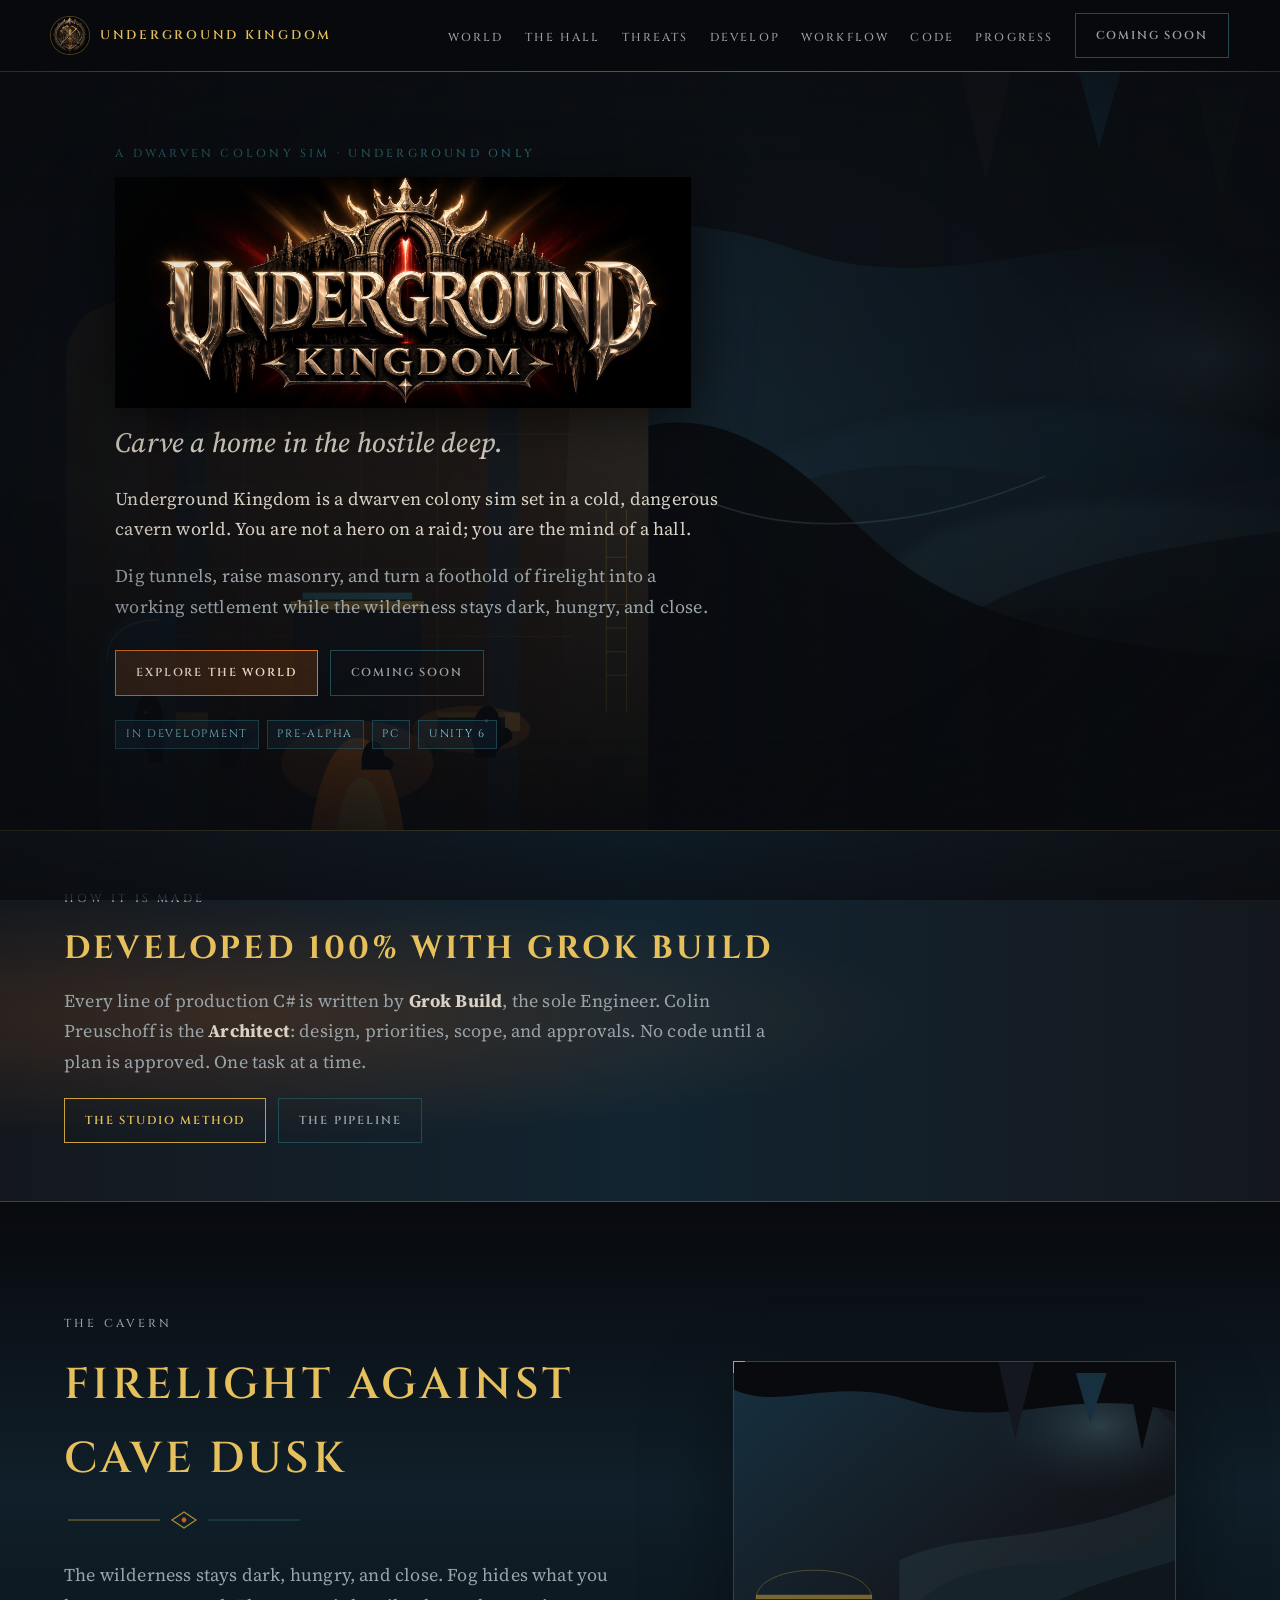
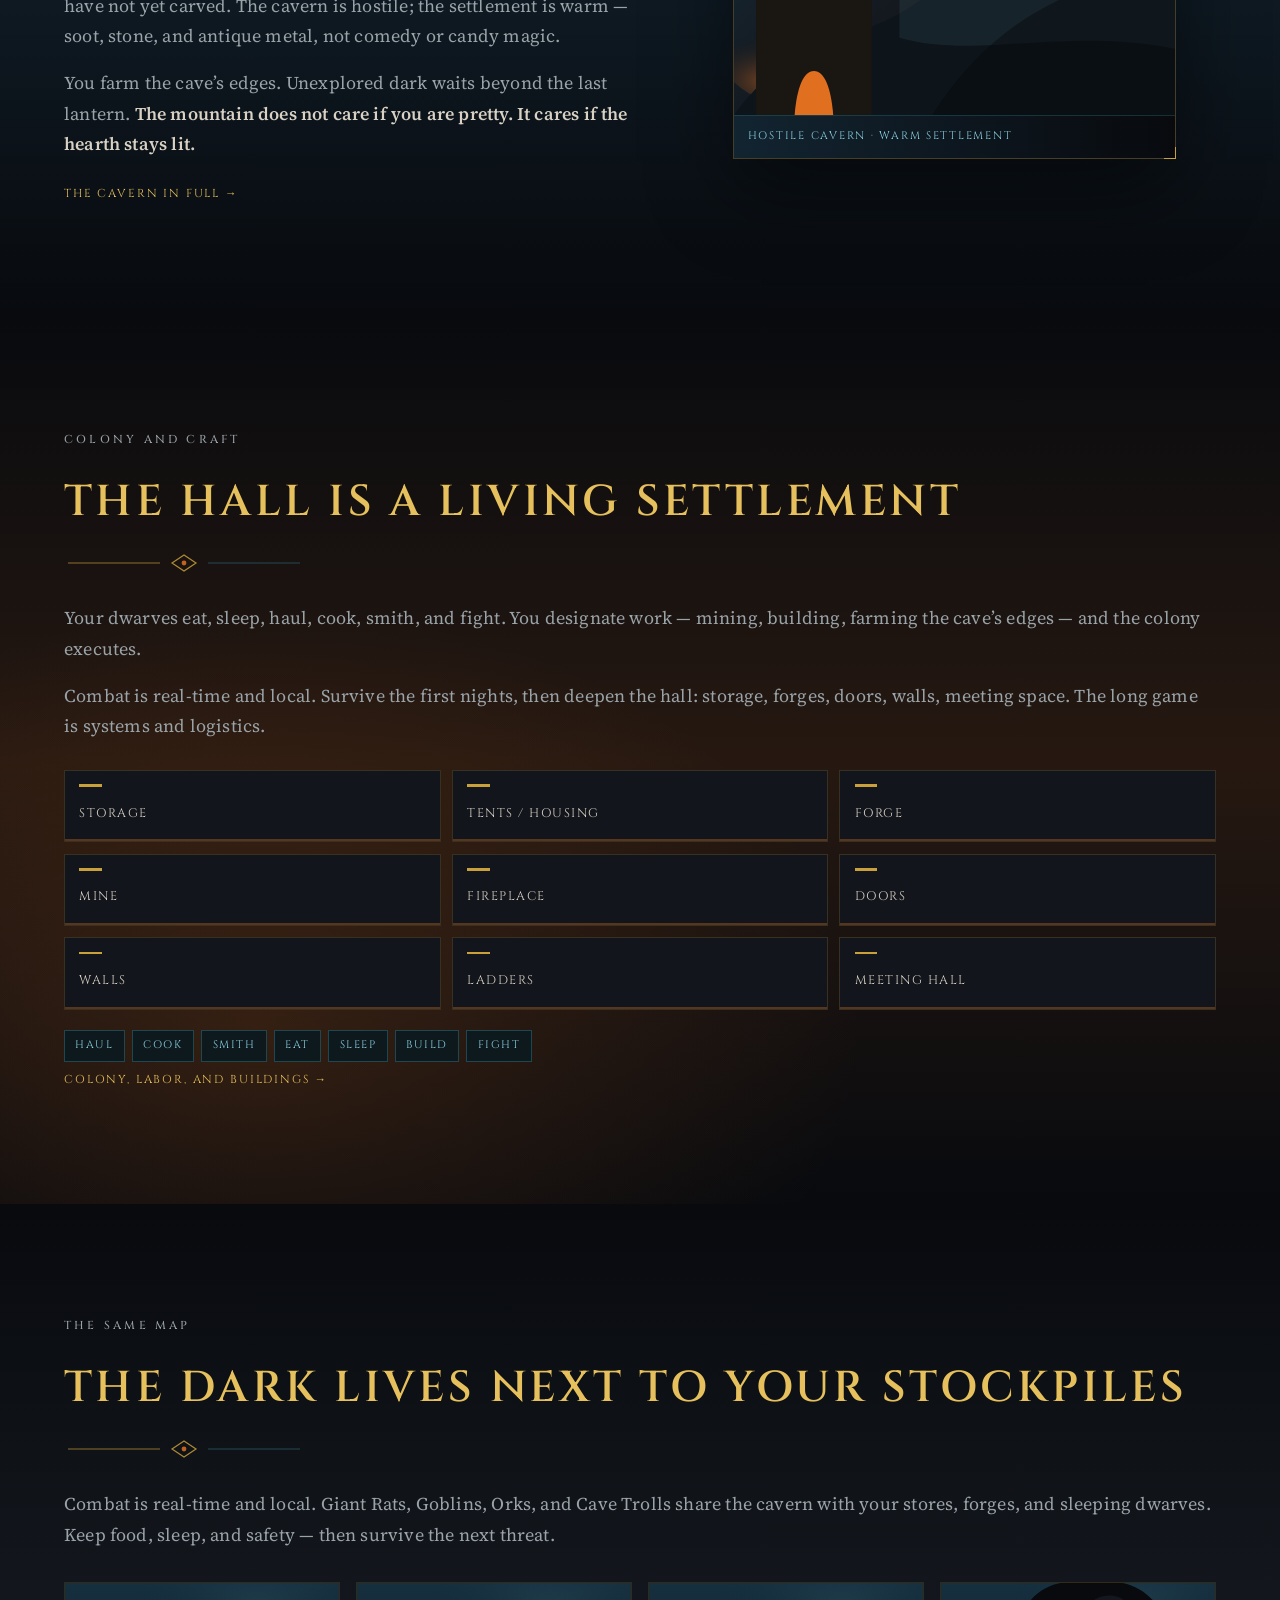
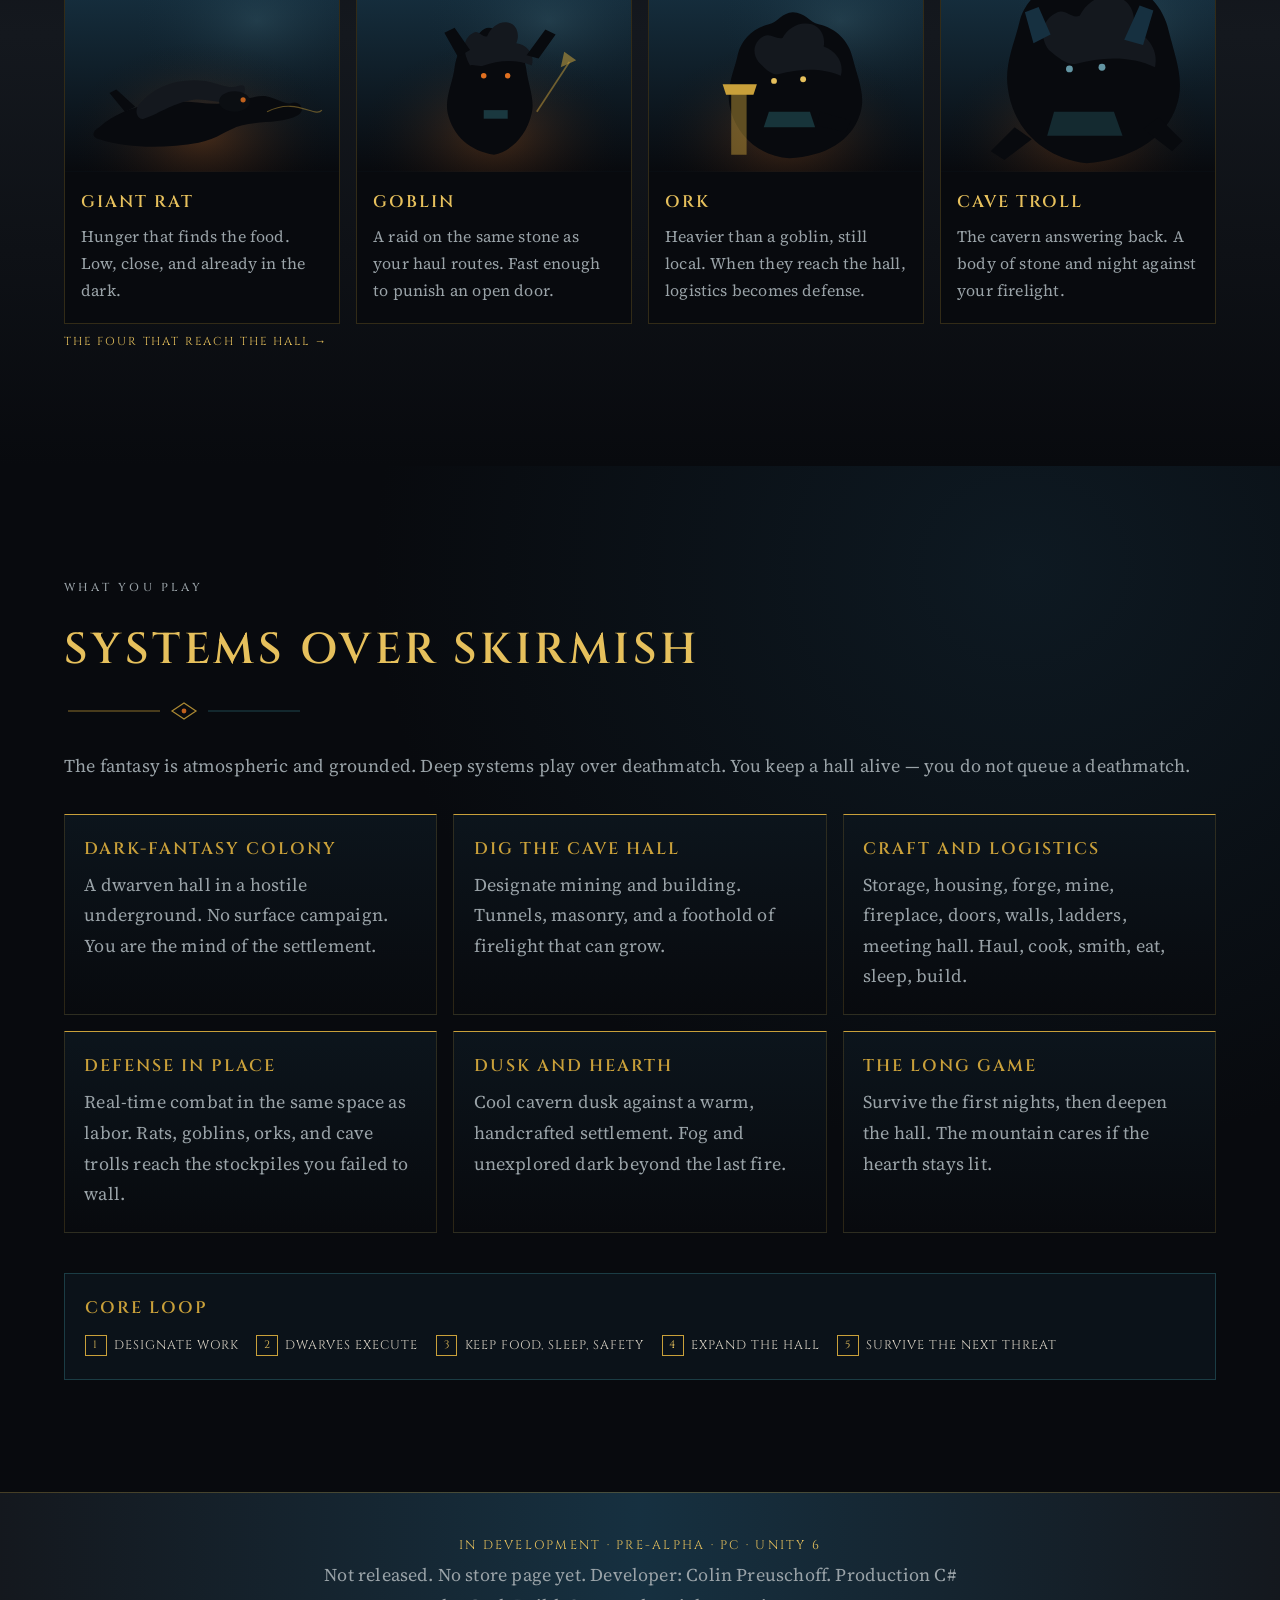
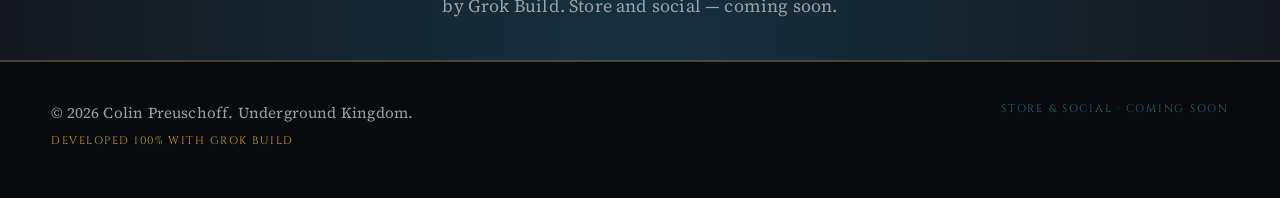
<file: docs/index.html>
<!DOCTYPE html>
<html lang="en">
<head>
  <meta charset="utf-8">
  <meta name="viewport" content="width=device-width, initial-scale=1">
  <title>Underground Kingdom — a dwarven colony sim</title>
  <meta name="description" content="Underground Kingdom is a dwarven colony sim set in a cold, dangerous cavern world. Dig tunnels, raise masonry, and keep the hearth lit. Developed 100% with Grok Build. PC. Unity 6. In development.">
  <meta name="theme-color" content="#080A0E">
  <meta name="robots" content="index,follow">
  <meta property="og:title" content="Underground Kingdom">
  <meta property="og:description" content="Underground Kingdom is a dwarven colony sim set in a cold, dangerous cavern world. Dig tunnels, raise masonry, and keep the hearth lit. Developed 100% with Grok Build. PC. Unity 6. In development.">
  <meta property="og:type" content="website">
  <meta property="og:image" content="https://colinpreuschoff47-a11y.github.io/underground-kingdom-web/assets/og-card.jpg">
  <meta name="twitter:card" content="summary_large_image">
  <meta name="twitter:image" content="https://colinpreuschoff47-a11y.github.io/underground-kingdom-web/assets/og-card.jpg">
  <link rel="icon" href="assets/favicon.png" type="image/png" sizes="32x32">
  <link rel="icon" href="assets/logo-icon-192.png" type="image/png" sizes="192x192">
  <link rel="apple-touch-icon" href="assets/apple-touch-icon.png">
  <link rel="preconnect" href="https://fonts.googleapis.com">
  <link rel="preconnect" href="https://fonts.gstatic.com" crossorigin>
  <link rel="stylesheet" href="https://fonts.googleapis.com/css2?family=Cinzel:wght@400;500;600;700&family=Source+Serif+4:opsz,wght@8..60,400;8..60,500;8..60,600;8..60,700&display=swap">
  <link rel="stylesheet" href="css/styles.css">
  <script>document.documentElement.classList.add("js");</script>
</head>
<body>
  <div class="grain" aria-hidden="true"></div>
  <div class="vignette" aria-hidden="true"></div>

  <a class="skip" href="#main">Skip to content</a>

  <header class="site-nav">
    <a class="wordmark" href="index.html" aria-current="page">
      <img src="assets/logo-icon-64.png" width="64" height="64" alt="">
      <span>Underground Kingdom</span>
    </a>
    <button class="nav-toggle" type="button" aria-expanded="false" aria-controls="site-links" aria-label="Open menu">
      <span></span>
    </button>
    <nav aria-label="Primary">
      <ul class="nav-links" id="site-links">
        <li><a href="world.html">World</a></li>
        <li><a href="hall.html">The Hall</a></li>
        <li><a href="threats.html">Threats</a></li>
        <li><a href="develop.html">Develop</a></li>
        <li><a href="workflow.html">Workflow</a></li>
        <li><a href="code.html">Code</a></li>
        <li><a href="progress.html">Progress</a></li>
        <li><button class="btn btn-mute" type="button" data-coming-soon>Coming soon</button></li>
      </ul>
    </nav>
  </header>

  <main id="main">

    <section class="hero" id="top" aria-labelledby="game-title">
      <div class="hero-art">
        <img src="assets/hero-cavern.svg" width="1600" height="900" alt="">
      </div>
      <div class="hero-shade" aria-hidden="true"></div>
      <div class="hero-inner reveal">
        <p class="kicker">A dwarven colony sim · underground only</p>
        <h1 id="game-title" class="sr-only">Underground Kingdom</h1>
        <img class="hero-logo" src="assets/logo-wordmark.jpg" width="1080" height="432" alt="Underground Kingdom">
        <p class="tagline">Carve a home in the hostile deep.</p>
        <p class="lede">Underground Kingdom is a dwarven colony sim set in a cold, dangerous cavern world. You are not a hero on a raid; you are the mind of a hall.</p>
        <p class="lede">Dig tunnels, raise masonry, and turn a foothold of firelight into a working settlement while the wilderness stays dark, hungry, and close.</p>
        <div class="hero-actions">
          <a class="btn btn-fire" href="world.html">Explore the world</a>
          <button class="btn btn-mute" type="button" data-coming-soon>Coming soon</button>
        </div>
        <ul class="status-chips">
          <li>In development</li>
          <li>Pre-alpha</li>
          <li>PC</li>
          <li>Unity 6</li>
        </ul>
      </div>
    </section>

    <section class="band" aria-labelledby="ai-title" data-reveal>
      <div class="band-inner">
        <p class="kicker">How it is made</p>
        <h2 id="ai-title">Developed 100% with Grok Build</h2>
        <p>Every line of production C# is written by <strong>Grok Build</strong>, the sole Engineer. Colin Preuschoff is the <strong>Architect</strong>: design, priorities, scope, and approvals. No code until a plan is approved. One task at a time.</p>
        <div class="page-actions">
          <a class="btn" href="develop.html">The studio method</a>
          <a class="btn btn-mute" href="workflow.html">The pipeline</a>
        </div>
      </div>
    </section>

    <section class="section world" id="world" aria-labelledby="world-title" data-reveal>
      <div class="section-inner split">
        <div class="copy">
          <p class="kicker">The cavern</p>
          <h2 id="world-title">Firelight against cave dusk</h2>
          <img class="gold-rule" src="assets/ornament.svg" width="240" height="24" alt="">
          <p>The wilderness stays dark, hungry, and close. Fog hides what you have not yet carved. The cavern is hostile; the settlement is warm — soot, stone, and antique metal, not comedy or candy magic.</p>
          <p>You farm the cave’s edges. Unexplored dark waits beyond the last lantern. <strong>The mountain does not care if you are pretty. It cares if the hearth stays lit.</strong></p>
          <a class="tease-link" href="world.html">The cavern in full →</a>
        </div>
        <figure class="frame">
          <img src="assets/world-dusk.svg" width="800" height="640" alt="A small firelit hall against a cold, unexplored cavern.">
          <figcaption class="caption">Hostile cavern · warm settlement</figcaption>
        </figure>
      </div>
    </section>

    <section class="section hall" id="hall" aria-labelledby="hall-title" data-reveal>
      <div class="section-inner">
        <p class="kicker">Colony and craft</p>
        <h2 id="hall-title">The hall is a living settlement</h2>
        <img class="gold-rule" src="assets/ornament.svg" width="240" height="24" alt="">
        <p>Your dwarves eat, sleep, haul, cook, smith, and fight. You designate work — mining, building, farming the cave’s edges — and the colony executes.</p>
        <p>Combat is real-time and local. Survive the first nights, then deepen the hall: storage, forges, doors, walls, meeting space. The long game is systems and logistics.</p>
        <ul class="works">
          <li><span class="mark" aria-hidden="true"></span><span>Storage</span></li>
          <li><span class="mark" aria-hidden="true"></span><span>Tents / housing</span></li>
          <li><span class="mark" aria-hidden="true"></span><span>Forge</span></li>
          <li><span class="mark" aria-hidden="true"></span><span>Mine</span></li>
          <li><span class="mark" aria-hidden="true"></span><span>Fireplace</span></li>
          <li><span class="mark" aria-hidden="true"></span><span>Doors</span></li>
          <li><span class="mark" aria-hidden="true"></span><span>Walls</span></li>
          <li><span class="mark" aria-hidden="true"></span><span>Ladders</span></li>
          <li><span class="mark" aria-hidden="true"></span><span>Meeting hall</span></li>
        </ul>
        <ul class="labor" aria-label="Dwarf labor">
          <li>Haul</li>
          <li>Cook</li>
          <li>Smith</li>
          <li>Eat</li>
          <li>Sleep</li>
          <li>Build</li>
          <li>Fight</li>
        </ul>
        <a class="tease-link" href="hall.html">Colony, labor, and buildings →</a>
      </div>
    </section>

    <section class="section threats" id="threats" aria-labelledby="threats-title" data-reveal>
      <div class="section-inner">
        <p class="kicker">The same map</p>
        <h2 id="threats-title">The dark lives next to your stockpiles</h2>
        <img class="gold-rule" src="assets/ornament.svg" width="240" height="24" alt="">
        <p>Combat is real-time and local. Giant Rats, Goblins, Orks, and Cave Trolls share the cavern with your stores, forges, and sleeping dwarves. Keep food, sleep, and safety — then survive the next threat.</p>
        <ul class="threat-grid">
          <li class="threat">
            <img src="assets/threat-rat.svg" width="320" height="220" alt="">
            <div class="threat-body">
              <h3>Giant Rat</h3>
              <p>Hunger that finds the food. Low, close, and already in the dark.</p>
            </div>
          </li>
          <li class="threat">
            <img src="assets/threat-goblin.svg" width="320" height="220" alt="">
            <div class="threat-body">
              <h3>Goblin</h3>
              <p>A raid on the same stone as your haul routes. Fast enough to punish an open door.</p>
            </div>
          </li>
          <li class="threat">
            <img src="assets/threat-ork.svg" width="320" height="220" alt="">
            <div class="threat-body">
              <h3>Ork</h3>
              <p>Heavier than a goblin, still local. When they reach the hall, logistics becomes defense.</p>
            </div>
          </li>
          <li class="threat">
            <img src="assets/threat-troll.svg" width="320" height="220" alt="">
            <div class="threat-body">
              <h3>Cave Troll</h3>
              <p>The cavern answering back. A body of stone and night against your firelight.</p>
            </div>
          </li>
        </ul>
        <a class="tease-link" href="threats.html">The four that reach the hall →</a>
      </div>
    </section>

    <section class="section features" id="features" aria-labelledby="features-title" data-reveal>
      <div class="section-inner">
        <p class="kicker">What you play</p>
        <h2 id="features-title">Systems over skirmish</h2>
        <img class="gold-rule" src="assets/ornament.svg" width="240" height="24" alt="">
        <p>The fantasy is atmospheric and grounded. Deep systems play over deathmatch. You keep a hall alive — you do not queue a deathmatch.</p>
        <ul class="feature-grid">
          <li class="feature">
            <h3>Dark-fantasy colony</h3>
            <p>A dwarven hall in a hostile underground. No surface campaign. You are the mind of the settlement.</p>
          </li>
          <li class="feature">
            <h3>Dig the cave hall</h3>
            <p>Designate mining and building. Tunnels, masonry, and a foothold of firelight that can grow.</p>
          </li>
          <li class="feature">
            <h3>Craft and logistics</h3>
            <p>Storage, housing, forge, mine, fireplace, doors, walls, ladders, meeting hall. Haul, cook, smith, eat, sleep, build.</p>
          </li>
          <li class="feature">
            <h3>Defense in place</h3>
            <p>Real-time combat in the same space as labor. Rats, goblins, orks, and cave trolls reach the stockpiles you failed to wall.</p>
          </li>
          <li class="feature">
            <h3>Dusk and hearth</h3>
            <p>Cool cavern dusk against a warm, handcrafted settlement. Fog and unexplored dark beyond the last fire.</p>
          </li>
          <li class="feature">
            <h3>The long game</h3>
            <p>Survive the first nights, then deepen the hall. The mountain cares if the hearth stays lit.</p>
          </li>
        </ul>
        <div class="loop">
          <h3>Core loop</h3>
          <ol>
            <li>Designate work</li>
            <li>Dwarves execute</li>
            <li>Keep food, sleep, safety</li>
            <li>Expand the hall</li>
            <li>Survive the next threat</li>
          </ol>
        </div>
      </div>
    </section>

    <aside class="status" data-reveal>
      <p class="dev">In development · Pre-alpha · PC · Unity 6</p>
      <p>Not released. No store page yet. Developer: Colin Preuschoff. Production C# by Grok Build. Store and social — coming soon.</p>
    </aside>

  </main>

  <footer class="site-foot">
    <div>
      <small>© 2026 Colin Preuschoff. Underground Kingdom.</small>
      <span class="credit">Developed 100% with Grok Build</span>
    </div>
    <span class="soon">Store &amp; social · Coming soon</span>
  </footer>

  <dialog class="soon-dialog" id="coming-soon" aria-labelledby="soon-title">
    <h2 id="soon-title">Coming soon</h2>
    <p>Store pages and social channels are not live. Underground Kingdom is in pre-alpha on PC and is not released.</p>
    <button class="btn" type="button">Close</button>
  </dialog>

  <script src="js/main.js"></script>
</body>
</html>
</file>
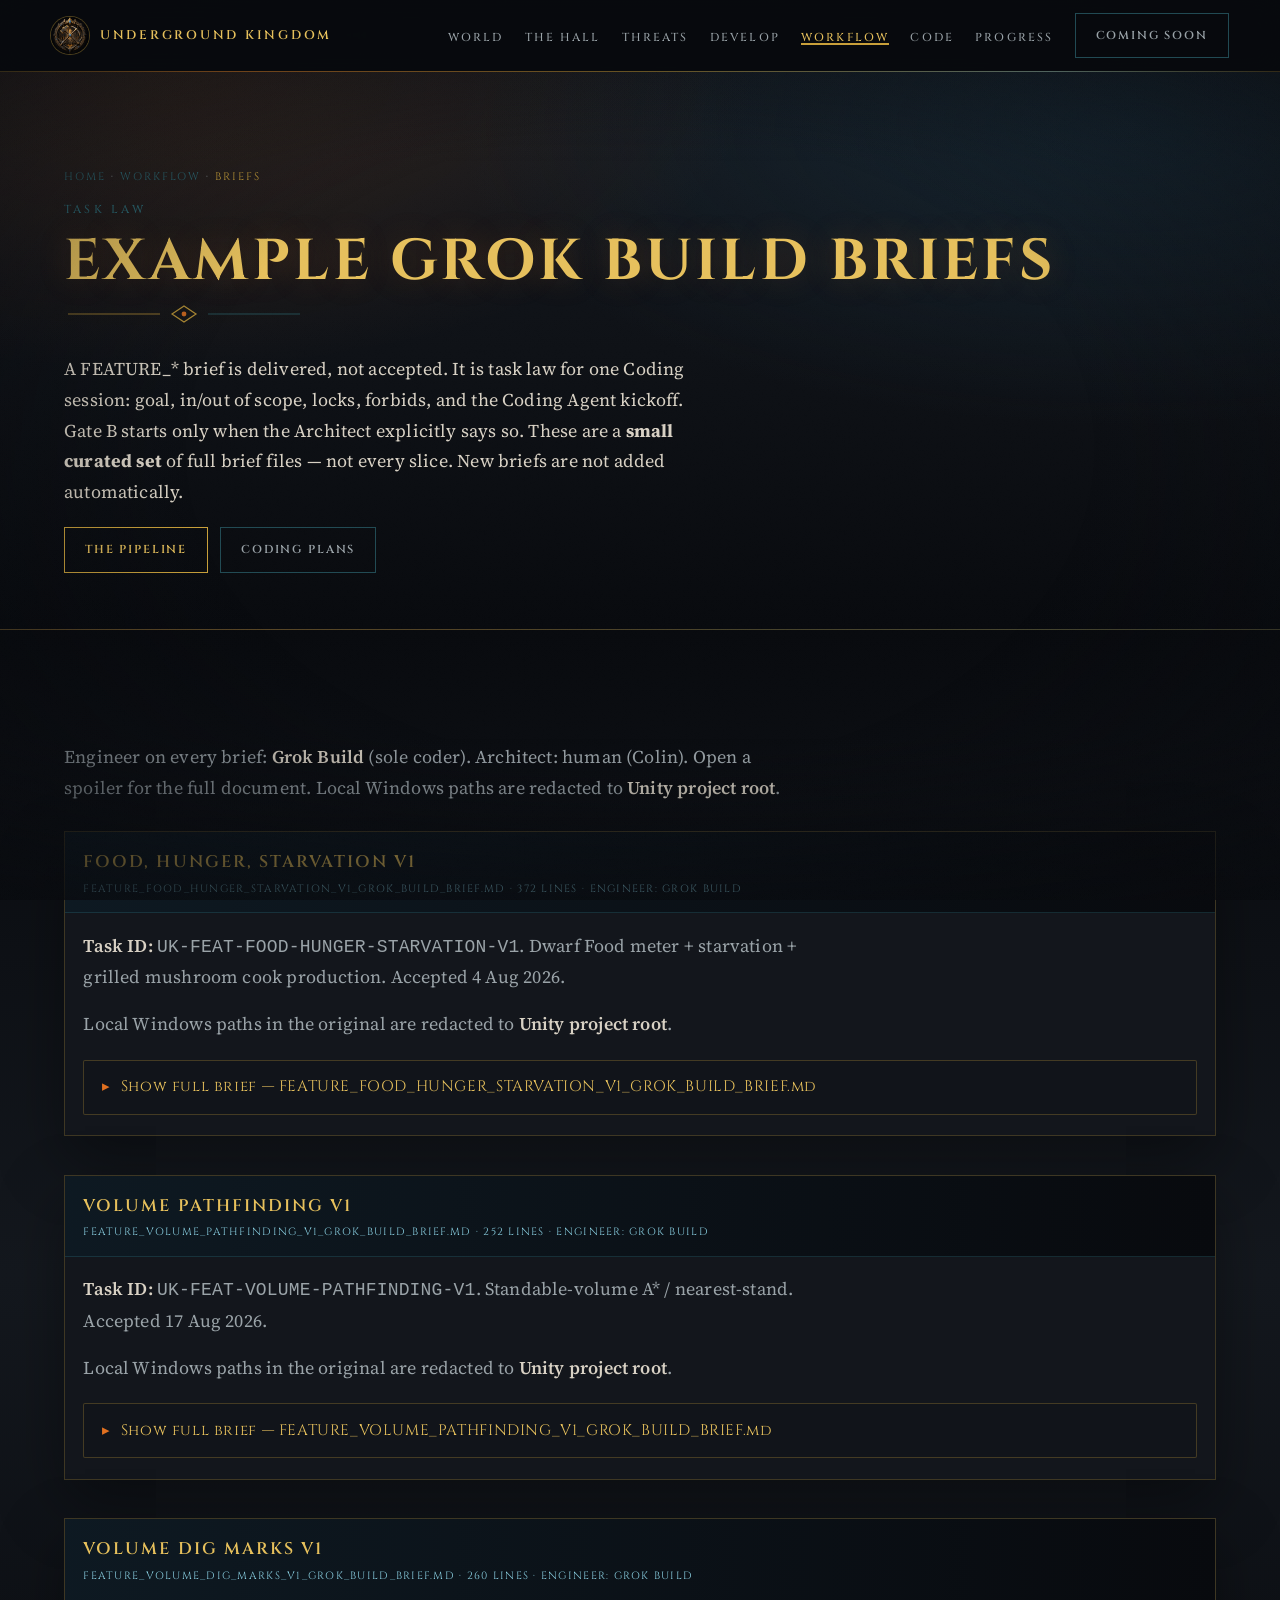
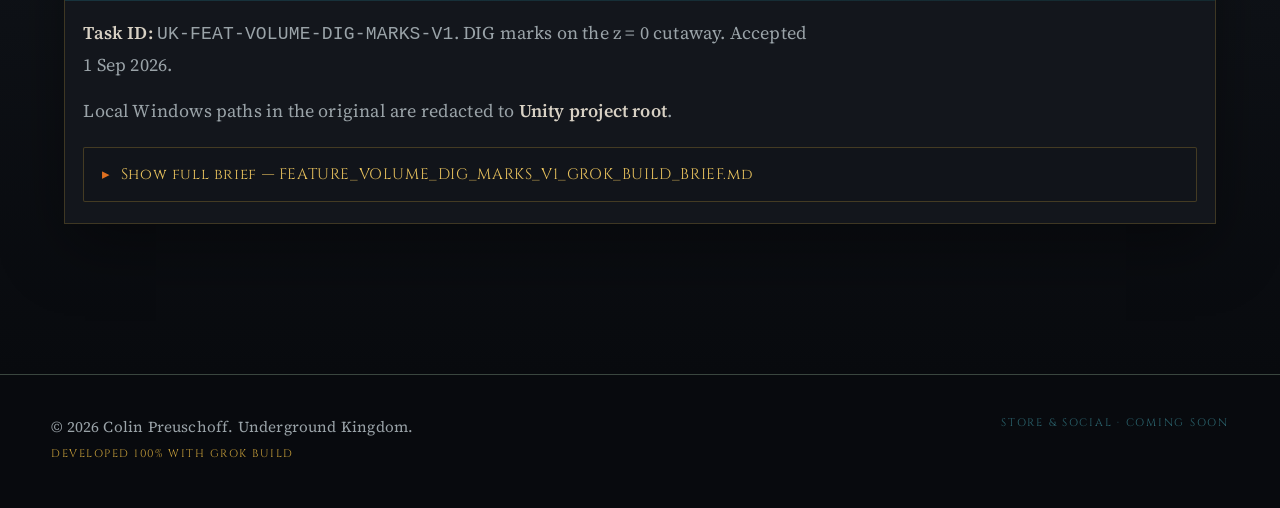
<file: docs/briefs.html>
<!DOCTYPE html>
<html lang="en">
<head>
  <meta charset="utf-8">
  <meta name="viewport" content="width=device-width, initial-scale=1">
  <title>Example Grok Build briefs — Underground Kingdom</title>
  <meta name="description" content="Full Grok Build FEATURE_* briefs behind spoilers: food, sleep, inspection, volume pathfinding, dig marks, live Z, back-wall climb, cutover, large service split V2.">
  <meta name="theme-color" content="#080A0E">
  <meta name="robots" content="index,follow">
  <meta property="og:title" content="Example Grok Build briefs">
  <meta property="og:description" content="Full Grok Build FEATURE_* briefs behind spoilers: food, sleep, inspection, volume pathfinding, dig marks, live Z, back-wall climb, cutover, large service split V2.">
  <meta property="og:type" content="website">
  <meta property="og:image" content="https://colinpreuschoff47-a11y.github.io/underground-kingdom-web/assets/og-card.jpg">
  <meta name="twitter:card" content="summary_large_image">
  <meta name="twitter:image" content="https://colinpreuschoff47-a11y.github.io/underground-kingdom-web/assets/og-card.jpg">
  <link rel="icon" href="assets/favicon.png" type="image/png" sizes="32x32">
  <link rel="icon" href="assets/logo-icon-192.png" type="image/png" sizes="192x192">
  <link rel="apple-touch-icon" href="assets/apple-touch-icon.png">
  <link rel="preconnect" href="https://fonts.googleapis.com">
  <link rel="preconnect" href="https://fonts.gstatic.com" crossorigin>
  <link rel="stylesheet" href="https://fonts.googleapis.com/css2?family=Cinzel:wght@400;500;600;700&family=Source+Serif+4:opsz,wght@8..60,400;8..60,500;8..60,600;8..60,700&display=swap">
  <link rel="stylesheet" href="css/styles.css">
  <script>document.documentElement.classList.add("js");</script>
</head>
<body>
  <div class="grain" aria-hidden="true"></div>
  <div class="vignette" aria-hidden="true"></div>

  <a class="skip" href="#main">Skip to content</a>

  <header class="site-nav">
    <a class="wordmark" href="index.html">
      <img src="assets/logo-icon-64.png" width="64" height="64" alt="">
      <span>Underground Kingdom</span>
    </a>
    <button class="nav-toggle" type="button" aria-expanded="false" aria-controls="site-links" aria-label="Open menu">
      <span></span>
    </button>
    <nav aria-label="Primary">
      <ul class="nav-links" id="site-links">
        <li><a href="world.html">World</a></li>
        <li><a href="hall.html">The Hall</a></li>
        <li><a href="threats.html">Threats</a></li>
        <li><a href="develop.html">Develop</a></li>
        <li><a href="workflow.html" aria-current="page">Workflow</a></li>
        <li><a href="code.html">Code</a></li>
        <li><a href="progress.html">Progress</a></li>
        <li><button class="btn btn-mute" type="button" data-coming-soon>Coming soon</button></li>
      </ul>
    </nav>
  </header>

  <main id="main">
    <header class="page-hero">
      <div class="page-hero-inner reveal">
        <p class="crumb"><a href="index.html">Home</a> · <a href="workflow.html">Workflow</a> · <span>Briefs</span></p>
        <p class="kicker">Task law</p>
        <h1>Example Grok Build briefs</h1>
        <img class="gold-rule" src="assets/ornament.svg" width="240" height="24" alt="">
        <p class="lede">A FEATURE_* brief is delivered, not accepted. It is task law for one Coding session: goal, in/out of scope, locks, forbids, and the Coding Agent kickoff. Gate B starts only when the Architect explicitly says so. These are a <strong>small curated set</strong> of full brief files — not every slice. New briefs are not added automatically.</p>
        <div class="page-actions"><a class="btn" href="workflow.html">The pipeline</a> <a class="btn btn-mute" href="plans.html">Coding plans</a></div>
      </div>
    </header>
    <section class="section studio" data-reveal>
      <div class="section-inner article">
        <p>Engineer on every brief: <strong>Grok Build</strong> (sole coder). Architect: human (Colin). Open a spoiler for the full document. Local Windows paths are redacted to <strong>Unity project root</strong>.</p>
        <article class="artifact" aria-labelledby="brief-UK-FEAT-FOOD-HUNGER-STARVATION-V1">
          <header>
            <h3 id="brief-UK-FEAT-FOOD-HUNGER-STARVATION-V1">Food, hunger, starvation V1</h3>
            <p class="file-cap">FEATURE_FOOD_HUNGER_STARVATION_V1_GROK_BUILD_BRIEF.md · 372 lines · Engineer: Grok Build</p>
          </header>
          <div class="body">
            <p><strong>Task ID:</strong> <code>UK-FEAT-FOOD-HUNGER-STARVATION-V1</code>. Dwarf Food meter + starvation + grilled mushroom cook production. Accepted 4 Aug 2026.</p>
            <p>Local Windows paths in the original are redacted to <strong>Unity project root</strong>.</p>
        <details class="spoiler">
          <summary>Show full brief — FEATURE_FOOD_HUNGER_STARVATION_V1_GROK_BUILD_BRIEF.md</summary>
          <div class="spoiler-body md-doc">
<h1>Feature — Food Meter, Starvation &amp; Cook Production V1</h1>
<h2>Grok Build Task Brief (Architect-gated)</h2>
<table>
<thead>
<tr>
<th>Field</th>
<th>Value</th>
</tr>
</thead>
<tbody>
<tr>
<td><strong>Task ID</strong></td>
<td><code>UK-FEAT-FOOD-HUNGER-STARVATION-V1</code></td>
</tr>
<tr>
<td><strong>Feature / version</strong></td>
<td>Dwarf <strong>Food</strong> meter + starvation damage/death + <strong>grilled mushroom</strong> cook production (Kitchen / Fireplace) <strong>V1</strong></td>
</tr>
<tr>
<td><strong>Depends on</strong></td>
<td>Migration complete product baseline: Agents HP/death (P11), Buildings forge orders + local I/O inventories (P10/P15), Labor smithing executor + claim order, ItemCatalog (P14), Inspect dwarf panel, Agents save/load (P13)</td>
</tr>
<tr>
<td><strong>Engineer</strong></td>
<td>Grok Build (sole coder)</td>
</tr>
<tr>
<td><strong>Architect</strong></td>
<td>Human (Colin) — approvals and acceptance</td>
</tr>
<tr>
<td><strong>Status</strong></td>
<td>Ready for Coding Gate B Phase 1 after Architect brief approval</td>
</tr>
<tr>
<td><strong>Product</strong></td>
<td>Underground Kingdom (Unity / C#)</td>
</tr>
<tr>
<td><strong>Language</strong></td>
<td>English (brief + code identifiers)</td>
</tr>
<tr>
<td><strong>Unity project root</strong></td>
<td><code>Unity project root</code></td>
</tr>
<tr>
<td><strong>Architecture docs root</strong></td>
<td><code>Unity project root/architecture_docs/</code></td>
</tr>
</tbody>
</table>
<hr>
<h2>0. How to use this brief</h2>
<h3>For the Architect</h3>
<ol>
<li>Validate <strong>§12 Spec/content locks</strong> (especially interim recipe ratio and cook inventory table).  </li>
<li>Reply <strong>approve brief</strong> (or list overrides).  </li>
<li>Start a <strong>fresh Coding</strong> session with the kickoff block in <strong>§14</strong>.  </li>
<li>Coding: Gate B plan → you approve plan → implement + tests → you play-test → accept → git snapshot per <code>AGENTS.md</code>.</li>
</ol>
<h3>For Grok Build (Coding Engineer)</h3>
<ol>
<li>Obey <code>architecture_docs/AGENTS.md</code> Gate B.  </li>
<li>This brief is <strong>task law</strong> for this session only.  </li>
<li>Produce <strong>Phase 1 plan only</strong> first — <strong>no production code</strong> until Architect approves implementation.  </li>
<li>Do <strong>not</strong> implement auto-eat AI, player eat UX, or a public consume/eat API (explicitly out of scope).  </li>
<li>Do <strong>not</strong> invent extra food types, thirst/drinks need, or kitchen recipes beyond locks.</li>
</ol>
<hr>
<h2>1. Architect intent (non-normative summary)</h2>
<ol>
<li>Dwarfs have a <strong>Food</strong> meter (0–100). <strong>100 = fully fed</strong>; <strong>0 = starving</strong>. Avoid “hunger bar” wording (full hunger is contradictory).  </li>
<li>Meter <strong>drains over sim time</strong>; at <strong>0</strong>, dwarfs take <strong>HP damage at the same pace</strong> and can <strong>die</strong>.  </li>
<li>Starvation damage <strong>ignores defense</strong>.  </li>
<li>Only <strong>dwarfs</strong> are affected (not enemies, moles, buildings).  </li>
<li>No edible <strong>food items</strong> exist today → add <strong>one</strong>: <strong>Grilled Mushroom</strong> (ItemCatalog consumable; restores <strong>+20</strong> Food when eaten later).  </li>
<li><strong>Drinks</strong> (<code>ale</code>) do <strong>not</strong> affect the Food meter.  </li>
<li><strong>Kitchen</strong> and <strong>Fireplace</strong> can <strong>cook</strong> grilled mushroom via <strong>order-based production</strong> (forge-like), with output landing in <strong>building output slots</strong>.  </li>
<li><strong>Eating / auto-eat / consume API</strong> is <strong>out of scope</strong> this session — Food restore value is content for the item; no runtime eat path required yet.  </li>
<li>Architect direction: consider a <strong>shared building production</strong> path (forge-like I/O orders, reusable for future craft buildings).</li>
</ol>
<hr>
<h2>2. Prerequisites + baseline on disk (verify; do not rebuild / do not regress)</h2>
<table>
<thead>
<tr>
<th>Area</th>
<th>On-disk fact (verify)</th>
</tr>
</thead>
<tbody>
<tr>
<td>Colonist vitals</td>
<td><code>Colonist</code>: Max HP <strong>100</strong>, <code>Health</code>, <code>ReceiveDamage</code> / <code>Kill</code> / <code>DwarfDied</code>; inventory discarded on death</td>
</tr>
<tr>
<td>Combat defense</td>
<td><code>ReceiveDamage</code> applies base + equipped defense via combat kernel (<code>actual = max(0, raw − defense)</code>)</td>
</tr>
<tr>
<td>Food / needs</td>
<td><strong>None</strong> — no Food meter, drain tick, or starvation</td>
</tr>
<tr>
<td>Resources</td>
<td><code>cave_mushroom</code>, <code>darkcap</code> (class mushrooms); <code>ale</code> (drinks); <strong>no food class / no grilled mushroom</strong></td>
</tr>
<tr>
<td>Items</td>
<td><code>ItemCatalog</code>: Weapon / Armor / Tool only; consumable <strong>equipment slots</strong> exist but unused for food</td>
</tr>
<tr>
<td>Kitchen</td>
<td>Catalog shell (<code>kitchen</code> multilevel); <strong>no</strong> inventory, <strong>no</strong> produces, <strong>no</strong> orders</td>
</tr>
<tr>
<td>Fireplace</td>
<td>Catalog non-upgradable 1×1; free starter; <strong>no</strong> inventory / orders; vision/spawn role only</td>
</tr>
<tr>
<td>Forge production</td>
<td><code>BuildingInventory</code> I/O; <code>SmithingOrder</code>; <code>BuildingForgeCoordinator</code>; Labor <code>ExecuteSmithing</code>; UI Order Steel/Mithril x5; hauls + input capacity reservation</td>
</tr>
<tr>
<td>Passive production</td>
<td>Every <strong>10 s</strong> credits <code>Produces</code> to <strong>global</strong> Economy only (mine, brewery, etc.) — not item cook</td>
</tr>
<tr>
<td>Inspect dwarf</td>
<td><code>FormatDwarfContent</code>: HP, Atk/Def, task, inventory — <strong>no</strong> Food line</td>
</tr>
<tr>
<td>Agents save</td>
<td><code>ColonistSaveEntry</code> has health; <strong>no</strong> Food field</td>
</tr>
<tr>
<td>Claim order</td>
<td>BUILD → DEMOLISH → SMITHING → AUTO_DELIVER → DIG → HARVEST</td>
</tr>
</tbody>
</table>
<p><strong>Do not regress:</strong> forge steel/mithril path, forge reservations, passive producers, death unassign, dig/harvest, free fireplace starter, multi-resource haul packing.</p>
<hr>
<h2>3. Goal (one paragraph)</h2>
<p>Introduce a per-dwarf <strong>Food</strong> need (0–100, start full) that drains at <strong>1 point per 10 sim-seconds</strong> and, at <strong>0</strong>, applies <strong>1 HP per 10 sim-seconds</strong> with <strong>defense ignored</strong>, using the existing death pipeline when HP reaches 0. Add content item <strong><code>grilled_mushroom</code></strong> (display <strong>Grilled Mushroom</strong>, food consumable, <strong>+20</strong> Food restore when a future eat path exists). Enable <strong>order-based cooking</strong> at <strong>Kitchen</strong> and <strong>Fireplace</strong>: consume <strong><code>cave_mushroom</code></strong> from <strong>building input slots</strong>, after <strong>5 s</strong> per unit write <strong>grilled mushroom</strong> into <strong>building output slots</strong>, reusing forge-like order / haul / labor patterns (optionally via a shared production collaborator). Show <strong>Food X/100</strong> on dwarf Inspect; <strong>persist Food</strong> in agents save/load. <strong>No</strong> auto-eat AI and <strong>no</strong> consume API in V1.</p>
<hr>
<h2>4. Authoritative references (priority)</h2>
<table>
<thead>
<tr>
<th>Priority</th>
<th>Doc / source</th>
<th>Use</th>
</tr>
</thead>
<tbody>
<tr>
<td>1</td>
<td><code>architecture_docs/AGENTS.md</code></td>
<td>Gate B, no-guess, git snapshot after accept</td>
</tr>
<tr>
<td>2</td>
<td><strong>This brief</strong></td>
<td>Task scope + locks (Architect chat decisions)</td>
</tr>
<tr>
<td>3</td>
<td>Architect chat answers (Brief Writer session)</td>
<td>Food meter name; Q1–Q11 resolutions</td>
</tr>
<tr>
<td>4</td>
<td><code>architecture_docs/UNITY_MASTER_ARCHITECTURE.md</code> §12 Agents, §13 Labor, Buildings/Inventory</td>
<td>Ownership</td>
</tr>
<tr>
<td>5</td>
<td><code>architecture_docs/building_manager.md</code></td>
<td>Forge order / inventory / reservation model to mirror</td>
</tr>
<tr>
<td>6</td>
<td><code>docs/DECISIONS.md</code></td>
<td>Combat death; forge production; update after implement</td>
</tr>
<tr>
<td>7</td>
<td>On-disk <code>AgentService</code>, <code>Colonist</code>, <code>BuildingForgeCoordinator</code>, <code>BuildingInventory</code>, <code>LaborService</code> smithing, <code>ItemCatalog</code>, Inspect HUD</td>
<td>Baseline reuse</td>
</tr>
</tbody>
</table>
<hr>
<h2>5. In scope (concrete deliverables)</h2>
<table>
<thead>
<tr>
<th>#</th>
<th>Deliverable</th>
</tr>
</thead>
<tbody>
<tr>
<td><strong>A. Food meter (Agents)</strong></td>
<td></td>
</tr>
<tr>
<td>A1</td>
<td>Per living colonist <strong>Food</strong> value: range <strong>0–100</strong>, constant max <strong>100</strong>.</td>
</tr>
<tr>
<td>A2</td>
<td>Spawn (primary + additional): start at <strong>100</strong> (fully fed).</td>
</tr>
<tr>
<td>A3</td>
<td>Sim tick (pause-respecting): while <code>Food &gt; 0</code>, accumulate time and apply <strong>−1 Food per 10.0 sim-seconds</strong> (same pacing style as other accumulators; fractional remainder OK).</td>
</tr>
<tr>
<td>A4</td>
<td>While <code>Food == 0</code>: do <strong>not</strong> reduce Food further; apply <strong>−1 HP per 10.0 sim-seconds</strong> via a path that <strong>ignores all defense</strong> (base + equipment). Prefer a dedicated starvation apply (e.g. <code>ApplyStarvationDamage</code> / <code>ReceiveDamageIgnoringDefense</code>) rather than calling normal <code>ReceiveDamage</code> with raw=1 (which would still subtract defense).</td>
</tr>
<tr>
<td>A5</td>
<td>When starvation (or any) HP reaches 0 → existing <strong><code>Kill</code></strong> / <strong><code>DwarfDied</code></strong> pipeline (tasks unassigned, inventory discarded).</td>
</tr>
<tr>
<td>A6</td>
<td><strong>Only colonists</strong> — no Food on enemies, moles, or buildings.</td>
</tr>
<tr>
<td>A7</td>
<td><strong>Save/load:</strong> persist Food on <code>ColonistSaveEntry</code>; load clamps to [0, 100]; missing field on old saves → <strong>100</strong> (fully fed default).</td>
</tr>
<tr>
<td><strong>B. Food item content</strong></td>
<td></td>
</tr>
<tr>
<td>B1</td>
<td>Add <strong><code>grilled_mushroom</code></strong> to <code>ItemCatalog</code>: display <strong>Grilled Mushroom</strong>.</td>
</tr>
<tr>
<td>B2</td>
<td>Extend item model as needed: e.g. <code>ItemType.Food</code> (or Consumable) + <strong>FoodRestoreAmount = 20</strong>. Preferred equip slot = consumable slots (for future equip/use).</td>
</tr>
<tr>
<td>B3</td>
<td><strong>No</strong> runtime eat / consume / auto-use path in V1 (Q11). Restore amount is data only.</td>
</tr>
<tr>
<td>B4</td>
<td>Document that <strong><code>ale</code> and all drinks</strong> do not affect Food; raw <strong><code>cave_mushroom</code> / <code>darkcap</code></strong> are <strong>not</strong> edible Food items for this system.</td>
</tr>
<tr>
<td><strong>C. Cook production (Kitchen + Fireplace)</strong></td>
<td></td>
</tr>
<tr>
<td>C1</td>
<td>Give <strong>Kitchen</strong> and <strong>Fireplace</strong> local <strong>input/output inventories</strong> (init on construct / starter place / upgrade finalize as applicable).</td>
</tr>
<tr>
<td>C2</td>
<td><strong>Order-based cooking</strong> (forge-like): player creates cook orders for grilled mushroom; dwarf labor processes units; queue/hold patterns may mirror forge where reuse is natural.</td>
</tr>
<tr>
<td>C3</td>
<td><strong>Recipe (V1 only):</strong> <strong>1× <code>cave_mushroom</code> (input resource) → 1× <code>grilled_mushroom</code> (output)</strong>; <strong>cook time = 5.0 seconds (5000 ms) per unit</strong>. <em>(Input:output ratio is </em><em>interim 1:1</em><em> — see §12; Architect may override at brief approval.)</em></td>
</tr>
<tr>
<td>C4</td>
<td><strong>Output destination:</strong> produced food lands in <strong>that building’s output slots</strong> only (not global Economy auto-credit). No auto-export to stockpile in V1 (same spirit as forge outputs).</td>
</tr>
<tr>
<td>C5</td>
<td><strong>Input logistics:</strong> spawn <strong>AUTO_DELIVER</strong> hauls of <code>cave_mushroom</code> into building <strong>input</strong> with <strong>capacity reservation</strong> (reuse forge haul/reserve patterns; multi-resource packer where applicable).</td>
</tr>
<tr>
<td>C6</td>
<td><strong>Both</strong> Kitchen and Fireplace support the same grilled-mushroom cook order (Fireplace is non-upgradable; Kitchen multilevel — same recipe all kitchen levels unless locks say otherwise).</td>
</tr>
<tr>
<td>C7</td>
<td><strong>Shared production direction:</strong> Phase 1 plan must propose one of: (i) extract/generalize a <strong>building production</strong> collaborator used by forge + cook, or (ii) a cook coordinator parallel to <code>BuildingForgeCoordinator</code> plus shared pure helpers. Prefer <strong>no new assembly</strong>. Large forge rewrite only if it clearly reduces duplication without regressing smithing.</td>
</tr>
<tr>
<td>C8</td>
<td><strong>Task / claim:</strong> cook work must be claimable by Labor (new <code>TaskType</code> <strong>or</strong> generalized production task — Coding plan chooses; must not break smithing). Place cook claim priority <strong>with or immediately adjacent to</strong> SMITHING in the claim order. Wire Builder (or equivalent) job preference if smithing already is preferred.</td>
</tr>
<tr>
<td>C9</td>
<td><strong>UX (minimal, forge-like):</strong> selecting Kitchen or Fireplace shows order control(s), e.g. <strong>Order Grilled Mushroom x5</strong> (and progress/cancel consistent with forge task list patterns where cheap).</td>
</tr>
<tr>
<td>C10</td>
<td><strong>Save/load:</strong> cook inventories + active/queued cook orders persist with buildings snapshot (mirror forge order save).</td>
</tr>
<tr>
<td><strong>D. Inspect UI</strong></td>
<td></td>
</tr>
<tr>
<td>D1</td>
<td>Dwarf Inspect content includes <strong><code>Food X/100</code></strong> (near HP line).</td>
</tr>
<tr>
<td><strong>E. Tests + docs</strong></td>
<td></td>
</tr>
<tr>
<td>E1</td>
<td>EditMode tests covering: spawn Food=100; drain −1 / 10s; at 0 Food apply −1 HP / 10s; high-defense colonist still takes full starvation HP; death at 0 HP from starvation; save/load Food; cook order consumes 1 cave_mushroom and after 5s adds grilled_mushroom to <strong>output</strong>; Kitchen and Fireplace both can host inventory/order path; forge steel path still works.</td>
</tr>
<tr>
<td>E2</td>
<td>Update module READMEs (Agents, Buildings, Labor, Content/Inventory as touched) + <code>docs/DECISIONS.md</code> entry for this feature.</td>
</tr>
</tbody>
</table>
<hr>
<h2>6. Out of scope / hard forbids</h2>
<table>
<thead>
<tr>
<th>Forbid</th>
<th>Why</th>
</tr>
</thead>
<tbody>
<tr>
<td>Auto-eat AI / Eat task / walk-to-food</td>
<td>Architect Q1=D</td>
</tr>
<tr>
<td>Consume / eat API or applying +20 Food from items at runtime</td>
<td>Architect Q11</td>
</tr>
<tr>
<td>When-to-eat thresholds, overfill policy beyond future use</td>
<td>Architect Q4 out of scope</td>
</tr>
<tr>
<td>Thirst / drinks need / ale affecting Food</td>
<td>Architect: drinks no effect</td>
</tr>
<tr>
<td>Treating raw mushrooms as edible Food items</td>
<td>Only grilled mushroom is food item</td>
</tr>
<tr>
<td>Extra food recipes / food types beyond grilled mushroom</td>
<td>Scope control</td>
</tr>
<tr>
<td>Auto-export cook output to global Economy / stockpile</td>
<td>Mirror forge; not requested</td>
</tr>
<tr>
<td>Kitchen passive free grilled mushroom without orders</td>
<td>Architect chose order-based (Q8=C)</td>
</tr>
<tr>
<td>New assemblies / packages</td>
<td>Hard guard unless Architect later approves</td>
</tr>
<tr>
<td>Enemy/mole Food</td>
<td>Dwarfs only</td>
</tr>
<tr>
<td>Morale, happiness, disease from hunger</td>
<td>Not requested</td>
</tr>
<tr>
<td>Redesign forge recipes or combat formula for normal damage</td>
<td>Unrelated</td>
</tr>
<tr>
<td>Full production building suite (brewery process rewrite, etc.)</td>
<td>Only Kitchen + Fireplace cook path</td>
</tr>
<tr>
<td>“While we are here” inventory redesign</td>
<td>Touch only as needed for food items / building I/O</td>
</tr>
</tbody>
</table>
<hr>
<h2>7. Architecture constraints</h2>
<table>
<thead>
<tr>
<th>Topic</th>
<th>Constraint</th>
</tr>
</thead>
<tbody>
<tr>
<td>Ownership</td>
<td><strong>Agents</strong> own Food meter + starvation HP + death; <strong>Content</strong> owns item/recipe static data; <strong>Buildings</strong> own cook orders + building inventories + haul spawn for cook inputs; <strong>Labor</strong> owns claiming/executing cook work; <strong>Session/UI</strong> owns Inspect line + order buttons; <strong>Economy</strong> only supplies <code>cave_mushroom</code> stock for hauls (not Food meter)</td>
</tr>
<tr>
<td>Assemblies</td>
<td>No new asmdefs; extend existing UK.Agents / UK.Buildings / UK.Labor / UK.Content / UK.Inventory / UK.Session as needed</td>
</tr>
<tr>
<td>Composition root</td>
<td>Wire any new collaborator only in <code>GameplayComposer</code> / existing BuildingService construction</td>
</tr>
<tr>
<td>Dependency direction</td>
<td>Agents must not gain Enemies dependency; Buildings must not own Labor AI; keep Combat kernel for normal damage — starvation bypasses defense without corrupting combat formula</td>
</tr>
<tr>
<td>Events</td>
<td>Optional: Food changed not required for V1; reuse <code>DwarfDied</code>; cook may mirror smithing order events or share production events — Coding plan</td>
</tr>
<tr>
<td>Data ownership</td>
<td>One Food value per colonist; cook order progress owned by Buildings (like smithing)</td>
</tr>
</tbody>
</table>
<hr>
<h2>8. Suggested types / touch list (sketch only — Coding plan may refine)</h2>
<table>
<thead>
<tr>
<th>Area</th>
<th>Likely touch</th>
</tr>
</thead>
<tbody>
<tr>
<td><code>Colonist</code></td>
<td><code>Food</code> / <code>MaxFood</code> (const 100); internal mutators</td>
</tr>
<tr>
<td><code>AgentService</code></td>
<td>Tick Food/starvation; spawn defaults; save/load Food; defense-ignoring HP apply</td>
</tr>
<tr>
<td><code>AgentsSaveSnapshot</code> / <code>ColonistSaveEntry</code></td>
<td><code>food</code> field</td>
</tr>
<tr>
<td><code>ItemType</code> / <code>ItemDefinition</code> / <code>ItemCatalog</code></td>
<td>Food type + <code>grilled_mushroom</code> + restore 20</td>
</tr>
<tr>
<td><code>BuildingInventory</code></td>
<td><code>CreateCook</code> / kitchen+fireplace slot factory</td>
</tr>
<tr>
<td>New or generalized production</td>
<td>e.g. <code>BuildingProductionCoordinator</code> / <code>CookingOrder</code> / extend forge coordinator carefully</td>
</tr>
<tr>
<td><code>BuildingService</code> / <code>BuiltBuilding</code></td>
<td>Init inventory for kitchen/fireplace; order APIs; tick resume hauls</td>
</tr>
<tr>
<td><code>TaskType</code> + <code>TaskService</code></td>
<td>Cook/production task create if new type</td>
</tr>
<tr>
<td><code>LaborService</code> + claim policy + job prefs</td>
<td>Execute cook like smithing</td>
</tr>
<tr>
<td><code>BuildingSelectionController</code> / Inspect HUD</td>
<td>Order buttons; <code>Food X/100</code></td>
</tr>
<tr>
<td>Tests</td>
<td>Agents Food/starvation; Buildings/Labor cook; regression forge</td>
</tr>
<tr>
<td>Docs</td>
<td>READMEs + <code>docs/DECISIONS.md</code></td>
</tr>
</tbody>
</table>
<p><strong>Not expected:</strong> full eat pipeline, global food stock UI category, thirst.</p>
<hr>
<h2>9. Gate B reminder (Coding session)</h2>
<ol>
<li><strong>Phase 1 — Analysis &amp; Architecture:</strong> restate goal; Food tick design; starvation vs combat defense; cook order design (shared production vs parallel coordinator); inventory slot table; task/claim wiring; test plan; risks — <strong>STOP for Architect approval</strong>.  </li>
<li><strong>Phase 2 — Implementation:</strong> only after written approval; match this brief + approved plan.  </li>
<li><strong>Phase 3 — Validation report:</strong> files, why, how to verify, risks, docs, suggestions (do not implement). <strong>STOP</strong>.  </li>
<li>After Architect <strong>accepts completed work:</strong> local git snapshot per <code>AGENTS.md</code> — then <strong>STOP</strong>.</li>
</ol>
<p>If investigation finds forge generalization is unsafe for V1, implement cook parallel to forge with shared helpers and document the follow-up. If a lock is still impossible without new design numbers, <strong>STOP and ask</strong>.</p>
<hr>
<h2>10. Exit criteria (testable)</h2>
<ul>
<li>[ ] New colonists start at <strong>Food 100/100</strong>.  </li>
<li>[ ] Food decreases by <strong>1 per 10 sim-seconds</strong> while Food &gt; 0 (paused sim does not drain).  </li>
<li>[ ] At Food <strong>0</strong>, HP decreases by <strong>1 per 10 sim-seconds</strong>; Food stays 0.  </li>
<li>[ ] Starvation HP loss is <strong>full damage ignoring defense</strong> (test with elevated defense).  </li>
<li>[ ] Colonist can <strong>die</strong> from starvation (Kill / DwarfDied / tasks cleared).  </li>
<li>[ ] Enemies/moles unchanged (no Food).  </li>
<li>[ ] <code>grilled_mushroom</code> exists in ItemCatalog as food/consumable with <strong>FoodRestoreAmount 20</strong> (data only).  </li>
<li>[ ] <code>ale</code> / drinks are not Food items and do not alter Food meter.  </li>
<li>[ ] Kitchen and Fireplace have I/O inventories; cook order <strong>1 cave_mushroom → 1 grilled_mushroom</strong> in <strong>5000 ms</strong>; result in <strong>output slots</strong>.  </li>
<li>[ ] Haulers can deliver <code>cave_mushroom</code> into cook building input (reservation path works).  </li>
<li>[ ] Dwarf Inspect shows <strong>Food X/100</strong>.  </li>
<li>[ ] Save/load restores Food and cook building orders/inventories.  </li>
<li>[ ] Forge smithing path still works.  </li>
<li>[ ] <strong>No</strong> auto-eat AI and <strong>no</strong> eat/consume API required for exit.  </li>
<li>[ ] EditMode tests + README/DECISIONS updates done.</li>
</ul>
<hr>
<h2>11. Manual verification steps (Architect)</h2>
<ol>
<li><strong>Drain:</strong> New Game → Inspect starter dwarf → note Food 100/100 → unpause ~30–40s → Food should drop by ~3–4.  </li>
<li><strong>Starvation:</strong> Debug or long wait to Food 0 (or temporary test hook if Coding adds <strong>debug-only</strong> set Food — not a player eat API) → confirm HP ticks down every 10s; equip high defense gear if available and confirm starvation still damages full HP.  </li>
<li><strong>Death:</strong> Allow starvation to 0 HP → dwarf dies; tasks free; no soft-lock.  </li>
<li><strong>Cook — Fireplace:</strong> Select free fireplace → order grilled mushroom ×5 → ensure cave_mushroom stock exists → haulers fill inputs → dwarf processes → grilled mushroom appears in <strong>fireplace output slots</strong> (~5s per unit).  </li>
<li><strong>Cook — Kitchen:</strong> Build kitchen → same order path → output slots fill.  </li>
<li><strong>Inspect:</strong> Food line visible on dwarf panel.  </li>
<li><strong>Save/load:</strong> Mid-drain and mid-cook → save → load → Food and cook progress/inventories sensible.  </li>
<li><strong>Sanity:</strong> Forge order steel still works; dig/harvest/build unaffected; drinks stock irrelevant to Food.</li>
</ol>
<hr>
<h2>12. Spec / content locks</h2>
<table>
<thead>
<tr>
<th>Lock</th>
<th>Value</th>
<th>Source</th>
</tr>
</thead>
<tbody>
<tr>
<td>Meter display name</td>
<td><strong>Food</strong> (not Hunger / Satiation)</td>
<td>Architect chat</td>
</tr>
<tr>
<td>Meter range</td>
<td><strong>0–100</strong>; max fixed <strong>100</strong></td>
<td>Architect (full bar wording clarified)</td>
</tr>
<tr>
<td>Spawn Food</td>
<td><strong>100</strong> (fully fed)</td>
<td>Architect</td>
</tr>
<tr>
<td>Drain rate</td>
<td><strong>−1 Food / 10.0 sim-seconds</strong> while Food &gt; 0</td>
<td>Architect</td>
</tr>
<tr>
<td>Starvation rate</td>
<td><strong>−1 HP / 10.0 sim-seconds</strong> while Food == 0</td>
<td>Architect</td>
</tr>
<tr>
<td>Starvation vs defense</td>
<td><strong>Ignores defense</strong> (base + equipment)</td>
<td>Architect Q7</td>
</tr>
<tr>
<td>Death</td>
<td>Existing Kill / DwarfDied when HP ≤ 0</td>
<td>Architect + P11 baseline</td>
</tr>
<tr>
<td>Who</td>
<td><strong>Colonists only</strong></td>
<td>Architect</td>
</tr>
<tr>
<td>Eat AI / thresholds</td>
<td><strong>Out of scope</strong></td>
<td>Architect Q1=D, Q4</td>
</tr>
<tr>
<td>Eat / consume API</td>
<td><strong>Out of scope</strong></td>
<td>Architect Q11</td>
</tr>
<tr>
<td>Food item list (V1)</td>
<td><strong>Only</strong> <code>grilled_mushroom</code> / Grilled Mushroom</td>
<td>Architect + baseline empty food set</td>
</tr>
<tr>
<td>Food restore data</td>
<td><strong>+20</strong> Food per unit (data for future eat)</td>
<td>Architect original intent</td>
</tr>
<tr>
<td>Drinks</td>
<td><strong>No effect</strong> on Food (<code>ale</code> etc.)</td>
<td>Architect</td>
</tr>
<tr>
<td>Raw mushrooms</td>
<td>Not edible Food items</td>
<td>Architect (only grilled mushroom)</td>
</tr>
<tr>
<td>Production style</td>
<td><strong>Order-based</strong> (forge-like), not passive free cook</td>
<td>Architect Q8=C</td>
</tr>
<tr>
<td>Cook buildings</td>
<td><strong>Kitchen</strong> and <strong>Fireplace</strong></td>
<td>Architect Q2/Q8</td>
</tr>
<tr>
<td>Recipe time</td>
<td><strong>5 seconds (5000 ms) per unit</strong></td>
<td>Architect Q9</td>
</tr>
<tr>
<td>Recipe I/O</td>
<td><strong>1 <code>cave_mushroom</code> → 1 <code>grilled_mushroom</code></strong></td>
<td>Architect Q9=B + <strong>interim 1:1 ratio</strong> (override at brief approval if wrong)</td>
</tr>
<tr>
<td>Output location</td>
<td><strong>Building output slots</strong> of the cooking building</td>
<td>Architect Q10</td>
</tr>
<tr>
<td>Global auto-export of cook output</td>
<td><strong>No</strong></td>
<td>Engineering default matching forge</td>
</tr>
<tr>
<td>Save Food</td>
<td><strong>Yes</strong> (agents snapshot)</td>
<td>Architect Q6</td>
</tr>
<tr>
<td>Inspect</td>
<td>Show <strong>Food X/100</strong> on dwarf inspect</td>
<td>Architect Q5=A</td>
</tr>
<tr>
<td>Shared production module</td>
<td><strong>Preferred direction</strong> in Phase 1 plan; no new assembly; forge must not regress</td>
<td>Architect “maybe” + engineering constraint</td>
</tr>
<tr>
<td>Cook inventory table (Kitchen + Fireplace)</td>
<td><strong>Interim:</strong> input <strong>2</strong> resource slots × <strong>cap 20</strong>; output <strong>4</strong> item slots × <strong>cap 10</strong> (stack same key); no input item slots required for V1</td>
<td>Brief Writer interim — Architect may override</td>
</tr>
<tr>
<td>Default order button qty</td>
<td><strong>x5</strong> (forge-like)</td>
<td>Engineering default matching forge UX</td>
</tr>
<tr>
<td>Old save missing Food</td>
<td>Load as <strong>100</strong></td>
<td>Engineering default</td>
</tr>
</tbody>
</table>
<hr>
<h2>13. Optional soft-split (same feature exit; only if Phase 1 needs staging)</h2>
<p>Same overall exit criteria; Coding may implement in order if needed:</p>
<ol>
<li><strong>Drop 1 — Food meter:</strong> A1–A7, D1, starvation tests, save Food.  </li>
<li><strong>Drop 2 — Content item:</strong> B1–B4.  </li>
<li><strong>Drop 3 — Cook production:</strong> C1–C10 + cook tests.</li>
</ol>
<p>Do not call the feature complete until all in-scope drops pass exit criteria.</p>
<hr>
<h2>14. Coding Agent kickoff</h2>
<pre><code class="language-text">You are Grok Build, sole Engineer for Underground Kingdom (Unity/C#).
Architect: human (Colin). Follow architecture_docs/AGENTS.md Gate B strictly.

══════════════════════════════════════
ACTIVE TASK ONLY
══════════════════════════════════════
architecture_docs/tasks/FEATURE_FOOD_HUNGER_STARVATION_V1_GROK_BUILD_BRIEF.md

Unity project root (write code HERE only):
Unity project root

Stay inside this Unity project root. Specs SoT = architecture_docs/ here.
Fresh session: no prior chat obligations. The brief is task law.

══════════════════════════════════════
MUST READ (in order)
══════════════════════════════════════
1. architecture_docs/AGENTS.md
2. The active brief (path above) — full file
3. docs/DECISIONS.md — combat death; forge production entries
4. architecture_docs/UNITY_MASTER_ARCHITECTURE.md — Agents, Labor, Buildings ownership sections
5. architecture_docs/building_manager.md — forge orders / building inventory / reservations
6. Baseline code (reuse; do not rebuild):
   - Assets/_Project/Scripts/Agents/Colonist.cs, AgentService.cs, AgentsSaveSnapshot.cs
   - Assets/_Project/Scripts/Combat/* (normal damage path; starvation must ignore defense)
   - Assets/_Project/Scripts/Buildings/BuildingForgeCoordinator.cs, BuildingInventory.cs, SmithingOrder.cs, BuildingService.cs
   - Assets/_Project/Scripts/Labor/LaborService.cs (smithing execute + claim order)
   - Assets/_Project/Scripts/Content/ItemCatalog.cs, ItemDefinition.cs, ItemType.cs, BuildingCatalog.cs
   - Assets/_Project/Scripts/Session/Hud/InspectionHudPresenter.cs, BuildingSelectionController.cs
7. architecture_docs/tasks/CODING_AGENT_KICKOFF.md envelope rules

══════════════════════════════════════
START: GATE B — PHASE 1 ONLY (NO CODE)
══════════════════════════════════════
Produce Analysis &amp; Architecture plan only.
NO production code until the Architect explicitly approves implementation.

Plan must include:
- Restated goal + in/out scope
- Food meter tick + starvation damage design (defense bypass without breaking combat)
- Item model extension for grilled_mushroom (+20 restore data only)
- Cook production design for Kitchen + Fireplace (orders, 5s, 1 cave_mushroom → 1 grilled_mushroom interim, output slots)
- Shared production collaborator vs parallel cook coordinator (options + recommendation)
- Task type / claim order / job preference wiring
- Inventory slot table (confirm interim or propose override)
- Save/load fields
- Inspect + minimal order UX
- Test plan mapped to brief exit criteria
- Risks (forge regression, reservation double-count, pause time)
- Spec locks from brief §12
- If any lock still missing for implementation: STOP and ask — do not invent

Then STOP and wait for written implementation approval.

══════════════════════════════════════
AFTER IMPLEMENTATION APPROVAL
══════════════════════════════════════
Implement exactly the approved plan (and brief exit criteria).
Gate B Phase 3 validation report → STOP.
When the Architect explicitly accepts the completed work: create local git snapshot per AGENTS.md, then STOP.
Do not start the next feature unless tasked.

══════════════════════════════════════
HARD FORBIDS
══════════════════════════════════════
- Obey the brief’s hard forbids and out-of-scope list
- No auto-eat AI, eat task, or consume/eat API
- No extra food types / thirst / ale→Food
- No new assemblies or packages
- Do not move architecture_docs under Assets/
- Concrete service construction only in composition root (GameplayComposer) unless brief says otherwise
- Do not regress forge smithing, passive production, dig/harvest, death unassign, or haul packing
- Do not invent recipe amounts beyond brief locks (interim 1:1 is locked until Architect overrides)
</code></pre>
<hr>
<h2>15. Architect checklist</h2>
<ul>
<li>[ ] Meter name <strong>Food</strong> and rates accepted  </li>
<li>[ ] Starvation ignores defense accepted  </li>
<li>[ ] Cook is order-based at Kitchen + Fireplace; output in building slots  </li>
<li>[ ] Recipe <strong>5 s</strong> and interim <strong>1 cave_mushroom → 1 grilled_mushroom</strong> accepted (or override written)  </li>
<li>[ ] Interim cook inventory table accepted (or override written)  </li>
<li>[ ] No eat API / auto-eat this session accepted  </li>
<li>[ ] Shared production direction OK for Phase 1 design discussion  </li>
<li>[ ] Ready for Coding session with §14 kickoff  </li>
<li>[ ] After coding accept: git snapshot (Engineer) per <code>AGENTS.md</code></li>
</ul>
<hr>
<h2>16. OPEN QUESTIONS</h2>
<p><strong>None blocking coding after brief approval</strong>, except Architect should explicitly accept or override these <strong>interim</strong> locks during brief validation:</p>
<ol>
<li>Recipe ratio <strong>1 cave_mushroom → 1 grilled_mushroom</strong> (time already locked at 5 s).  </li>
<li>Cook I/O inventory table: <strong>2×20 input resource</strong>, <strong>4×10 output item</strong> for Kitchen and Fireplace.</li>
</ol>
<p>If either is wrong, state the final numbers when approving the brief.</p>
          </div>
        </details>
          </div>
        </article>
        <article class="artifact" aria-labelledby="brief-UK-FEAT-VOLUME-PATHFINDING-V1">
          <header>
            <h3 id="brief-UK-FEAT-VOLUME-PATHFINDING-V1">Volume pathfinding V1</h3>
            <p class="file-cap">FEATURE_VOLUME_PATHFINDING_V1_GROK_BUILD_BRIEF.md · 252 lines · Engineer: Grok Build</p>
          </header>
          <div class="body">
            <p><strong>Task ID:</strong> <code>UK-FEAT-VOLUME-PATHFINDING-V1</code>. Standable-volume A* / nearest-stand. Accepted 17 Aug 2026.</p>
            <p>Local Windows paths in the original are redacted to <strong>Unity project root</strong>.</p>
        <details class="spoiler">
          <summary>Show full brief — FEATURE_VOLUME_PATHFINDING_V1_GROK_BUILD_BRIEF.md</summary>
          <div class="spoiler-body md-doc">
<h1>Feature — Volume Pathfinding V1</h1>
<h2>Grok Build Task Brief (Architect-gated)</h2>
<table>
<thead>
<tr>
<th>Field</th>
<th>Value</th>
</tr>
</thead>
<tbody>
<tr>
<td><strong>Task ID</strong></td>
<td><code>UK-FEAT-VOLUME-PATHFINDING-V1</code></td>
</tr>
<tr>
<td><strong>Feature / version</strong></td>
<td>Standable-volume A<em> / nearest-stand </em><em>V1</em>* (roadmap step 12)</td>
</tr>
<tr>
<td><strong>Depends on</strong></td>
<td>ADR-0010; <code>UK-FEAT-WORLD-STANDABLE-VOLUME-V1</code> implemented; spike path idea (<code>PlayspacePathfinder</code>) as reference only</td>
</tr>
<tr>
<td><strong>Engineer</strong></td>
<td>Grok Build (sole coder)</td>
</tr>
<tr>
<td><strong>Architect</strong></td>
<td>Human (Colin) — approvals and acceptance</td>
</tr>
<tr>
<td><strong>Status</strong></td>
<td>Brief <strong>delivered</strong>. Gate B starts only when the Architect <strong>explicitly</strong> starts it (<code>AGENTS.md</code>). <strong>No production code until Architect approves the Gate B plan.</strong></td>
</tr>
<tr>
<td><strong>Product</strong></td>
<td>Underground Kingdom (Unity / C#)</td>
</tr>
<tr>
<td><strong>Language</strong></td>
<td>English (brief + code identifiers)</td>
</tr>
<tr>
<td><strong>Unity project root</strong></td>
<td><code>Unity project root</code></td>
</tr>
<tr>
<td><strong>Architecture docs root</strong></td>
<td><code>Unity project root/architecture_docs/</code></td>
</tr>
</tbody>
</table>
<hr>
<h2>0. How to use this brief</h2>
<h3>For the Architect</h3>
<ol>
<li>Read <strong>§14</strong>. Request edits if needed (briefs are <strong>not</strong> approved).  </li>
<li>When you want coding: say <strong>start Gate B</strong>.  </li>
<li>Coding: Gate B <strong>plan only</strong> → you approve plan → implement → accept → git snapshot + push to origin.</li>
</ol>
<h3>For Grok Build (Coding Engineer)</h3>
<ol>
<li>Obey <code>architecture_docs/AGENTS.md</code>.  </li>
<li>This brief is <strong>task law</strong>.  </li>
<li><strong>Phase 1 plan only first</strong> after an explicit <strong>start Gate B</strong>.  </li>
<li>Do <strong>not</strong> change live 2D <code>FindPath(Vector2Int, …)</code> meaning or Labor / AgentMotor / 2D colony movement.  </li>
<li>Do <strong>not</strong> invent Depth, occupancy, or hop time.</li>
</ol>
<hr>
<h2>1. Architect intent (non-normative summary)</h2>
<ol>
<li>Roadmap <strong>step 12</strong>: pathfinding must walk the <strong>standable volume</strong> (±X, ±Z on a floor), not only the 2D slice.  </li>
<li>Step 11 added <code>IsStandable</code> but <strong>did not</strong> wire A*. Live colony still uses <code>IsWalkable(x,y)</code>.  </li>
<li>Keep New Game <strong>2D-playable</strong>. Same isolation as step 11: <strong>add</strong> a volume path API; do <strong>not</strong> replace the live mover graph yet.  </li>
<li>Do <strong>not</strong> put live dwarves on Z in this task (no motor / presentation / labor conversion). Tests and the new API prove XZ routes (including front→back <strong>4 hops</strong> on a depth-5 hallway).  </li>
<li>Ladders / ramps / changing feet <strong>Y</strong> stay out (structure passability remains Buildings).</li>
</ol>
<hr>
<h2>2. Prerequisites + baseline on disk (verify; do not rebuild / do not regress)</h2>
<table>
<thead>
<tr>
<th>Area</th>
<th>On-disk fact (verify)</th>
</tr>
</thead>
<tbody>
<tr>
<td>Volume</td>
<td><code>IWorldVolumeQuery</code>: <code>Depth</code>, <code>InBounds(x,y,z)</code>, <code>GetVoxel</code>, <code>IsStandable(x, feetY, z)</code></td>
</tr>
<tr>
<td>Depth</td>
<td><code>WorldConstants.DefaultDepth = 5</code> (Z = 0…4)</td>
</tr>
<tr>
<td>Stand rule</td>
<td>2 air + solid/bedrock support (<code>WorldStandRules</code>)</td>
</tr>
<tr>
<td>Live A*</td>
<td><code>IPathfindingService.FindPath(Vector2Int, Vector2Int[, footprint])</code> on <code>IWalkabilityMap</code></td>
</tr>
<tr>
<td>Cache</td>
<td>P15 key <code>(start, goal, footprint W×H)</code>; invalidate on walkability change</td>
</tr>
<tr>
<td>Spike</td>
<td><code>PlayspacePathfinder</code> XZ BFS; <strong>not</strong> the live API</td>
</tr>
<tr>
<td>Live play</td>
<td>2D Gameplay + isolated Playspace spike</td>
</tr>
</tbody>
</table>
<p><strong>Do not regress:</strong> existing Pathfinding / World / Labor / Buildings / Agents EditMode tests; New Game 2D hops; spike scene.</p>
<hr>
<h2>3. Goal (one paragraph)</h2>
<p>Add <strong>volume pathfinding</strong> that searches <strong>standable</strong> cells: 4-neighbors <strong>±X and ±Z</strong> at the <strong>same feet Y</strong>; 1 tile X = 1 tile Z; hop metric unchanged for later motors. Keep all existing <strong>2D</strong> <code>FindPath</code> / <code>FindNearestWalkable</code> overloads <strong>behaviorally unchanged</strong> for live Labor and colonists. New overloads (Coding plan names types) take feet <code>(x, y, z)</code> and use <code>IsStandable</code> only. Session cache keys for the new API include feet Y and Z. Invalidate still runs on the existing walkability-changed callbacks (volume is derived from the same <code>SetTerrain</code>). EditMode tests: X hallway, Z hallway, depth-5 front→back is <strong>4 hops</strong> and not 3, 1-high crawl unusable, solid column blocks, OOB. Update <code>Pathfinding/README.md</code> and a <code>docs/DECISIONS.md</code> entry. Do not move <code>AgentMotor</code> or the 2D view onto Z.</p>
<hr>
<h2>4. Authoritative references (priority)</h2>
<table>
<thead>
<tr>
<th>Priority</th>
<th>Doc / source</th>
<th>Use</th>
</tr>
</thead>
<tbody>
<tr>
<td>1</td>
<td><code>architecture_docs/AGENTS.md</code></td>
<td>Gate B + brief/Gate B start rules</td>
</tr>
<tr>
<td>2</td>
<td><strong>This brief</strong></td>
<td>Task law</td>
</tr>
<tr>
<td>3</td>
<td><code>architecture_docs/adr/0010-3d-play-space.md</code></td>
<td>Axes, 1 tile X = 1 tile Z, occupancy</td>
</tr>
<tr>
<td>4</td>
<td><code>docs/DECISIONS.md</code> — standable volume V1 + spike Q1-B</td>
<td>D=5; 4 hops front→back</td>
</tr>
<tr>
<td>5</td>
<td><code>Assets/_Project/Scripts/Pathfinding/README.md</code></td>
<td>Live 2D A<em> to </em><em>extend</em>*</td>
</tr>
<tr>
<td>6</td>
<td><code>Assets/_Project/Scripts/World/README.md</code></td>
<td><code>IsStandable</code> query-only until this task’s <strong>new</strong> API</td>
</tr>
<tr>
<td>7</td>
<td><code>PlayspacePathfinder</code></td>
<td>Algorithm <strong>idea</strong> only</td>
</tr>
</tbody>
</table>
<hr>
<h2>5. In scope (concrete deliverables)</h2>
<table>
<thead>
<tr>
<th>#</th>
<th>Deliverable</th>
</tr>
</thead>
<tbody>
<tr>
<td>A1</td>
<td>Volume <code>FindPath</code> from standable start to standable goal at a <strong>fixed feet Y</strong>: neighbors ±X, ±Z only. Success path lists feet cells inclusive. Same-cell standable → one node. Manhattan-1 shortcut allowed if both stands and adjacent in XZ.</td>
</tr>
<tr>
<td>A2</td>
<td>Volume <code>FindNearestStandable</code> (or equivalent): BFS in XZ at that feet Y; default max distance <strong>10</strong> (same idea as 2D).</td>
</tr>
<tr>
<td>A3</td>
<td>Reuse <code>PathResult</code> / <code>PathStatus</code> meanings (Blocked, CapExceeded <strong>1000</strong>, NonWalkable start/goal, OutOfBounds).</td>
</tr>
<tr>
<td>A4</td>
<td>Cache Success/Blocked for volume queries; key <strong>must</strong> include feet Y, start/goal XZ (and Z). Do <strong>not</strong> collide with 2D cache keys. <code>InvalidatePathCache()</code> clears <strong>both</strong>.</td>
</tr>
<tr>
<td>A5</td>
<td>Live 2D overloads <strong>unchanged</strong> (same walk map, same footprint rules).</td>
</tr>
<tr>
<td>A6</td>
<td>EditMode tests (§10).</td>
</tr>
<tr>
<td>A7</td>
<td><code>Pathfinding/README.md</code> + <code>World/README.md</code> one-line that volume path exists but live movers still use 2D walk.</td>
</tr>
<tr>
<td>A8</td>
<td><code>docs/DECISIONS.md</code> entry for volume path V1 (2D live / 3D API split).</td>
</tr>
</tbody>
</table>
<p>Coding plan chooses: extra methods on <code>IPathfindingService</code> vs a small sibling interface. Prefer <strong>one</strong> pathfinding service (composer already owns it) unless assemblies forbid it. Pathfinding may depend on <code>IWorldVolumeQuery</code> <strong>in addition to</strong> <code>IWalkabilityMap</code> / <code>IGridQuery</code>.</p>
<hr>
<h2>6. Out of scope / hard forbids</h2>
<table>
<thead>
<tr>
<th>Forbid</th>
<th>Reason</th>
</tr>
</thead>
<tbody>
<tr>
<td>Changing 2D <code>FindPath(Vector2Int, …)</code> results</td>
<td>Keep colony playable</td>
</tr>
<tr>
<td><code>AgentMotor</code> / <code>ColonistView</code> / Labor / MultiGoal on Z</td>
<td>Later slice (presentation + movers)</td>
</tr>
<tr>
<td>Climbing feet Y (ladders, ramps, ±Y edges)</td>
<td>Structure passability / later</td>
</tr>
<tr>
<td>Replacing <code>IWalkabilityMap</code></td>
<td>Step 11 lock</td>
</tr>
<tr>
<td>Building recipes / 3D cave view / world-gen volumes</td>
<td>Steps 13–15</td>
</tr>
<tr>
<td>Unit–unit blocking</td>
<td>Existing out of scope</td>
</tr>
<tr>
<td>Changing hop duration</td>
<td>Still 0.5 s when a motor uses the path later</td>
</tr>
<tr>
<td>Deleting Playspace spike pathfinder</td>
<td>Isolated proof stays</td>
</tr>
<tr>
<td>8-dir / diagonal hops</td>
<td>ADR-0010 / existing 4-neighbor law</td>
</tr>
</tbody>
</table>
<hr>
<h2>7. Architecture constraints</h2>
<ol>
<li>ADR-0002: pathfinding <strong>reads</strong> World; it does not draw or stamp terrain.  </li>
<li>Pathfinding must not reference Presentation, Session, Agents, Labor, Buildings.  </li>
<li>Volume path uses <strong><code>IsStandable</code> only</strong> (not catalog <code>IsWalkable</code>) for the new API.  </li>
<li>Dwarf/ork occupancy is already in the stand rule (1×1 floor, 2 tall). V1 volume path is <strong>that</strong> occupancy — no separate 2×3 troll volume footprint in this task.  </li>
<li>Composition: still construct <code>PathfindingService</code> only in <code>GameplayComposer</code>.  </li>
<li>ADR-0008: Pathfinding README updates <strong>with</strong> implementation.</li>
</ol>
<hr>
<h2>8. Suggested types / touch list (sketch only)</h2>
<table>
<thead>
<tr>
<th>Touch</th>
<th>Action</th>
</tr>
</thead>
<tbody>
<tr>
<td><code>IPathfindingService</code> / <code>PathfindingService</code></td>
<td>New volume overloads + cache</td>
</tr>
<tr>
<td><code>AStarPathfinder</code> or sibling</td>
<td>XZ search on <code>IWorldVolumeQuery</code></td>
</tr>
<tr>
<td><code>Pathfinding/README.md</code>, <code>World/README.md</code>, <code>docs/DECISIONS.md</code></td>
<td>After implement</td>
</tr>
<tr>
<td><code>UK.Pathfinding.Tests</code></td>
<td>New volume tests</td>
</tr>
<tr>
<td><code>GameplayComposer</code></td>
<td>Only if constructor needs <code>IWorldVolumeQuery</code> (WorldService already is one)</td>
</tr>
</tbody>
</table>
<p>Unlikely: Labor, AgentMotor, TilemapWorldView, Playspace types.</p>
<hr>
<h2>9. Gate B reminder</h2>
<ol>
<li>Phase 1 plan only after <strong>start Gate B</strong>.  </li>
<li>STOP for <strong>approve plan</strong>.  </li>
<li>Implement → validate → STOP. Accept → git snapshot + push to origin.</li>
</ol>
<hr>
<h2>10. Exit criteria</h2>
<ul>
<li>[ ] 2D <code>FindPath</code> / nearest / cache tests <strong>still pass</strong>.  </li>
<li>[ ] 2-high tunnel along <strong>X</strong>: volume path succeeds.  </li>
<li>[ ] 2-high tunnel along <strong>Z</strong>: volume path succeeds.  </li>
<li>[ ] Depth-5 hallway, same feet Y: front Z=0 → back Z=4 is <strong>4 hops</strong>, <strong>not</strong> 3.  </li>
<li>[ ] 1-high crawl: start or goal not standable → NonWalkable*.  </li>
<li>[ ] Solid column blocks Z route.  </li>
<li>[ ] Cap / OOB statuses still typed (no partial path past cap).  </li>
<li>[ ] Volume cache hit on repeat; invalidate clears it.  </li>
<li>[ ] New Game 2D + spike still run.  </li>
<li>[ ] READMEs + DECISIONS updated.</li>
</ul>
<hr>
<h2>11. Manual verification (Architect)</h2>
<ol>
<li>New Game — dwarves still path on the 2D map as today.  </li>
<li>Play-Space Spike — unchanged.  </li>
<li>No requirement to <em>see</em> live-colony Z motion in this slice (tests carry the API).</li>
</ol>
<hr>
<h2>12. Soft split</h2>
<p>Not needed.</p>
<hr>
<h2>13. Risks / notes</h2>
<table>
<thead>
<tr>
<th>Risk</th>
<th>Mitigation</th>
</tr>
</thead>
<tbody>
<tr>
<td>Callers accidentally switch to volume path</td>
<td>Keep 2D signatures; new overloads only</td>
</tr>
<tr>
<td>Cache key collision</td>
<td>Separate key space including Y/Z</td>
</tr>
<tr>
<td>Labor still 2D</td>
<td>Intentional until a mover+view task</td>
</tr>
<tr>
<td>1000-cap on 300×180×5</td>
<td>Same cap as 2D; document CapExceeded</td>
</tr>
</tbody>
</table>
<hr>
<h2>14. Spec / content locks</h2>
<table>
<thead>
<tr>
<th>Lock</th>
<th>Value</th>
<th>Source</th>
</tr>
</thead>
<tbody>
<tr>
<td><strong>L1</strong> Axes / metric</td>
<td>±X ±Z; 1 tile X = 1 tile Z</td>
<td>ADR-0010</td>
</tr>
<tr>
<td><strong>L2</strong> Depth</td>
<td><strong>5</strong> (Z = 0…4)</td>
<td>Step 11 / Architect</td>
</tr>
<tr>
<td><strong>L3</strong> Front→back hops</td>
<td><strong>4</strong> on a full-depth standable hallway</td>
<td>Spike Q1-B</td>
</tr>
<tr>
<td><strong>L4</strong> Occupancy</td>
<td>Stand rule 1×1 floor, 2 tall</td>
<td>ADR-0010 / step 11</td>
</tr>
<tr>
<td><strong>L5</strong> Live 2D A*</td>
<td><strong>Unchanged</strong></td>
<td>This brief / step 11 isolation</td>
</tr>
<tr>
<td><strong>L6</strong> No ±Y edges</td>
<td>V1</td>
<td>This brief</td>
</tr>
<tr>
<td><strong>L7</strong> Expansion cap</td>
<td><strong>1000</strong></td>
<td>Existing Pathfinding README</td>
</tr>
<tr>
<td><strong>L8</strong> Building W×H / saves</td>
<td>Unchanged</td>
<td>Architect</td>
</tr>
<tr>
<td><strong>L9</strong> Spike</td>
<td>Keep isolated</td>
<td>Step 11</td>
</tr>
</tbody>
</table>
<p><strong>OPEN QUESTIONS:</strong> None.</p>
<hr>
<h2>15. Architect checklist</h2>
<ul>
<li>[ ] §14 matches intent (add volume A*, do not convert live movers)  </li>
<li>[ ] Optional: request brief edits  </li>
<li>[ ] When ready: <strong>start Gate B</strong></li>
</ul>
<hr>
<h2>16. Coding Agent kickoff (copy-paste)</h2>
<pre><code class="language-text">You are Grok Build, sole Engineer for Underground Kingdom (Unity/C#).
Architect: human (Colin). Follow architecture_docs/AGENTS.md Gate B strictly.

══════════════════════════════════════
ACTIVE TASK ONLY
══════════════════════════════════════
architecture_docs/briefs/features/FEATURE_VOLUME_PATHFINDING_V1_GROK_BUILD_BRIEF.md

Unity project root:
Unity project root

══════════════════════════════════════
MUST READ (in order)
══════════════════════════════════════
1. architecture_docs/AGENTS.md
2. The active brief (full file)
3. architecture_docs/adr/0010-3d-play-space.md
4. Assets/_Project/Scripts/Pathfinding/README.md
5. Assets/_Project/Scripts/World/README.md — standable volume
6. docs/DECISIONS.md — standable volume V1 + spike hops
7. On-disk PathfindingService / AStar / IWorldVolumeQuery — extend; do not rebuild

══════════════════════════════════════
START: GATE B — PHASE 1 ONLY (NO CODE)
══════════════════════════════════════
Produce Analysis &amp; Architecture plan only.
NO production code until the Architect explicitly approves implementation.

══════════════════════════════════════
HARD FORBIDS
══════════════════════════════════════
- Do not change live 2D FindPath behavior
- Do not convert Labor / AgentMotor / presentation to Z
- Do not add ±Y climbing
- Do not remove the Playspace spike
- DefaultDepth is 5; front→back hops on a full hallway is 4
</code></pre>
          </div>
        </details>
          </div>
        </article>
        <article class="artifact" aria-labelledby="brief-UK-FEAT-VOLUME-DIG-MARKS-V1">
          <header>
            <h3 id="brief-UK-FEAT-VOLUME-DIG-MARKS-V1">Volume dig marks V1</h3>
            <p class="file-cap">FEATURE_VOLUME_DIG_MARKS_V1_GROK_BUILD_BRIEF.md · 260 lines · Engineer: Grok Build</p>
          </header>
          <div class="body">
            <p><strong>Task ID:</strong> <code>UK-FEAT-VOLUME-DIG-MARKS-V1</code>. DIG marks on the z = 0 cutaway. Accepted 1 Sep 2026.</p>
            <p>Local Windows paths in the original are redacted to <strong>Unity project root</strong>.</p>
        <details class="spoiler">
          <summary>Show full brief — FEATURE_VOLUME_DIG_MARKS_V1_GROK_BUILD_BRIEF.md</summary>
          <div class="spoiler-body md-doc">
<h1>Feature — Volume World dig marks V1 (roadmap V2)</h1>
<h2>Grok Build Task Brief (Architect-gated)</h2>
<table>
<thead>
<tr>
<th>Field</th>
<th>Value</th>
</tr>
</thead>
<tbody>
<tr>
<td><strong>Task ID</strong></td>
<td><code>UK-FEAT-VOLUME-DIG-MARKS-V1</code></td>
</tr>
<tr>
<td><strong>Feature / version</strong></td>
<td>Roadmap <strong>V2</strong>: dig designations visible on the <strong>z = 0</strong> cutaway <strong>V1</strong></td>
</tr>
<tr>
<td><strong>Depends on</strong></td>
<td>2.5D Phase B Volume task markers; <code>architecture_docs/ROADMAP_VOLUME_PRODUCT.md</code> V2 (R10–R11)</td>
</tr>
<tr>
<td><strong>Engineer</strong></td>
<td>Grok Build (sole coder)</td>
</tr>
<tr>
<td><strong>Architect</strong></td>
<td>Human (Colin) — approvals and acceptance</td>
</tr>
<tr>
<td><strong>Status</strong></td>
<td>Brief <strong>delivered</strong>. Gate B starts only when the Architect <strong>explicitly</strong> starts it (<code>AGENTS.md</code>). <strong>No production code until Architect approves the Gate B plan.</strong></td>
</tr>
<tr>
<td><strong>Product</strong></td>
<td>Underground Kingdom (Unity / C#)</td>
</tr>
<tr>
<td><strong>Language</strong></td>
<td>English (brief + code identifiers)</td>
</tr>
<tr>
<td><strong>Unity project root</strong></td>
<td><code>Unity project root</code></td>
</tr>
<tr>
<td><strong>Architecture docs root</strong></td>
<td><code>Unity project root/architecture_docs/</code></td>
</tr>
</tbody>
</table>
<hr>
<h2>0. How to use this brief</h2>
<h3>For the Architect</h3>
<ol>
<li>Read <strong>§14</strong>. Request edits if needed (briefs are <strong>not</strong> approved).</li>
<li>When you want coding: say <strong>start Gate B</strong>.</li>
<li>Coding: plan → you approve plan → implement → accept → git snapshot + push to origin.</li>
</ol>
<h3>For Grok Build (Coding Engineer)</h3>
<ol>
<li>Obey <code>architecture_docs/AGENTS.md</code>.</li>
<li>This brief is <strong>task law</strong>.</li>
<li>Phase 1 plan only after <strong>start Gate B</strong>. Write the plan to <code>architecture_docs/coding_plans/</code> <strong>and</strong> chat.</li>
<li>Do <strong>not</strong> move marks to the chamber back (z = d−1).</li>
<li>Do <strong>not</strong> start V1 (unless already tasked separately), V3–V5, F, or G.</li>
<li>Do <strong>not</strong> change harvest/build/other marker types except as needed so Dig still rebuilds.</li>
</ol>
<hr>
<h2>1. Architect intent (non-normative summary)</h2>
<ol>
<li>Volume World digging task markings do not read in play.</li>
<li>Only the <strong>first row (z = 0)</strong> is diggable. Marks belong on that cutaway, not in the deep cave.</li>
<li>Fix visibility/wiring/occlusion at <strong>z = 0</strong>. Do not invent dig-at-z=4.</li>
</ol>
<hr>
<h2>2. Prerequisites + baseline on disk (verify; do not rebuild / do not regress)</h2>
<table>
<thead>
<tr>
<th>Area</th>
<th>On-disk fact (verify)</th>
</tr>
</thead>
<tbody>
<tr>
<td>Dig sim</td>
<td><code>DigDesignateController</code> + <code>TaskType.Dig</code> on <strong>XY</strong>. Earth <code>IsDiggable</code>. <code>SetTerrain(Tunnel)</code> → <strong>d = 1</strong>. No per-Z dig</td>
</tr>
<tr>
<td>2D marks</td>
<td><code>DebugDigTaskMarkerView</code>: tile overlay, sort <strong>30</strong>, type colors; Dig unassigned <strong>red</strong></td>
</tr>
<tr>
<td>Volume marks</td>
<td><code>WorldVolumeTaskMarkerView</code> bound in <code>VolumeWorldBootstrap</code>. Quad at <code>(x+0.5, y+0.5, **0.07**)</code> default Unity orientation</td>
</tr>
<tr>
<td>Why it fails (verify in plan)</td>
<td>z = 0.07 sits <strong>inside</strong> a Solid earth voxel (z in [0,1)); 18° camera looks <strong>+Z</strong>; default Quad faces <strong>−Z</strong> → buried and/or back-face culled</td>
</tr>
<tr>
<td>Dig color</td>
<td>Same red as 2D when unassigned; assigned green; unreachable/hold gray</td>
</tr>
</tbody>
</table>
<p><strong>Do not regress:</strong> dig XY rules; 2D <code>DebugDigTaskMarkerView</code>; door modes; stamp depth; save format; hop; path cap; 18° camera.</p>
<hr>
<h2>3. Goal (one paragraph)</h2>
<p>In Volume World, a <strong>DIG</strong> designation on an earth column is a <strong>visible mark on the z = 0 cutaway</strong> (in front of the voxel, facing the dollhouse camera). Dig stays an XY task; only that first row is markable/diggable. Harvest/build/other Volume marks are <strong>not</strong> this slice. Extract a <strong>pure pose</strong> helper so EditMode can lock position/facing without GPU. Presentation README + <code>docs/DECISIONS.md</code>.</p>
<hr>
<h2>4. Authoritative references (priority)</h2>
<table>
<thead>
<tr>
<th>Priority</th>
<th>Doc / source</th>
<th>Use</th>
</tr>
</thead>
<tbody>
<tr>
<td>1</td>
<td><code>architecture_docs/AGENTS.md</code></td>
<td>Gate B</td>
</tr>
<tr>
<td>2</td>
<td><strong>This brief</strong></td>
<td>Task law</td>
</tr>
<tr>
<td>3</td>
<td><code>ROADMAP_VOLUME_PRODUCT.md</code> V2 + <strong>R10 R11</strong></td>
<td>Dig z=0; marks z=0; not chamber back</td>
</tr>
<tr>
<td>4</td>
<td>ADR-0002, ADR-0010</td>
<td>View draws; Z into cave; camera from −Z</td>
</tr>
<tr>
<td>5</td>
<td><code>WorldVolumeTaskMarkerView</code>, <code>DebugDigTaskMarkerView</code>, <code>DigDesignateController</code></td>
<td>Baseline</td>
</tr>
<tr>
<td>6</td>
<td>Phase B input/HUD brief</td>
<td>Volume markers exist</td>
</tr>
</tbody>
</table>
<hr>
<h2>5. In scope (concrete deliverables)</h2>
<table>
<thead>
<tr>
<th>#</th>
<th>Deliverable</th>
</tr>
</thead>
<tbody>
<tr>
<td><strong>F1</strong></td>
<td><strong>Pure dig-mark pose</strong> (Presentation.WorldVolume): from task XY → <code>Vector3</code> position + <code>Quaternion</code> rotation. Position: cell center in XY, <strong>slightly in front of the z = 0 cutaway</strong> (z <strong>&lt; 0</strong>, not 0.07 inside the voxel). Rotation: mark faces the camera (<strong>−Z</strong> / cutaway). Plan names the epsilon (small, e.g. on the order of <strong>0.02–0.08</strong>).</td>
</tr>
<tr>
<td><strong>F2</strong></td>
<td><code>WorldVolumeTaskMarkerView</code>: <strong>Dig</strong> uses F1. Keep existing colors / assigned / unreachable. Do not change <code>IsMarkerType</code> set except Dig must remain included. Other types: <strong>leave current pose</strong> (out of scope) unless a one-line share of F1 for Dig-only is cleaner — do <strong>not</strong> spend the slice restyling harvest/build.</td>
</tr>
<tr>
<td><strong>F3</strong></td>
<td>Quad (or equivalent) must <strong>not</strong> z-fight the earth face and must not sit inside Solid. Unlit, no collider (already).</td>
</tr>
<tr>
<td><strong>F4</strong></td>
<td>EditMode tests (no GPU): Dig pose XY matches cell; <strong>z &lt; 0</strong>; z is <strong>not</strong> 4 / not chamber back; rotation forward has <strong>negative Z</strong> (faces camera). Bind/rebuild still creates a marker for an open Dig task if a cheap host test already exists — otherwise pose tests are enough.</td>
</tr>
<tr>
<td><strong>F5</strong></td>
<td>Presentation README (Volume task marks: Dig on z=0 facade) + <code>docs/DECISIONS.md</code>.</td>
</tr>
</tbody>
</table>
<p>Dig <strong>sim</strong> (<code>IsDiggable</code>, designate, tunnel d=1) <strong>unchanged</strong>. Volume pick for dig stays <strong>column XY</strong>.</p>
<hr>
<h2>6. Out of scope / hard forbids</h2>
<table>
<thead>
<tr>
<th>Forbid</th>
<th>Reason</th>
</tr>
</thead>
<tbody>
<tr>
<td>Marks at z = d−1 / chamber back</td>
<td>Architect Q8</td>
</tr>
<tr>
<td>Digging voxels at z &gt; 0</td>
<td>R10; later if ever</td>
</tr>
<tr>
<td>Harvest / build / demolish / haul mark polish</td>
<td>Not V2</td>
</tr>
<tr>
<td>V1 starter depth, V3 occupy-Z, V4 1-tall, V5 climb, F, G</td>
<td>Other slices</td>
</tr>
<tr>
<td>New 2D overlay parented into Volume</td>
<td>Phase B lock</td>
</tr>
<tr>
<td>New art / <code>ASSET_*</code></td>
<td>Color quads OK</td>
</tr>
<tr>
<td>Changing Task XY, save format, dig costs/time</td>
<td>Unchanged</td>
</tr>
</tbody>
</table>
<hr>
<h2>7. Architecture constraints</h2>
<ol>
<li><strong>ADR-0002:</strong> pose math is pure; MonoBehaviour only applies transform. Tasks/World unchanged.</li>
<li><strong>ADR-0005:</strong> still <code>VolumeWorldBootstrap</code> binds <code>WorldVolumeTaskMarkerView</code>.</li>
<li>Presentation may read Tasks (already). No Buildings/Pathfinding change.</li>
<li>Camera lock 18°, look into <strong>+Z</strong>.</li>
</ol>
<hr>
<h2>8. Suggested types / touch list (sketch only — not full code)</h2>
<table>
<thead>
<tr>
<th>Touch</th>
<th>Action</th>
</tr>
</thead>
<tbody>
<tr>
<td>New pure helper (e.g. <code>WorldVolumeDigMarkPose</code>)</td>
<td>XY → position + rotation for z=0 facade</td>
</tr>
<tr>
<td><code>WorldVolumeTaskMarkerView.UpsertMarker</code></td>
<td>Dig uses helper; z=0.07 path goes away for Dig</td>
</tr>
<tr>
<td>Tests</td>
<td>Pose unit tests</td>
</tr>
<tr>
<td>Presentation README + DECISIONS</td>
<td>After implement</td>
</tr>
</tbody>
</table>
<p>Unlikely: <code>DigDesignateController</code>, <code>TaskService</code>, mesh baker, 2D marker view.</p>
<hr>
<h2>9. Gate B reminder</h2>
<p>Start only on <strong>start Gate B</strong>. Plan in chat <strong>and</strong> <code>architecture_docs/coding_plans/FEATURE_VOLUME_DIG_MARKS_V1_CODING_PLAN.md</code> → approve → implement → STOP.</p>
<p>Phase 1 plan must name: why z=0.07 fails; facade z (negative epsilon); facing; Dig-only vs other types.</p>
<hr>
<h2>10. Exit criteria</h2>
<ul>
<li>[ ] Volume World: <strong>D</strong> + LMB earth at the cutaway → a <strong>red</strong> (unassigned) mark is <strong>visible</strong> on that tile’s <strong>front</strong>.</li>
<li>[ ] Mark is <strong>not</strong> inside the earth mesh and <strong>not</strong> on the chamber back wall.</li>
<li>[ ] Assigned / unreachable colors still match 2D meaning (green / gray).</li>
<li>[ ] Dig still XY; tunnel still <strong>d = 1</strong>. No z&gt;0 dig.</li>
<li>[ ] F4 tests pass. README + DECISIONS updated.</li>
</ul>
<hr>
<h2>11. Manual verification (Architect)</h2>
<ol>
<li>Volume World, dig mode, click <strong>earth</strong> on the cutaway. See a mark on that face.</li>
<li>Orbit/pan slightly: mark stays on the <strong>front</strong>, not the deep back of a hall.</li>
<li>2D New Game dig marks unchanged.</li>
</ol>
<hr>
<h2>12. Soft split</h2>
<p>Not needed.</p>
<hr>
<h2>13. Risks / notes</h2>
<table>
<thead>
<tr>
<th>Risk</th>
<th>Mitigation</th>
</tr>
</thead>
<tbody>
<tr>
<td>Quad back-face + buried z=0.07</td>
<td>Facade z &lt; 0 + face −Z</td>
</tr>
<tr>
<td>Earth mesh z-fight</td>
<td>Small epsilon; unlit</td>
</tr>
<tr>
<td>Other task quads still invisible</td>
<td>Accepted until a later slice</td>
</tr>
<tr>
<td>Fog overlay hiding marks</td>
<td>Do not parent 2D fog; keep unlit on cutaway</td>
</tr>
</tbody>
</table>
<hr>
<h2>14. Spec / content locks</h2>
<table>
<thead>
<tr>
<th>Lock</th>
<th>Value</th>
<th>Source</th>
</tr>
</thead>
<tbody>
<tr>
<td><strong>L1</strong> Dig row</td>
<td>Only <strong>z = 0</strong> (first row / cutaway)</td>
<td>Roadmap R10</td>
</tr>
<tr>
<td><strong>L2</strong> Mark Z</td>
<td>On that facade, <strong>not</strong> chamber back</td>
<td>Roadmap R11 / Q8</td>
</tr>
<tr>
<td><strong>L3</strong> Dig sim</td>
<td>XY <code>IsDiggable</code>; Tunnel <strong>d = 1</strong></td>
<td>Existing + R6</td>
</tr>
<tr>
<td><strong>L4</strong> Types</td>
<td><strong>Dig only</strong> this slice</td>
<td>Roadmap V2</td>
</tr>
<tr>
<td><strong>L5</strong> Colors</td>
<td>Same 2D Dig unassigned/assigned/unreachable</td>
<td>Phase B / 2D view</td>
</tr>
<tr>
<td><strong>L6</strong> Camera</td>
<td>18°, look +Z</td>
<td>Phase B</td>
</tr>
<tr>
<td><strong>L7</strong> Not this slice</td>
<td>V1/V3–V5, F, G, z&gt;0 dig</td>
<td>Roadmap</td>
</tr>
</tbody>
</table>
<p><strong>OPEN QUESTIONS:</strong> None.</p>
<hr>
<h2>15. Architect checklist</h2>
<ul>
<li>[ ] V2 = visible <strong>dig</strong> marks on <strong>z = 0</strong> cutaway only</li>
<li>[ ] Optional: request brief edits</li>
<li>[ ] When ready: <strong>start Gate B</strong></li>
</ul>
<hr>
<h2>16. Coding Agent kickoff (copy-paste)</h2>
<pre><code class="language-text">You are Grok Build, sole Engineer for Underground Kingdom (Unity/C#).
Architect: human (Colin). Follow architecture_docs/AGENTS.md Gate B strictly.

══════════════════════════════════════
ACTIVE TASK ONLY
══════════════════════════════════════
architecture_docs/briefs/features/FEATURE_VOLUME_DIG_MARKS_V1_GROK_BUILD_BRIEF.md

Unity project root:
Unity project root

Stay inside this Unity project root. Specs SoT = architecture_docs/ here.
Fresh session: no prior chat obligations. The brief is task law.

══════════════════════════════════════
MUST READ (in order)
══════════════════════════════════════
1. architecture_docs/AGENTS.md
2. The active brief (full file)
3. architecture_docs/ROADMAP_VOLUME_PRODUCT.md — V2 + R10 R11
4. docs/DECISIONS.md — Volume product Q8; Phase B markers
5. architecture_docs/adr/0002-simulation-presentation-separation.md
6. architecture_docs/adr/0010-3d-play-space.md
7. Presentation/WorldVolume: WorldVolumeTaskMarkerView
8. Presentation: DebugDigTaskMarkerView (color / 2D baseline)
9. Session: VolumeWorldBootstrap (Bind task markers)
10. Dig: DigDesignateController (XY only — do not change unless plan proves a one-liner)
11. Existing code the brief marks as baseline (reuse; do not rebuild)

══════════════════════════════════════
START: GATE B — PHASE 1 ONLY (NO CODE)
══════════════════════════════════════
Produce Analysis &amp; Architecture plan only.
Write the full plan to architecture_docs/coding_plans/FEATURE_VOLUME_DIG_MARKS_V1_CODING_PLAN.md
(and present it in chat). Chat-only is a process fail.
NO production code until the Architect explicitly approves implementation.

Plan must include: restated goal; in/out; why z=0.07 fails; facade pose (z epsilon + facing);
Dig-only vs other types; tests; risks; locks L1–L7.
If the brief lists OPEN questions, stop and surface them — do not invent.
Otherwise treat brief locks as frozen.

Then STOP and wait for written implementation approval.

══════════════════════════════════════
AFTER IMPLEMENTATION APPROVAL
══════════════════════════════════════
Implement exactly the approved plan file under architecture_docs/coding_plans/
(and brief exit criteria).
Gate B Phase 3 validation report → STOP.
When the Architect explicitly accepts the completed slice: commit and push to origin (GitHub) per AGENTS.md, then STOP.
Do not start the next phase unless tasked.

══════════════════════════════════════
HARD FORBIDS
══════════════════════════════════════
- Do not put dig marks on the chamber back (z = d-1)
- Do not add dig-at-z&gt;0
- Do not polish harvest/build/other Volume marks (Dig only)
- Do not start V3–V5, F, or G
- Do not parent 2D tilemap overlays into Volume World
- Do not change catalog, save format, hop, path cap, stamp depth
- Do not make floor tiles occupy-legal
</code></pre>
          </div>
        </details>
          </div>
        </article>
        </div>
    </section>

  </main>

  <footer class="site-foot">
    <div>
      <small>© 2026 Colin Preuschoff. Underground Kingdom.</small>
      <span class="credit">Developed 100% with Grok Build</span>
    </div>
    <span class="soon">Store &amp; social · Coming soon</span>
  </footer>

  <dialog class="soon-dialog" id="coming-soon" aria-labelledby="soon-title">
    <h2 id="soon-title">Coming soon</h2>
    <p>Store pages and social channels are not live. Underground Kingdom is in pre-alpha on PC and is not released.</p>
    <button class="btn" type="button">Close</button>
  </dialog>

  <script src="js/main.js"></script>
</body>
</html>
</file>
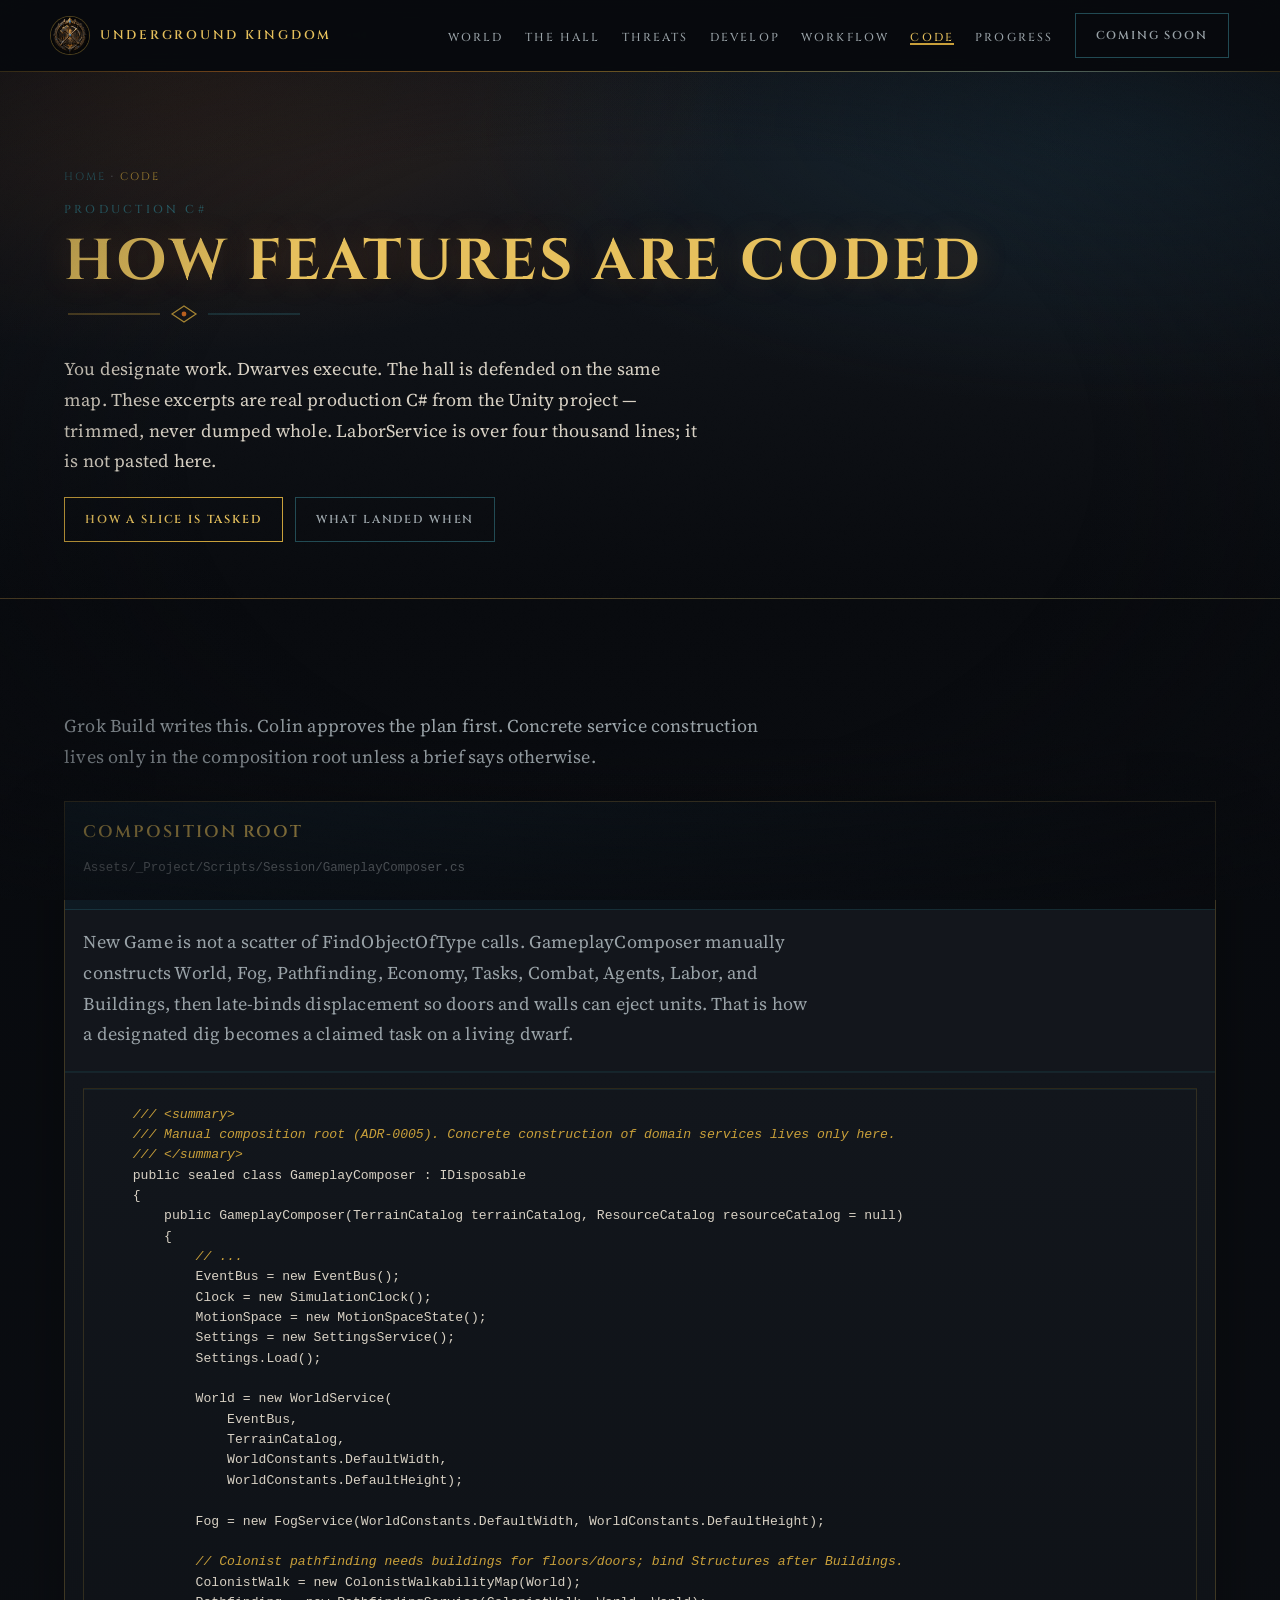
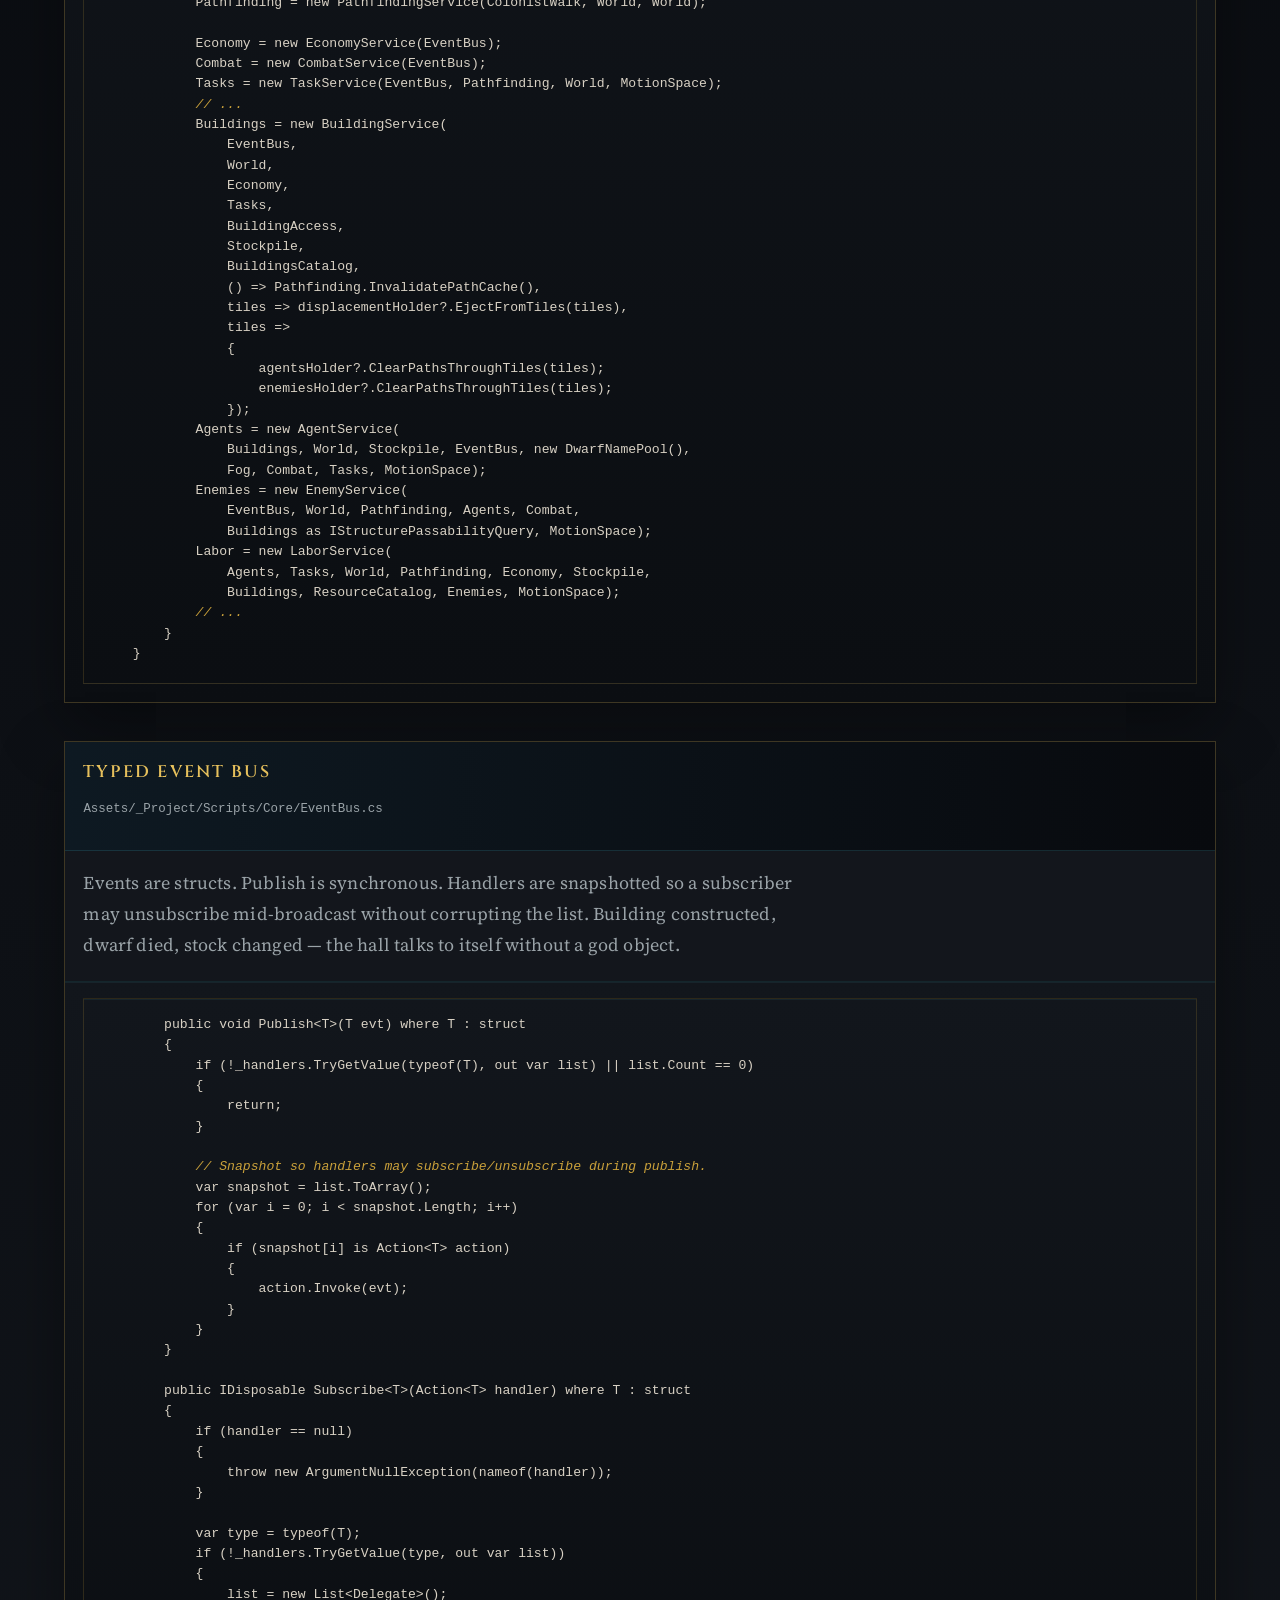
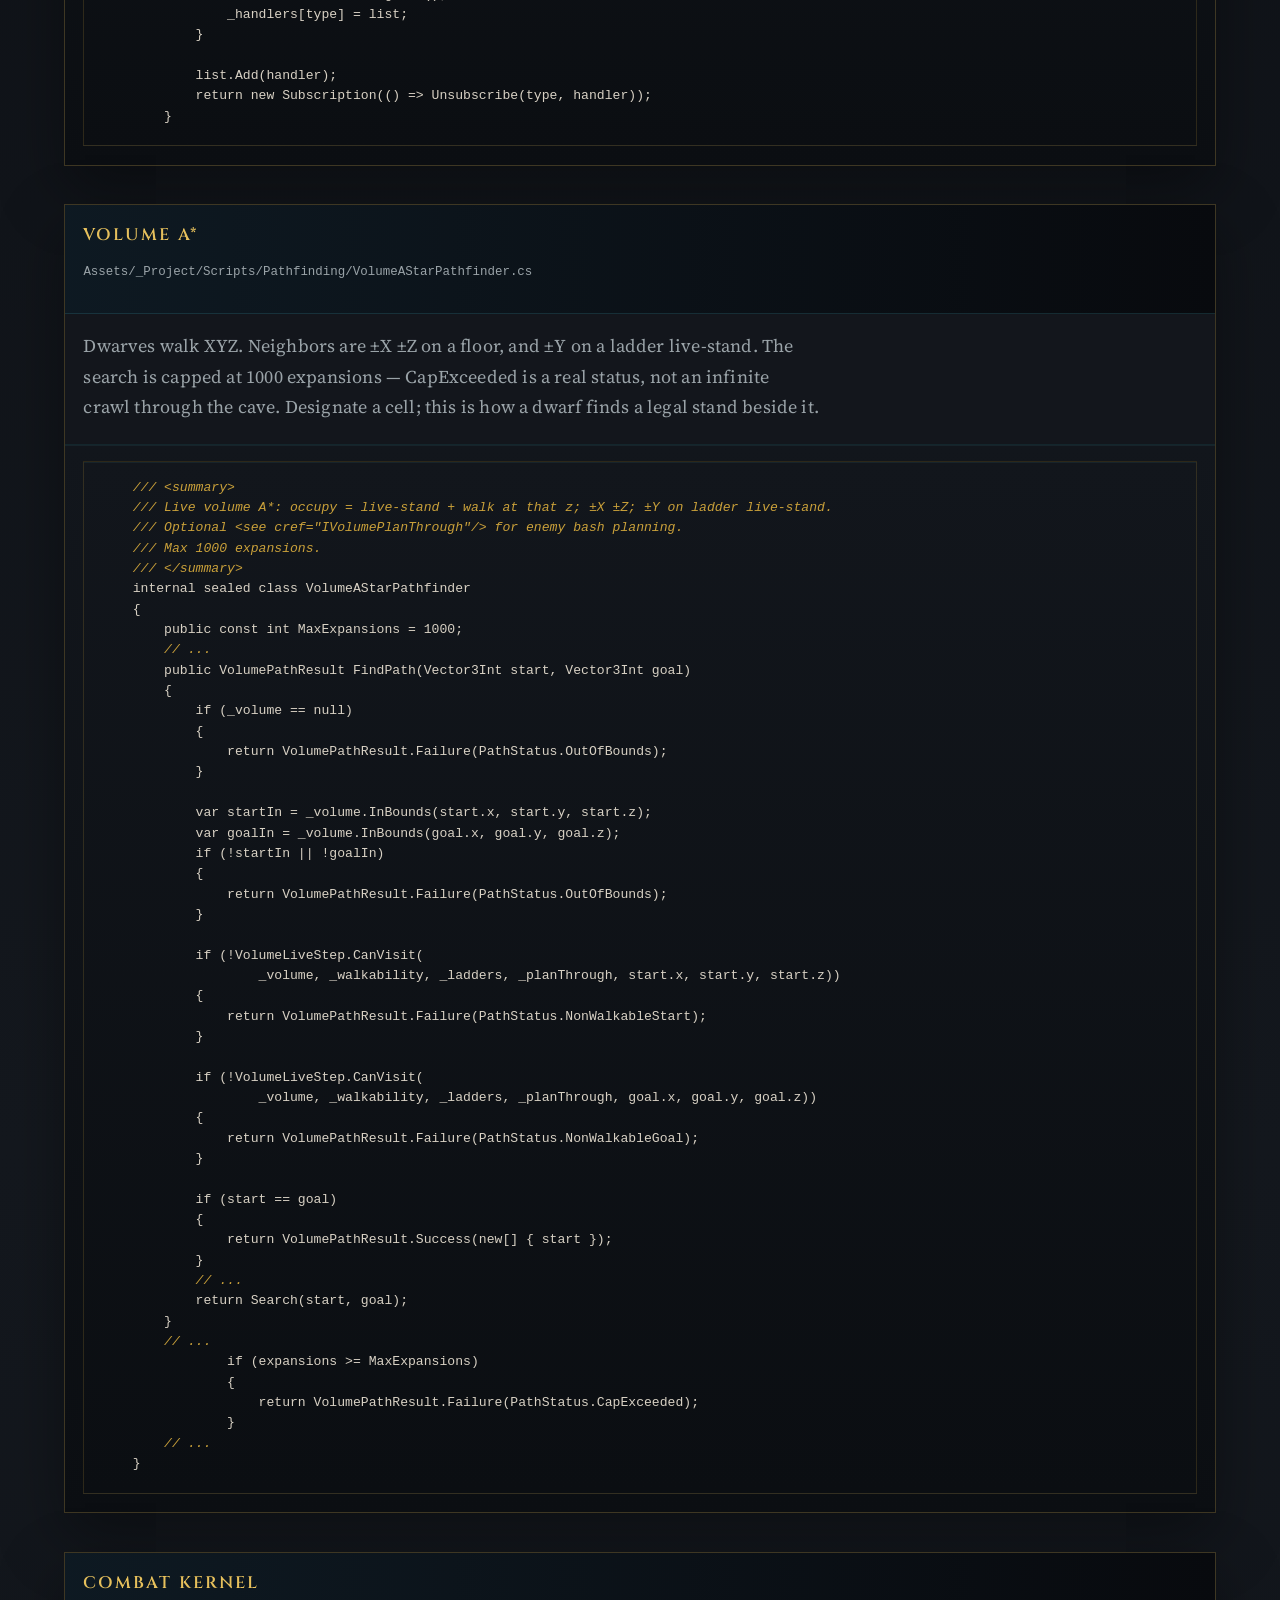
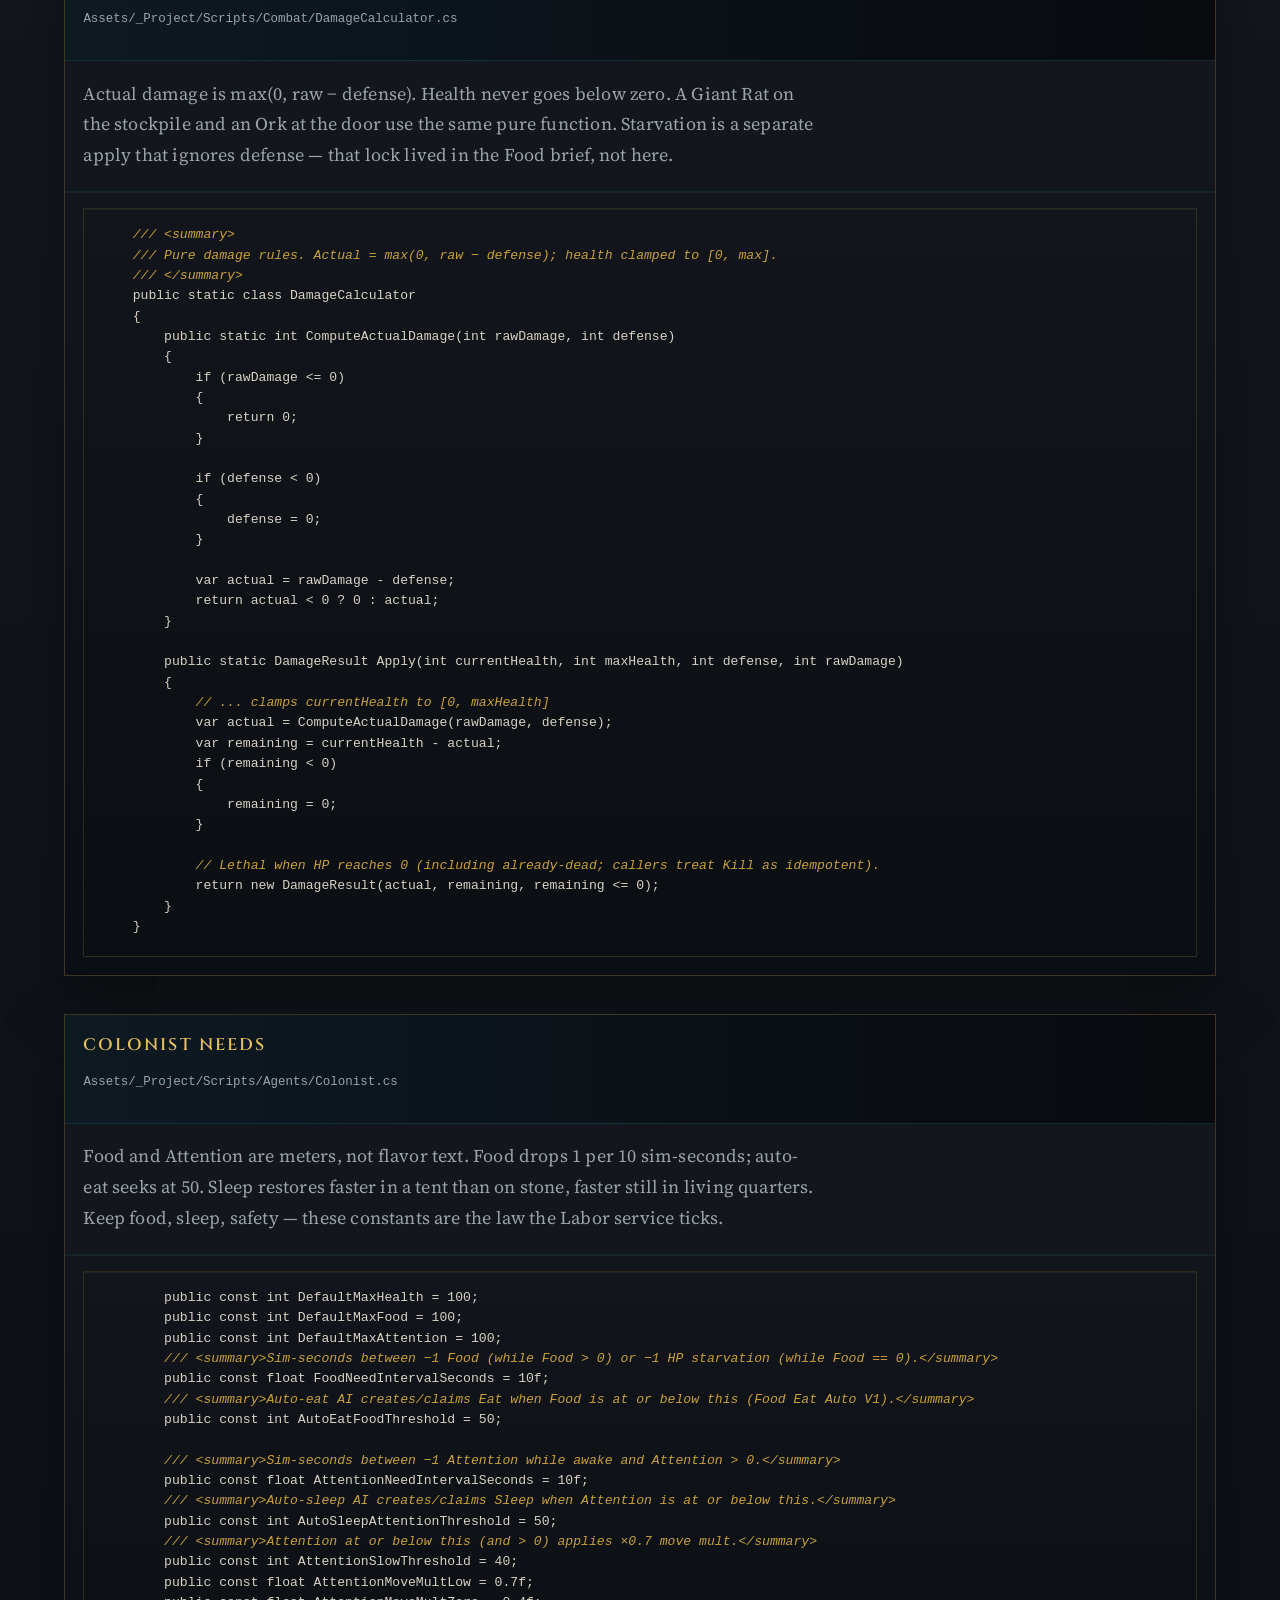
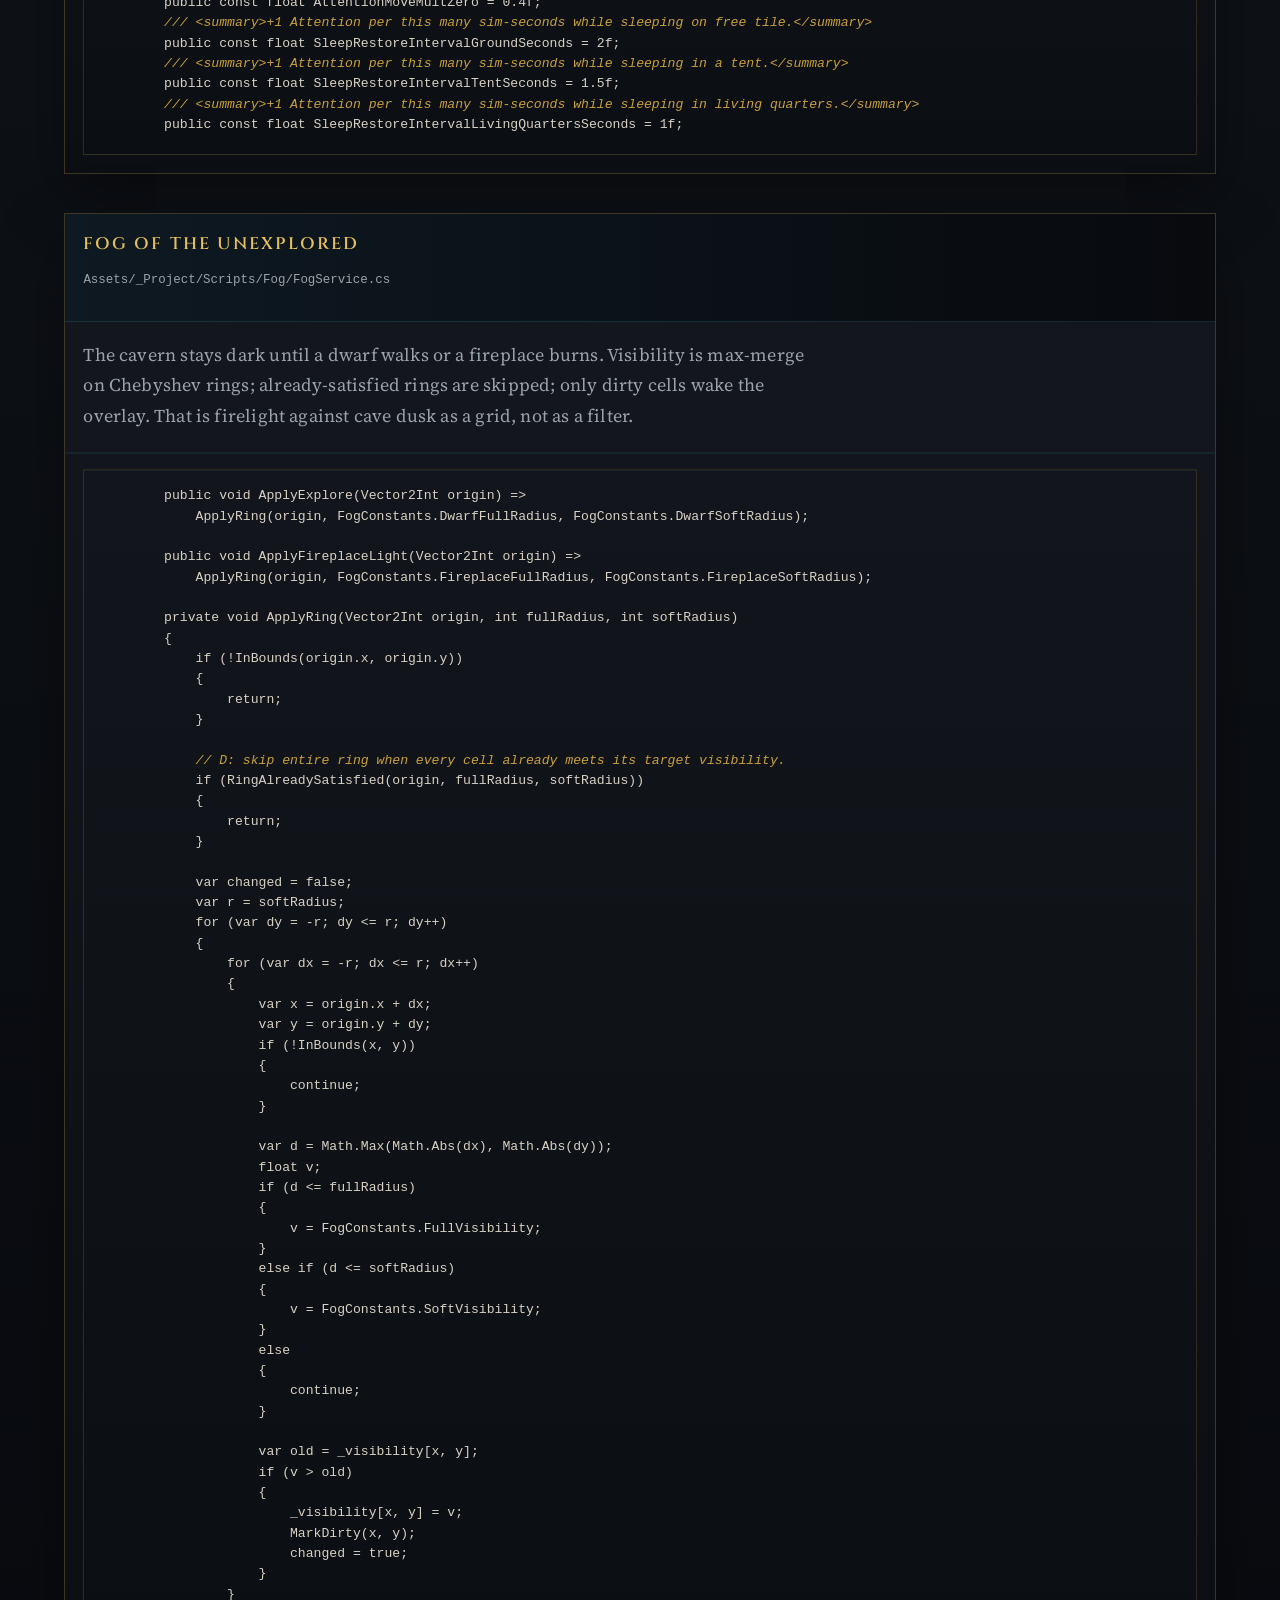
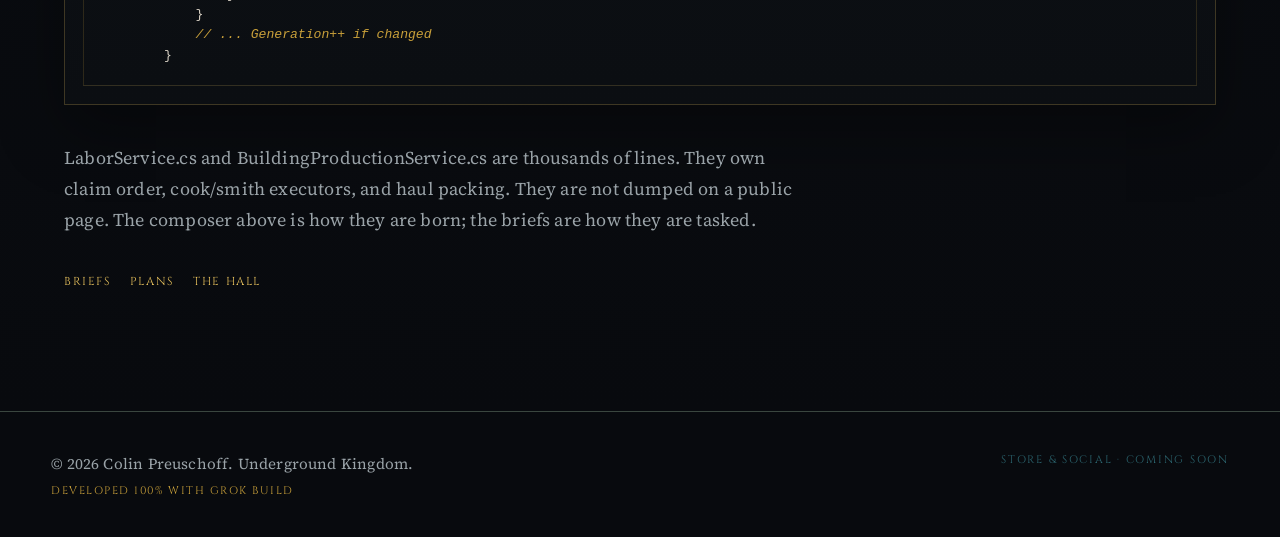
<file: docs/code.html>
<!DOCTYPE html>
<html lang="en">
<head>
  <meta charset="utf-8">
  <meta name="viewport" content="width=device-width, initial-scale=1">
  <title>How features are coded — Underground Kingdom</title>
  <meta name="description" content="Real C# from GameplayComposer, EventBus, Volume A*, DamageCalculator, Colonist needs, and FogService.">
  <meta name="theme-color" content="#080A0E">
  <meta name="robots" content="index,follow">
  <meta property="og:title" content="How features are coded">
  <meta property="og:description" content="Real C# from GameplayComposer, EventBus, Volume A*, DamageCalculator, Colonist needs, and FogService.">
  <meta property="og:type" content="website">
  <meta property="og:image" content="https://colinpreuschoff47-a11y.github.io/underground-kingdom-web/assets/og-card.jpg">
  <meta name="twitter:card" content="summary_large_image">
  <meta name="twitter:image" content="https://colinpreuschoff47-a11y.github.io/underground-kingdom-web/assets/og-card.jpg">
  <link rel="icon" href="assets/favicon.png" type="image/png" sizes="32x32">
  <link rel="icon" href="assets/logo-icon-192.png" type="image/png" sizes="192x192">
  <link rel="apple-touch-icon" href="assets/apple-touch-icon.png">
  <link rel="preconnect" href="https://fonts.googleapis.com">
  <link rel="preconnect" href="https://fonts.gstatic.com" crossorigin>
  <link rel="stylesheet" href="https://fonts.googleapis.com/css2?family=Cinzel:wght@400;500;600;700&family=Source+Serif+4:opsz,wght@8..60,400;8..60,500;8..60,600;8..60,700&display=swap">
  <link rel="stylesheet" href="css/styles.css">
  <script>document.documentElement.classList.add("js");</script>
</head>
<body>
  <div class="grain" aria-hidden="true"></div>
  <div class="vignette" aria-hidden="true"></div>

  <a class="skip" href="#main">Skip to content</a>

  <header class="site-nav">
    <a class="wordmark" href="index.html">
      <img src="assets/logo-icon-64.png" width="64" height="64" alt="">
      <span>Underground Kingdom</span>
    </a>
    <button class="nav-toggle" type="button" aria-expanded="false" aria-controls="site-links" aria-label="Open menu">
      <span></span>
    </button>
    <nav aria-label="Primary">
      <ul class="nav-links" id="site-links">
        <li><a href="world.html">World</a></li>
        <li><a href="hall.html">The Hall</a></li>
        <li><a href="threats.html">Threats</a></li>
        <li><a href="develop.html">Develop</a></li>
        <li><a href="workflow.html">Workflow</a></li>
        <li><a href="code.html" aria-current="page">Code</a></li>
        <li><a href="progress.html">Progress</a></li>
        <li><button class="btn btn-mute" type="button" data-coming-soon>Coming soon</button></li>
      </ul>
    </nav>
  </header>

  <main id="main">
    <header class="page-hero">
      <div class="page-hero-inner reveal">
        <p class="crumb"><a href="index.html">Home</a> · <span>Code</span></p>
        <p class="kicker">Production C#</p>
        <h1>How features are coded</h1>
        <img class="gold-rule" src="assets/ornament.svg" width="240" height="24" alt="">
        <p class="lede">You designate work. Dwarves execute. The hall is defended on the same map. These excerpts are real production C# from the Unity project — trimmed, never dumped whole. LaborService is over four thousand lines; it is not pasted here.</p>
        <div class="page-actions"><a class="btn" href="workflow.html">How a slice is tasked</a> <a class="btn btn-mute" href="progress.html">What landed when</a></div>
      </div>
    </header>
    <section class="section studio" data-reveal>
      <div class="section-inner article">
        <p>Grok Build writes this. Colin approves the plan first. Concrete service construction lives only in the composition root unless a brief says otherwise.</p>

        <article class="artifact" aria-labelledby="c-composer">
          <header>
            <h3 id="c-composer">Composition root</h3>
            <p class="file-path">Assets/_Project/Scripts/Session/GameplayComposer.cs</p>
          </header>
          <div class="body">
            <p>New Game is not a scatter of FindObjectOfType calls. GameplayComposer manually constructs World, Fog, Pathfinding, Economy, Tasks, Combat, Agents, Labor, and Buildings, then late-binds displacement so doors and walls can eject units. That is how a designated dig becomes a claimed task on a living dwarf.</p>
          </div>
          <pre class="code"><code><span class="cmt">    /// &lt;summary&gt;</span>
<span class="cmt">    /// Manual composition root (ADR-0005). Concrete construction of domain services lives only here.</span>
<span class="cmt">    /// &lt;/summary&gt;</span>
    public sealed class GameplayComposer : IDisposable
    {
        public GameplayComposer(TerrainCatalog terrainCatalog, ResourceCatalog resourceCatalog = null)
        {
<span class="cmt">            // ...</span>
            EventBus = new EventBus();
            Clock = new SimulationClock();
            MotionSpace = new MotionSpaceState();
            Settings = new SettingsService();
            Settings.Load();

            World = new WorldService(
                EventBus,
                TerrainCatalog,
                WorldConstants.DefaultWidth,
                WorldConstants.DefaultHeight);

            Fog = new FogService(WorldConstants.DefaultWidth, WorldConstants.DefaultHeight);

<span class="cmt">            // Colonist pathfinding needs buildings for floors/doors; bind Structures after Buildings.</span>
            ColonistWalk = new ColonistWalkabilityMap(World);
            Pathfinding = new PathfindingService(ColonistWalk, World, World);

            Economy = new EconomyService(EventBus);
            Combat = new CombatService(EventBus);
            Tasks = new TaskService(EventBus, Pathfinding, World, MotionSpace);
<span class="cmt">            // ...</span>
            Buildings = new BuildingService(
                EventBus,
                World,
                Economy,
                Tasks,
                BuildingAccess,
                Stockpile,
                BuildingsCatalog,
                () =&gt; Pathfinding.InvalidatePathCache(),
                tiles =&gt; displacementHolder?.EjectFromTiles(tiles),
                tiles =&gt;
                {
                    agentsHolder?.ClearPathsThroughTiles(tiles);
                    enemiesHolder?.ClearPathsThroughTiles(tiles);
                });
            Agents = new AgentService(
                Buildings, World, Stockpile, EventBus, new DwarfNamePool(),
                Fog, Combat, Tasks, MotionSpace);
            Enemies = new EnemyService(
                EventBus, World, Pathfinding, Agents, Combat,
                Buildings as IStructurePassabilityQuery, MotionSpace);
            Labor = new LaborService(
                Agents, Tasks, World, Pathfinding, Economy, Stockpile,
                Buildings, ResourceCatalog, Enemies, MotionSpace);
<span class="cmt">            // ...</span>
        }
    }</code></pre>
        </article>
        <article class="artifact" aria-labelledby="c-bus">
          <header>
            <h3 id="c-bus">Typed event bus</h3>
            <p class="file-path">Assets/_Project/Scripts/Core/EventBus.cs</p>
          </header>
          <div class="body">
            <p>Events are structs. Publish is synchronous. Handlers are snapshotted so a subscriber may unsubscribe mid-broadcast without corrupting the list. Building constructed, dwarf died, stock changed — the hall talks to itself without a god object.</p>
          </div>
          <pre class="code"><code>        public void Publish&lt;T&gt;(T evt) where T : struct
        {
            if (!_handlers.TryGetValue(typeof(T), out var list) || list.Count == 0)
            {
                return;
            }

<span class="cmt">            // Snapshot so handlers may subscribe/unsubscribe during publish.</span>
            var snapshot = list.ToArray();
            for (var i = 0; i &lt; snapshot.Length; i++)
            {
                if (snapshot[i] is Action&lt;T&gt; action)
                {
                    action.Invoke(evt);
                }
            }
        }

        public IDisposable Subscribe&lt;T&gt;(Action&lt;T&gt; handler) where T : struct
        {
            if (handler == null)
            {
                throw new ArgumentNullException(nameof(handler));
            }

            var type = typeof(T);
            if (!_handlers.TryGetValue(type, out var list))
            {
                list = new List&lt;Delegate&gt;();
                _handlers[type] = list;
            }

            list.Add(handler);
            return new Subscription(() =&gt; Unsubscribe(type, handler));
        }</code></pre>
        </article>
        <article class="artifact" aria-labelledby="c-astar">
          <header>
            <h3 id="c-astar">Volume A*</h3>
            <p class="file-path">Assets/_Project/Scripts/Pathfinding/VolumeAStarPathfinder.cs</p>
          </header>
          <div class="body">
            <p>Dwarves walk XYZ. Neighbors are ±X ±Z on a floor, and ±Y on a ladder live-stand. The search is capped at 1000 expansions — CapExceeded is a real status, not an infinite crawl through the cave. Designate a cell; this is how a dwarf finds a legal stand beside it.</p>
          </div>
          <pre class="code"><code><span class="cmt">    /// &lt;summary&gt;</span>
<span class="cmt">    /// Live volume A*: occupy = live-stand + walk at that z; ±X ±Z; ±Y on ladder live-stand.</span>
<span class="cmt">    /// Optional &lt;see cref="IVolumePlanThrough"/&gt; for enemy bash planning.</span>
<span class="cmt">    /// Max 1000 expansions.</span>
<span class="cmt">    /// &lt;/summary&gt;</span>
    internal sealed class VolumeAStarPathfinder
    {
        public const int MaxExpansions = 1000;
<span class="cmt">        // ...</span>
        public VolumePathResult FindPath(Vector3Int start, Vector3Int goal)
        {
            if (_volume == null)
            {
                return VolumePathResult.Failure(PathStatus.OutOfBounds);
            }

            var startIn = _volume.InBounds(start.x, start.y, start.z);
            var goalIn = _volume.InBounds(goal.x, goal.y, goal.z);
            if (!startIn || !goalIn)
            {
                return VolumePathResult.Failure(PathStatus.OutOfBounds);
            }

            if (!VolumeLiveStep.CanVisit(
                    _volume, _walkability, _ladders, _planThrough, start.x, start.y, start.z))
            {
                return VolumePathResult.Failure(PathStatus.NonWalkableStart);
            }

            if (!VolumeLiveStep.CanVisit(
                    _volume, _walkability, _ladders, _planThrough, goal.x, goal.y, goal.z))
            {
                return VolumePathResult.Failure(PathStatus.NonWalkableGoal);
            }

            if (start == goal)
            {
                return VolumePathResult.Success(new[] { start });
            }
<span class="cmt">            // ...</span>
            return Search(start, goal);
        }
<span class="cmt">        // ...</span>
                if (expansions &gt;= MaxExpansions)
                {
                    return VolumePathResult.Failure(PathStatus.CapExceeded);
                }
<span class="cmt">        // ...</span>
    }</code></pre>
        </article>
        <article class="artifact" aria-labelledby="c-dmg">
          <header>
            <h3 id="c-dmg">Combat kernel</h3>
            <p class="file-path">Assets/_Project/Scripts/Combat/DamageCalculator.cs</p>
          </header>
          <div class="body">
            <p>Actual damage is max(0, raw − defense). Health never goes below zero. A Giant Rat on the stockpile and an Ork at the door use the same pure function. Starvation is a separate apply that ignores defense — that lock lived in the Food brief, not here.</p>
          </div>
          <pre class="code"><code><span class="cmt">    /// &lt;summary&gt;</span>
<span class="cmt">    /// Pure damage rules. Actual = max(0, raw − defense); health clamped to [0, max].</span>
<span class="cmt">    /// &lt;/summary&gt;</span>
    public static class DamageCalculator
    {
        public static int ComputeActualDamage(int rawDamage, int defense)
        {
            if (rawDamage &lt;= 0)
            {
                return 0;
            }

            if (defense &lt; 0)
            {
                defense = 0;
            }

            var actual = rawDamage - defense;
            return actual &lt; 0 ? 0 : actual;
        }

        public static DamageResult Apply(int currentHealth, int maxHealth, int defense, int rawDamage)
        {
<span class="cmt">            // ... clamps currentHealth to [0, maxHealth]</span>
            var actual = ComputeActualDamage(rawDamage, defense);
            var remaining = currentHealth - actual;
            if (remaining &lt; 0)
            {
                remaining = 0;
            }

<span class="cmt">            // Lethal when HP reaches 0 (including already-dead; callers treat Kill as idempotent).</span>
            return new DamageResult(actual, remaining, remaining &lt;= 0);
        }
    }</code></pre>
        </article>
        <article class="artifact" aria-labelledby="c-needs">
          <header>
            <h3 id="c-needs">Colonist needs</h3>
            <p class="file-path">Assets/_Project/Scripts/Agents/Colonist.cs</p>
          </header>
          <div class="body">
            <p>Food and Attention are meters, not flavor text. Food drops 1 per 10 sim-seconds; auto-eat seeks at 50. Sleep restores faster in a tent than on stone, faster still in living quarters. Keep food, sleep, safety — these constants are the law the Labor service ticks.</p>
          </div>
          <pre class="code"><code>        public const int DefaultMaxHealth = 100;
        public const int DefaultMaxFood = 100;
        public const int DefaultMaxAttention = 100;
<span class="cmt">        /// &lt;summary&gt;Sim-seconds between −1 Food (while Food &gt; 0) or −1 HP starvation (while Food == 0).&lt;/summary&gt;</span>
        public const float FoodNeedIntervalSeconds = 10f;
<span class="cmt">        /// &lt;summary&gt;Auto-eat AI creates/claims Eat when Food is at or below this (Food Eat Auto V1).&lt;/summary&gt;</span>
        public const int AutoEatFoodThreshold = 50;

<span class="cmt">        /// &lt;summary&gt;Sim-seconds between −1 Attention while awake and Attention &gt; 0.&lt;/summary&gt;</span>
        public const float AttentionNeedIntervalSeconds = 10f;
<span class="cmt">        /// &lt;summary&gt;Auto-sleep AI creates/claims Sleep when Attention is at or below this.&lt;/summary&gt;</span>
        public const int AutoSleepAttentionThreshold = 50;
<span class="cmt">        /// &lt;summary&gt;Attention at or below this (and &gt; 0) applies ×0.7 move mult.&lt;/summary&gt;</span>
        public const int AttentionSlowThreshold = 40;
        public const float AttentionMoveMultLow = 0.7f;
        public const float AttentionMoveMultZero = 0.4f;
<span class="cmt">        /// &lt;summary&gt;+1 Attention per this many sim-seconds while sleeping on free tile.&lt;/summary&gt;</span>
        public const float SleepRestoreIntervalGroundSeconds = 2f;
<span class="cmt">        /// &lt;summary&gt;+1 Attention per this many sim-seconds while sleeping in a tent.&lt;/summary&gt;</span>
        public const float SleepRestoreIntervalTentSeconds = 1.5f;
<span class="cmt">        /// &lt;summary&gt;+1 Attention per this many sim-seconds while sleeping in living quarters.&lt;/summary&gt;</span>
        public const float SleepRestoreIntervalLivingQuartersSeconds = 1f;</code></pre>
        </article>
        <article class="artifact" aria-labelledby="c-fog">
          <header>
            <h3 id="c-fog">Fog of the unexplored</h3>
            <p class="file-path">Assets/_Project/Scripts/Fog/FogService.cs</p>
          </header>
          <div class="body">
            <p>The cavern stays dark until a dwarf walks or a fireplace burns. Visibility is max-merge on Chebyshev rings; already-satisfied rings are skipped; only dirty cells wake the overlay. That is firelight against cave dusk as a grid, not as a filter.</p>
          </div>
          <pre class="code"><code>        public void ApplyExplore(Vector2Int origin) =&gt;
            ApplyRing(origin, FogConstants.DwarfFullRadius, FogConstants.DwarfSoftRadius);

        public void ApplyFireplaceLight(Vector2Int origin) =&gt;
            ApplyRing(origin, FogConstants.FireplaceFullRadius, FogConstants.FireplaceSoftRadius);

        private void ApplyRing(Vector2Int origin, int fullRadius, int softRadius)
        {
            if (!InBounds(origin.x, origin.y))
            {
                return;
            }

<span class="cmt">            // D: skip entire ring when every cell already meets its target visibility.</span>
            if (RingAlreadySatisfied(origin, fullRadius, softRadius))
            {
                return;
            }

            var changed = false;
            var r = softRadius;
            for (var dy = -r; dy &lt;= r; dy++)
            {
                for (var dx = -r; dx &lt;= r; dx++)
                {
                    var x = origin.x + dx;
                    var y = origin.y + dy;
                    if (!InBounds(x, y))
                    {
                        continue;
                    }

                    var d = Math.Max(Math.Abs(dx), Math.Abs(dy));
                    float v;
                    if (d &lt;= fullRadius)
                    {
                        v = FogConstants.FullVisibility;
                    }
                    else if (d &lt;= softRadius)
                    {
                        v = FogConstants.SoftVisibility;
                    }
                    else
                    {
                        continue;
                    }

                    var old = _visibility[x, y];
                    if (v &gt; old)
                    {
                        _visibility[x, y] = v;
                        MarkDirty(x, y);
                        changed = true;
                    }
                }
            }
<span class="cmt">            // ... Generation++ if changed</span>
        }</code></pre>
        </article>
        <p>LaborService.cs and BuildingProductionService.cs are thousands of lines. They own claim order, cook/smith executors, and haul packing. They are not dumped on a public page. The composer above is how they are born; the briefs are how they are tasked.</p>
        <ul class="cross-links">
          <li><a href="briefs.html">Briefs</a></li>
          <li><a href="plans.html">Plans</a></li>
          <li><a href="hall.html">The Hall</a></li>
        </ul>
      </div>
    </section>

  </main>

  <footer class="site-foot">
    <div>
      <small>© 2026 Colin Preuschoff. Underground Kingdom.</small>
      <span class="credit">Developed 100% with Grok Build</span>
    </div>
    <span class="soon">Store &amp; social · Coming soon</span>
  </footer>

  <dialog class="soon-dialog" id="coming-soon" aria-labelledby="soon-title">
    <h2 id="soon-title">Coming soon</h2>
    <p>Store pages and social channels are not live. Underground Kingdom is in pre-alpha on PC and is not released.</p>
    <button class="btn" type="button">Close</button>
  </dialog>

  <script src="js/main.js"></script>
</body>
</html>
</file>
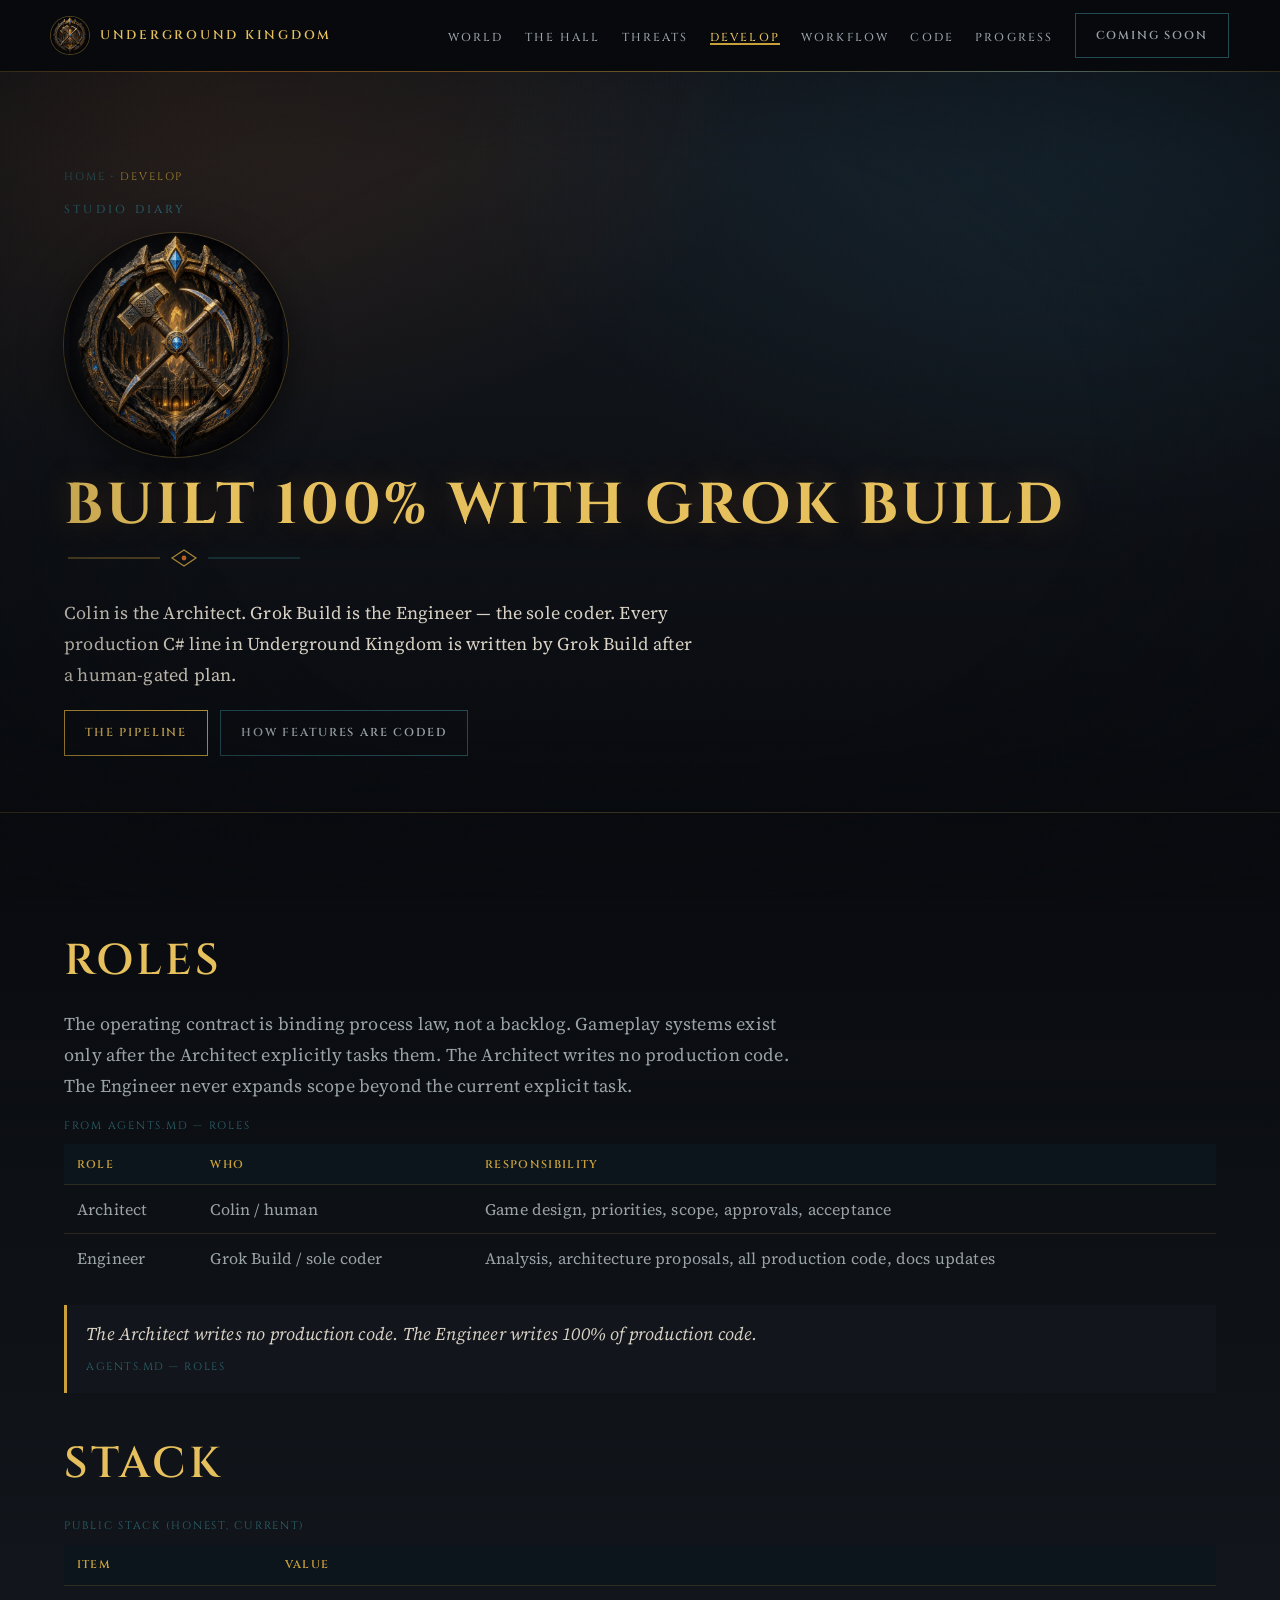
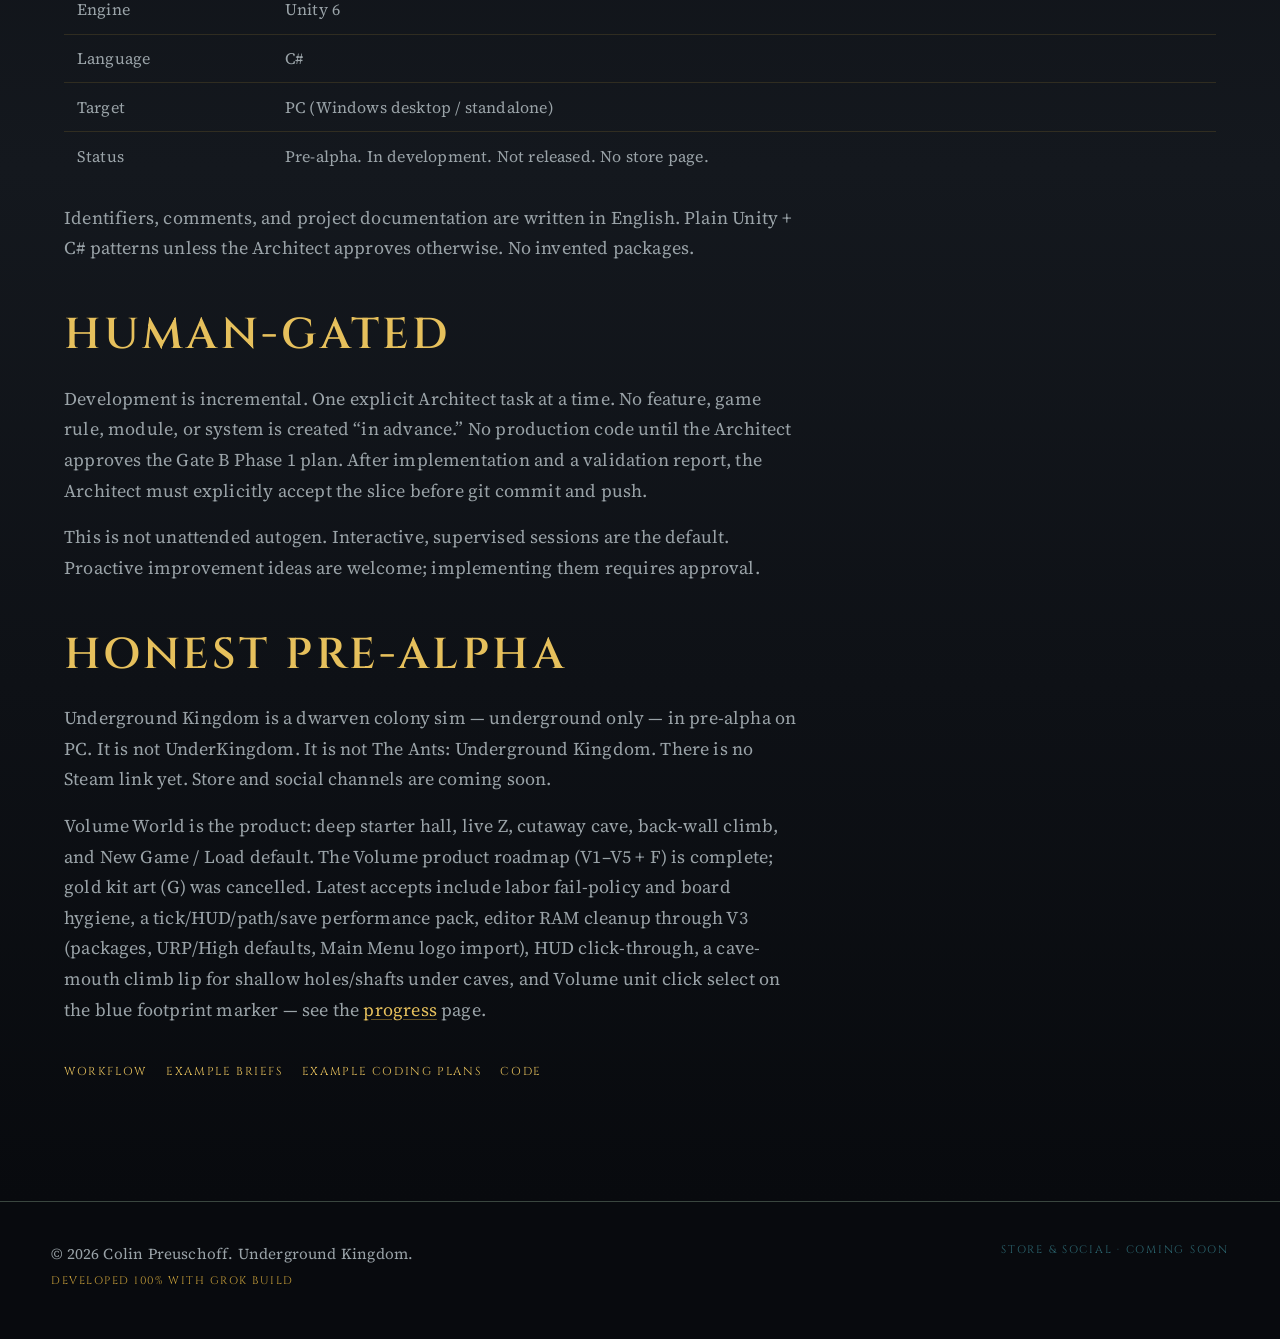
<file: docs/develop.html>
<!DOCTYPE html>
<html lang="en">
<head>
  <meta charset="utf-8">
  <meta name="viewport" content="width=device-width, initial-scale=1">
  <title>Built 100% with Grok Build — Underground Kingdom</title>
  <meta name="description" content="Colin is Architect. Grok Build writes all production C#. Unity 6, C#, PC. Human-gated, one task at a time. Pre-alpha.">
  <meta name="theme-color" content="#080A0E">
  <meta name="robots" content="index,follow">
  <meta property="og:title" content="Built 100% with Grok Build">
  <meta property="og:description" content="Colin is Architect. Grok Build writes all production C#. Unity 6, C#, PC. Human-gated, one task at a time. Pre-alpha.">
  <meta property="og:type" content="website">
  <meta property="og:image" content="https://colinpreuschoff47-a11y.github.io/underground-kingdom-web/assets/og-card.jpg">
  <meta name="twitter:card" content="summary_large_image">
  <meta name="twitter:image" content="https://colinpreuschoff47-a11y.github.io/underground-kingdom-web/assets/og-card.jpg">
  <link rel="icon" href="assets/favicon.png" type="image/png" sizes="32x32">
  <link rel="icon" href="assets/logo-icon-192.png" type="image/png" sizes="192x192">
  <link rel="apple-touch-icon" href="assets/apple-touch-icon.png">
  <link rel="preconnect" href="https://fonts.googleapis.com">
  <link rel="preconnect" href="https://fonts.gstatic.com" crossorigin>
  <link rel="stylesheet" href="https://fonts.googleapis.com/css2?family=Cinzel:wght@400;500;600;700&family=Source+Serif+4:opsz,wght@8..60,400;8..60,500;8..60,600;8..60,700&display=swap">
  <link rel="stylesheet" href="css/styles.css">
  <script>document.documentElement.classList.add("js");</script>
</head>
<body>
  <div class="grain" aria-hidden="true"></div>
  <div class="vignette" aria-hidden="true"></div>

  <a class="skip" href="#main">Skip to content</a>

  <header class="site-nav">
    <a class="wordmark" href="index.html">
      <img src="assets/logo-icon-64.png" width="64" height="64" alt="">
      <span>Underground Kingdom</span>
    </a>
    <button class="nav-toggle" type="button" aria-expanded="false" aria-controls="site-links" aria-label="Open menu">
      <span></span>
    </button>
    <nav aria-label="Primary">
      <ul class="nav-links" id="site-links">
        <li><a href="world.html">World</a></li>
        <li><a href="hall.html">The Hall</a></li>
        <li><a href="threats.html">Threats</a></li>
        <li><a href="develop.html" aria-current="page">Develop</a></li>
        <li><a href="workflow.html">Workflow</a></li>
        <li><a href="code.html">Code</a></li>
        <li><a href="progress.html">Progress</a></li>
        <li><button class="btn btn-mute" type="button" data-coming-soon>Coming soon</button></li>
      </ul>
    </nav>
  </header>

  <main id="main">
    <header class="page-hero">
      <div class="page-hero-inner reveal">
        <p class="crumb"><a href="index.html">Home</a> · <span>Develop</span></p>
        <p class="kicker">Studio diary</p>
        <img class="brand-crest" src="assets/logo-crest.jpg" width="640" height="640" alt="Underground Kingdom crest">
        <h1>Built 100% with Grok Build</h1>
        <img class="gold-rule" src="assets/ornament.svg" width="240" height="24" alt="">
        <p class="lede">Colin is the Architect. Grok Build is the Engineer — the sole coder. Every production C# line in Underground Kingdom is written by Grok Build after a human-gated plan.</p>
        <div class="page-actions"><a class="btn" href="workflow.html">The pipeline</a> <a class="btn btn-mute" href="code.html">How features are coded</a></div>
      </div>
    </header>
    <section class="section studio" data-reveal>
      <div class="section-inner article">
        <h2>Roles</h2>
        <p>The operating contract is binding process law, not a backlog. Gameplay systems exist only after the Architect explicitly tasks them. The Architect writes no production code. The Engineer never expands scope beyond the current explicit task.</p>
        <table class="sheet">
          <caption>From AGENTS.md — Roles</caption>
          <thead>
            <tr><th>Role</th><th>Who</th><th>Responsibility</th></tr>
          </thead>
          <tbody>
            <tr>
              <td>Architect</td>
              <td>Colin / human</td>
              <td>Game design, priorities, scope, approvals, acceptance</td>
            </tr>
            <tr>
              <td>Engineer</td>
              <td>Grok Build / sole coder</td>
              <td>Analysis, architecture proposals, all production code, docs updates</td>
            </tr>
          </tbody>
        </table>
        <blockquote class="quote">
          <p>The Architect writes no production code. The Engineer writes 100% of production code.</p>
          <footer>AGENTS.md — Roles</footer>
        </blockquote>

        <h2>Stack</h2>
        <table class="sheet">
          <caption>Public stack (honest, current)</caption>
          <thead>
            <tr><th>Item</th><th>Value</th></tr>
          </thead>
          <tbody>
            <tr><td>Engine</td><td>Unity 6</td></tr>
            <tr><td>Language</td><td>C#</td></tr>
            <tr><td>Target</td><td>PC (Windows desktop / standalone)</td></tr>
            <tr><td>Status</td><td>Pre-alpha. In development. Not released. No store page.</td></tr>
          </tbody>
        </table>
        <p>Identifiers, comments, and project documentation are written in English. Plain Unity + C# patterns unless the Architect approves otherwise. No invented packages.</p>

        <h2>Human-gated</h2>
        <p>Development is incremental. One explicit Architect task at a time. No feature, game rule, module, or system is created “in advance.” No production code until the Architect approves the Gate B Phase 1 plan. After implementation and a validation report, the Architect must explicitly accept the slice before git commit and push.</p>
        <p>This is not unattended autogen. Interactive, supervised sessions are the default. Proactive improvement ideas are welcome; implementing them requires approval.</p>

        <h2>Honest pre-alpha</h2>
        <p>Underground Kingdom is a dwarven colony sim — underground only — in pre-alpha on PC. It is not UnderKingdom. It is not The Ants: Underground Kingdom. There is no Steam link yet. Store and social channels are coming soon.</p>
        <p>Volume World is the product: deep starter hall, live Z, cutaway cave, back-wall climb, and New Game / Load default. The Volume product roadmap (V1–V5 + F) is complete; gold kit art (G) was cancelled. Latest accepts include labor fail-policy and board hygiene, a tick/HUD/path/save performance pack, editor RAM cleanup through V3 (packages, URP/High defaults, Main Menu logo import), HUD click-through, a cave-mouth climb lip for shallow holes/shafts under caves, and Volume unit click select on the blue footprint marker — see the <a href="progress.html">progress</a> page.</p>
        <ul class="cross-links">
          <li><a href="workflow.html">Workflow</a></li>
          <li><a href="briefs.html">Example briefs</a></li>
          <li><a href="plans.html">Example coding plans</a></li>
          <li><a href="code.html">Code</a></li>
        </ul>
      </div>
    </section>

  </main>

  <footer class="site-foot">
    <div>
      <small>© 2026 Colin Preuschoff. Underground Kingdom.</small>
      <span class="credit">Developed 100% with Grok Build</span>
    </div>
    <span class="soon">Store &amp; social · Coming soon</span>
  </footer>

  <dialog class="soon-dialog" id="coming-soon" aria-labelledby="soon-title">
    <h2 id="soon-title">Coming soon</h2>
    <p>Store pages and social channels are not live. Underground Kingdom is in pre-alpha on PC and is not released.</p>
    <button class="btn" type="button">Close</button>
  </dialog>

  <script src="js/main.js"></script>
</body>
</html>
</file>
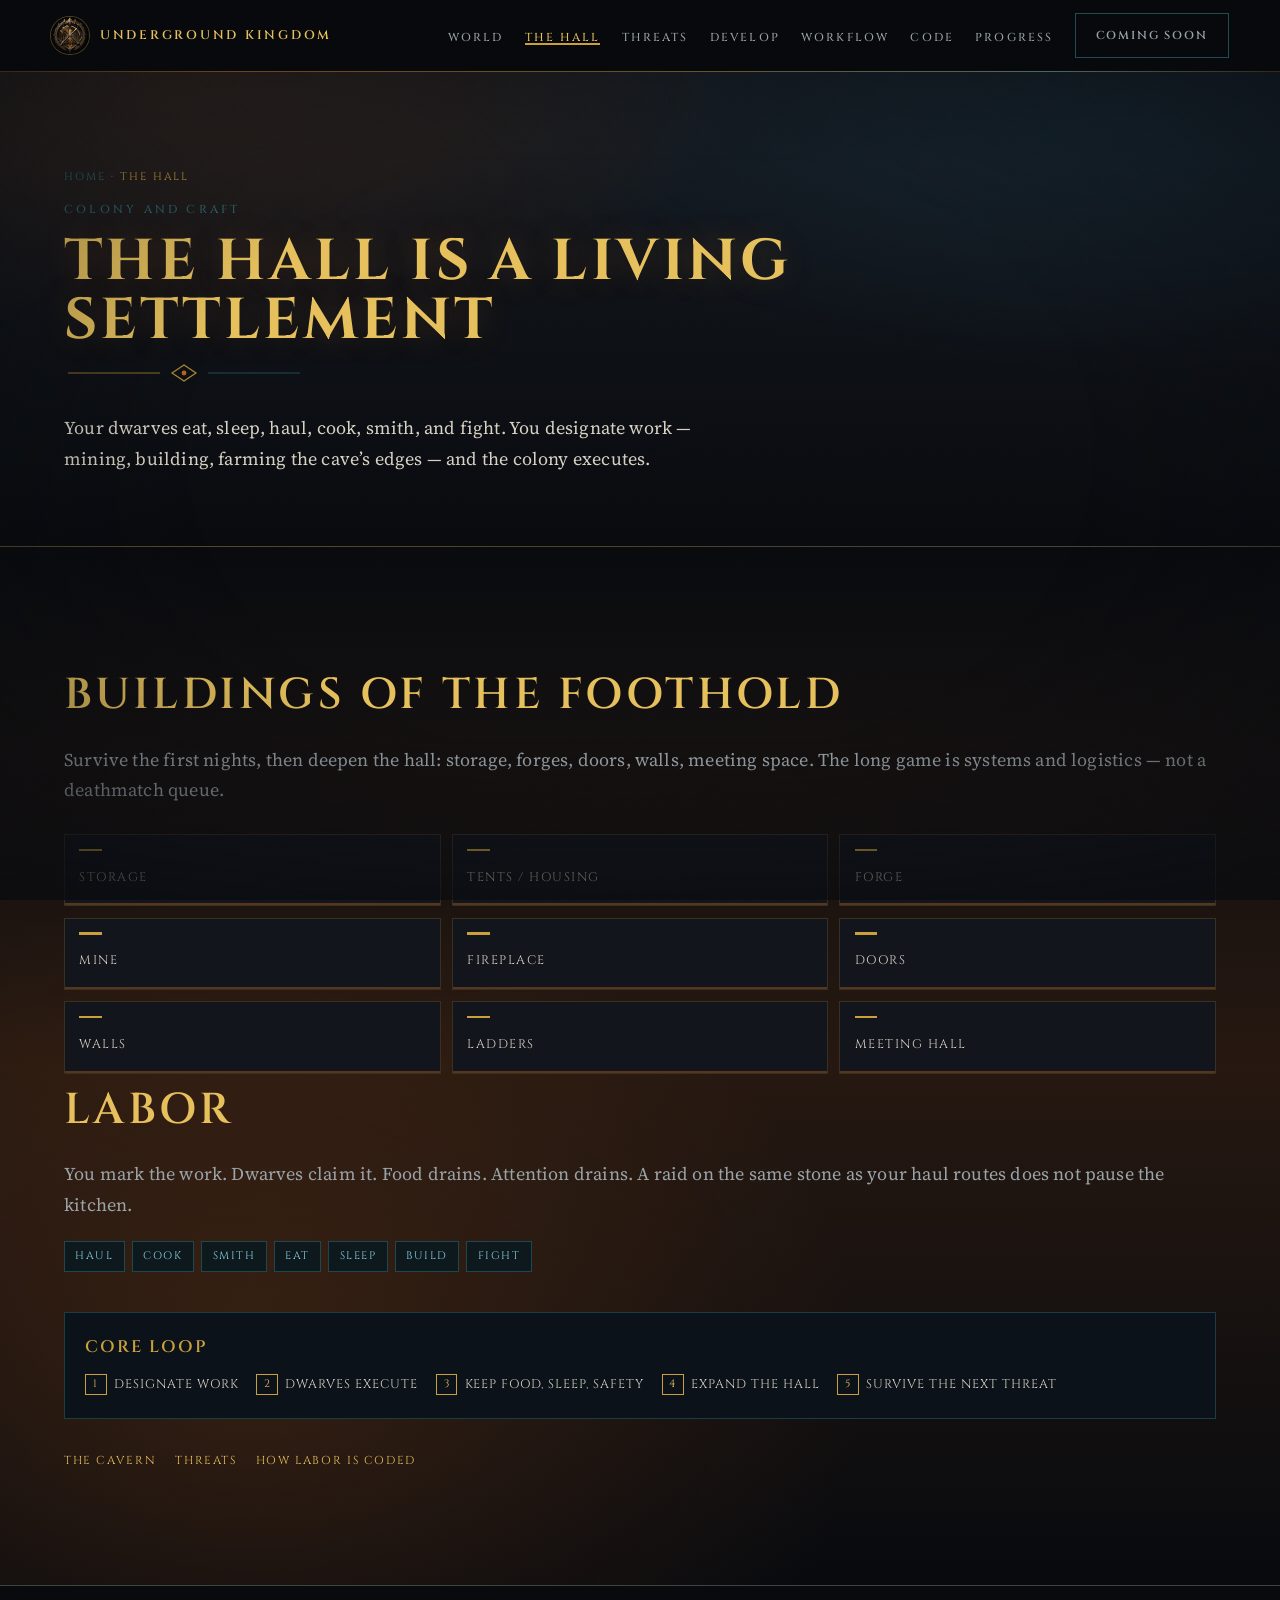
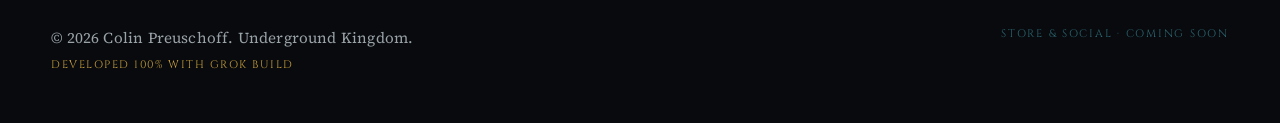
<file: docs/hall.html>
<!DOCTYPE html>
<html lang="en">
<head>
  <meta charset="utf-8">
  <meta name="viewport" content="width=device-width, initial-scale=1">
  <title>The Hall — Underground Kingdom</title>
  <meta name="description" content="Colony, labor, and buildings. Designate work; dwarves haul, cook, smith, eat, sleep, build, and fight.">
  <meta name="theme-color" content="#080A0E">
  <meta name="robots" content="index,follow">
  <meta property="og:title" content="The Hall">
  <meta property="og:description" content="Colony, labor, and buildings. Designate work; dwarves haul, cook, smith, eat, sleep, build, and fight.">
  <meta property="og:type" content="website">
  <meta property="og:image" content="https://colinpreuschoff47-a11y.github.io/underground-kingdom-web/assets/og-card.jpg">
  <meta name="twitter:card" content="summary_large_image">
  <meta name="twitter:image" content="https://colinpreuschoff47-a11y.github.io/underground-kingdom-web/assets/og-card.jpg">
  <link rel="icon" href="assets/favicon.png" type="image/png" sizes="32x32">
  <link rel="icon" href="assets/logo-icon-192.png" type="image/png" sizes="192x192">
  <link rel="apple-touch-icon" href="assets/apple-touch-icon.png">
  <link rel="preconnect" href="https://fonts.googleapis.com">
  <link rel="preconnect" href="https://fonts.gstatic.com" crossorigin>
  <link rel="stylesheet" href="https://fonts.googleapis.com/css2?family=Cinzel:wght@400;500;600;700&family=Source+Serif+4:opsz,wght@8..60,400;8..60,500;8..60,600;8..60,700&display=swap">
  <link rel="stylesheet" href="css/styles.css">
  <script>document.documentElement.classList.add("js");</script>
</head>
<body>
  <div class="grain" aria-hidden="true"></div>
  <div class="vignette" aria-hidden="true"></div>

  <a class="skip" href="#main">Skip to content</a>

  <header class="site-nav">
    <a class="wordmark" href="index.html">
      <img src="assets/logo-icon-64.png" width="64" height="64" alt="">
      <span>Underground Kingdom</span>
    </a>
    <button class="nav-toggle" type="button" aria-expanded="false" aria-controls="site-links" aria-label="Open menu">
      <span></span>
    </button>
    <nav aria-label="Primary">
      <ul class="nav-links" id="site-links">
        <li><a href="world.html">World</a></li>
        <li><a href="hall.html" aria-current="page">The Hall</a></li>
        <li><a href="threats.html">Threats</a></li>
        <li><a href="develop.html">Develop</a></li>
        <li><a href="workflow.html">Workflow</a></li>
        <li><a href="code.html">Code</a></li>
        <li><a href="progress.html">Progress</a></li>
        <li><button class="btn btn-mute" type="button" data-coming-soon>Coming soon</button></li>
      </ul>
    </nav>
  </header>

  <main id="main">
    <header class="page-hero">
      <div class="page-hero-inner reveal">
        <p class="crumb"><a href="index.html">Home</a> · <span>The Hall</span></p>
        <p class="kicker">Colony and craft</p>
        <h1>The hall is a living settlement</h1>
        <img class="gold-rule" src="assets/ornament.svg" width="240" height="24" alt="">
        <p class="lede">Your dwarves eat, sleep, haul, cook, smith, and fight. You designate work — mining, building, farming the cave’s edges — and the colony executes.</p>
        
      </div>
    </header>
    <section class="section hall" data-reveal>
      <div class="section-inner">
        <h2>Buildings of the foothold</h2>
        <p>Survive the first nights, then deepen the hall: storage, forges, doors, walls, meeting space. The long game is systems and logistics — not a deathmatch queue.</p>
        <ul class="works">
          <li><span class="mark" aria-hidden="true"></span><span>Storage</span></li>
          <li><span class="mark" aria-hidden="true"></span><span>Tents / housing</span></li>
          <li><span class="mark" aria-hidden="true"></span><span>Forge</span></li>
          <li><span class="mark" aria-hidden="true"></span><span>Mine</span></li>
          <li><span class="mark" aria-hidden="true"></span><span>Fireplace</span></li>
          <li><span class="mark" aria-hidden="true"></span><span>Doors</span></li>
          <li><span class="mark" aria-hidden="true"></span><span>Walls</span></li>
          <li><span class="mark" aria-hidden="true"></span><span>Ladders</span></li>
          <li><span class="mark" aria-hidden="true"></span><span>Meeting hall</span></li>
        </ul>
        <h2>Labor</h2>
        <p>You mark the work. Dwarves claim it. Food drains. Attention drains. A raid on the same stone as your haul routes does not pause the kitchen.</p>
        <ul class="labor" aria-label="Dwarf labor">
          <li>Haul</li>
          <li>Cook</li>
          <li>Smith</li>
          <li>Eat</li>
          <li>Sleep</li>
          <li>Build</li>
          <li>Fight</li>
        </ul>
        <div class="loop">
          <h3>Core loop</h3>
          <ol>
            <li>Designate work</li>
            <li>Dwarves execute</li>
            <li>Keep food, sleep, safety</li>
            <li>Expand the hall</li>
            <li>Survive the next threat</li>
          </ol>
        </div>
        <ul class="cross-links">
          <li><a href="world.html">The cavern</a></li>
          <li><a href="threats.html">Threats</a></li>
          <li><a href="code.html">How labor is coded</a></li>
        </ul>
      </div>
    </section>

  </main>

  <footer class="site-foot">
    <div>
      <small>© 2026 Colin Preuschoff. Underground Kingdom.</small>
      <span class="credit">Developed 100% with Grok Build</span>
    </div>
    <span class="soon">Store &amp; social · Coming soon</span>
  </footer>

  <dialog class="soon-dialog" id="coming-soon" aria-labelledby="soon-title">
    <h2 id="soon-title">Coming soon</h2>
    <p>Store pages and social channels are not live. Underground Kingdom is in pre-alpha on PC and is not released.</p>
    <button class="btn" type="button">Close</button>
  </dialog>

  <script src="js/main.js"></script>
</body>
</html>
</file>
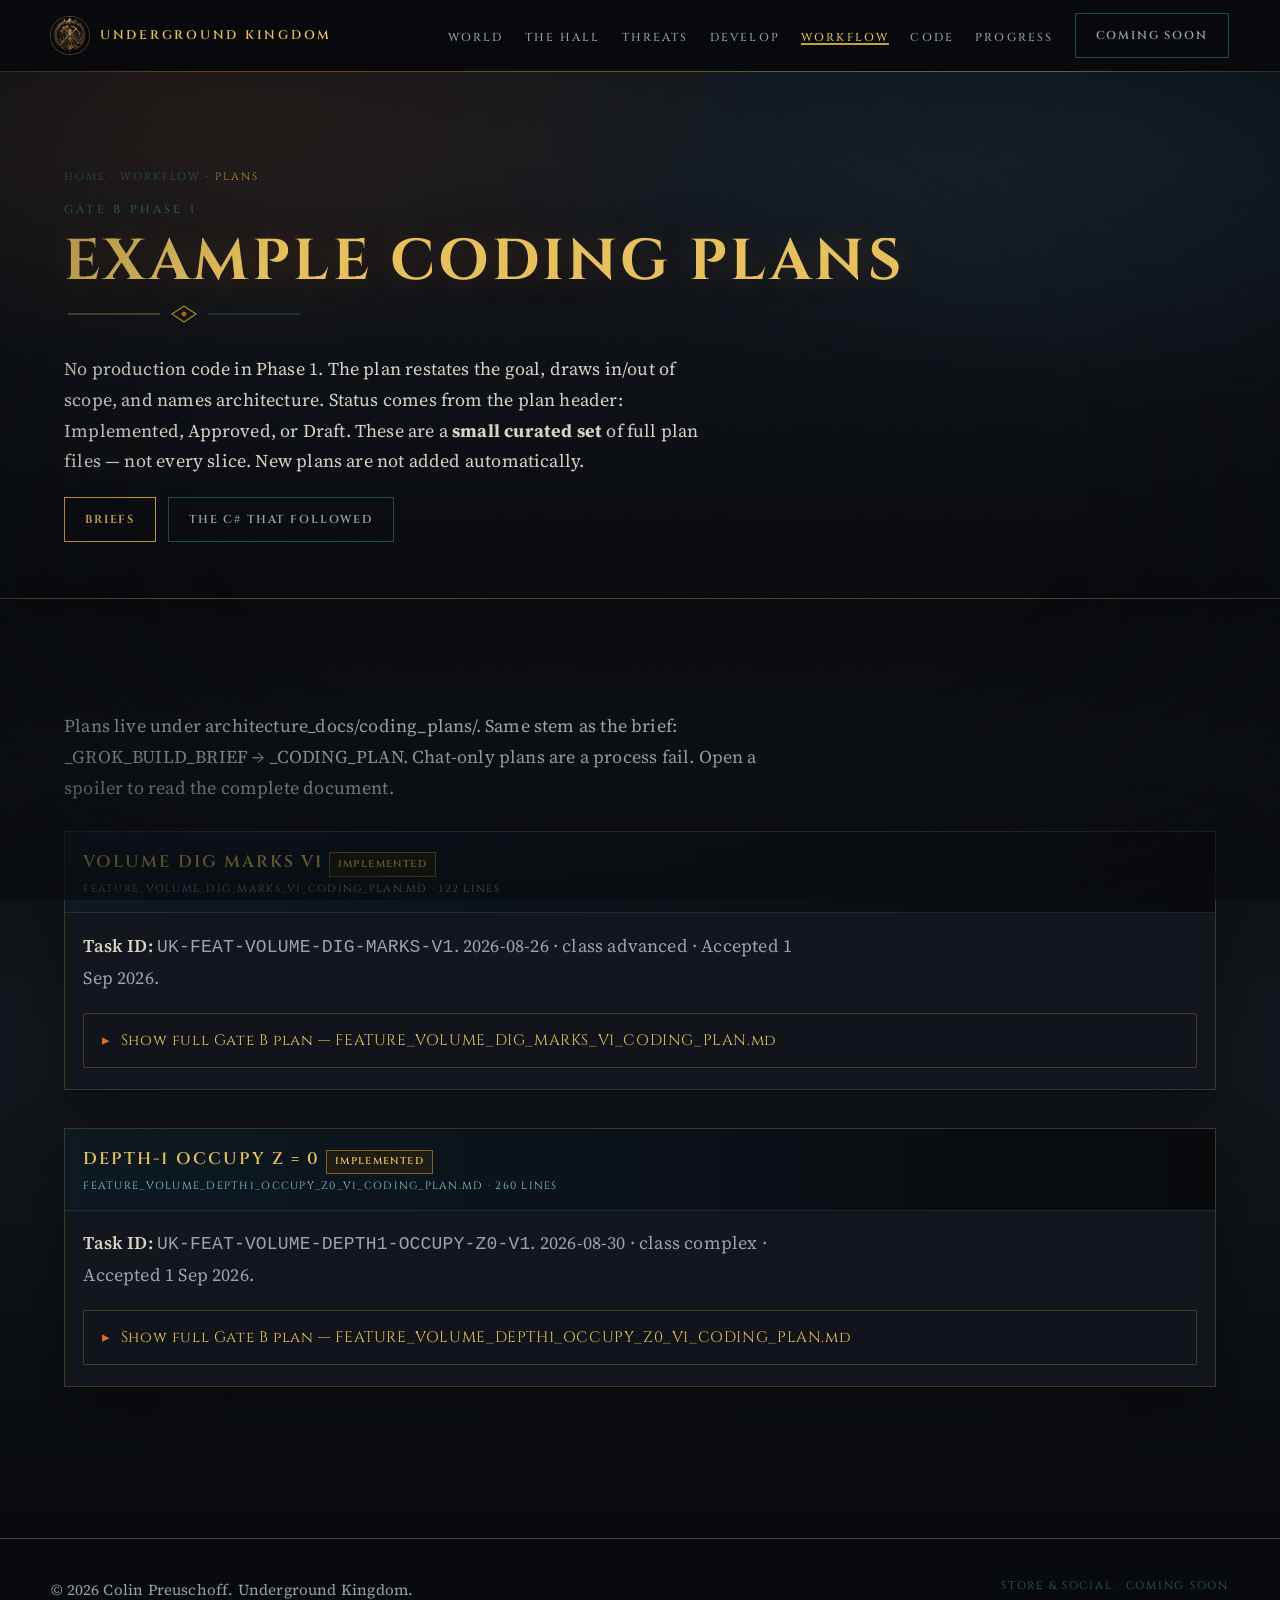
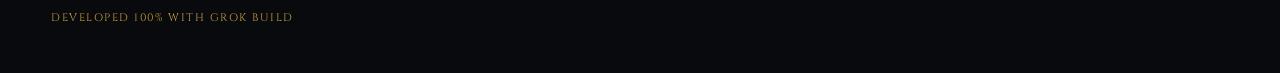
<file: docs/plans.html>
<!DOCTYPE html>
<html lang="en">
<head>
  <meta charset="utf-8">
  <meta name="viewport" content="width=device-width, initial-scale=1">
  <title>Example Gate B coding plans — Underground Kingdom</title>
  <meta name="description" content="A few curated Gate B coding plans behind spoilers — examples only, not a full archive.">
  <meta name="theme-color" content="#080A0E">
  <meta name="robots" content="index,follow">
  <meta property="og:title" content="Example Gate B coding plans">
  <meta property="og:description" content="A few curated Gate B coding plans behind spoilers — examples only, not a full archive.">
  <meta property="og:type" content="website">
  <meta property="og:image" content="https://colinpreuschoff47-a11y.github.io/underground-kingdom-web/assets/og-card.jpg">
  <meta name="twitter:card" content="summary_large_image">
  <meta name="twitter:image" content="https://colinpreuschoff47-a11y.github.io/underground-kingdom-web/assets/og-card.jpg">
  <link rel="icon" href="assets/favicon.png" type="image/png" sizes="32x32">
  <link rel="icon" href="assets/logo-icon-192.png" type="image/png" sizes="192x192">
  <link rel="apple-touch-icon" href="assets/apple-touch-icon.png">
  <link rel="preconnect" href="https://fonts.googleapis.com">
  <link rel="preconnect" href="https://fonts.gstatic.com" crossorigin>
  <link rel="stylesheet" href="https://fonts.googleapis.com/css2?family=Cinzel:wght@400;500;600;700&family=Source+Serif+4:opsz,wght@8..60,400;8..60,500;8..60,600;8..60,700&display=swap">
  <link rel="stylesheet" href="css/styles.css">
  <script>document.documentElement.classList.add("js");</script>
</head>
<body>
  <div class="grain" aria-hidden="true"></div>
  <div class="vignette" aria-hidden="true"></div>

  <a class="skip" href="#main">Skip to content</a>

  <header class="site-nav">
    <a class="wordmark" href="index.html">
      <img src="assets/logo-icon-64.png" width="64" height="64" alt="">
      <span>Underground Kingdom</span>
    </a>
    <button class="nav-toggle" type="button" aria-expanded="false" aria-controls="site-links" aria-label="Open menu">
      <span></span>
    </button>
    <nav aria-label="Primary">
      <ul class="nav-links" id="site-links">
        <li><a href="world.html">World</a></li>
        <li><a href="hall.html">The Hall</a></li>
        <li><a href="threats.html">Threats</a></li>
        <li><a href="develop.html">Develop</a></li>
        <li><a href="workflow.html" aria-current="page">Workflow</a></li>
        <li><a href="code.html">Code</a></li>
        <li><a href="progress.html">Progress</a></li>
        <li><button class="btn btn-mute" type="button" data-coming-soon>Coming soon</button></li>
      </ul>
    </nav>
  </header>

  <main id="main">
    <header class="page-hero">
      <div class="page-hero-inner reveal">
        <p class="crumb"><a href="index.html">Home</a> · <a href="workflow.html">Workflow</a> · <span>Plans</span></p>
        <p class="kicker">Gate B Phase 1</p>
        <h1>Example coding plans</h1>
        <img class="gold-rule" src="assets/ornament.svg" width="240" height="24" alt="">
        <p class="lede">No production code in Phase 1. The plan restates the goal, draws in/out of scope, and names architecture. Status comes from the plan header: Implemented, Approved, or Draft. These are a <strong>small curated set</strong> of full plan files — not every slice. New plans are not added automatically.</p>
        <div class="page-actions"><a class="btn" href="briefs.html">Briefs</a> <a class="btn btn-mute" href="code.html">The C# that followed</a></div>
      </div>
    </header>
    <section class="section studio" data-reveal>
      <div class="section-inner article">
        <p>Plans live under architecture_docs/coding_plans/. Same stem as the brief: _GROK_BUILD_BRIEF → _CODING_PLAN. Chat-only plans are a process fail. Open a spoiler to read the complete document.</p>
        <article class="artifact" aria-labelledby="plan-UK-FEAT-VOLUME-DIG-MARKS-V1">
          <header>
            <h3 id="plan-UK-FEAT-VOLUME-DIG-MARKS-V1">Volume dig marks V1 <span class="badge badge-done">Implemented</span></h3>
            <p class="file-cap">FEATURE_VOLUME_DIG_MARKS_V1_CODING_PLAN.md · 122 lines</p>
          </header>
          <div class="body">
            <p><strong>Task ID:</strong> <code>UK-FEAT-VOLUME-DIG-MARKS-V1</code>. 2026-08-26 · class advanced · Accepted 1 Sep 2026.</p>
        <details class="spoiler">
          <summary>Show full Gate B plan — FEATURE_VOLUME_DIG_MARKS_V1_CODING_PLAN.md</summary>
          <div class="spoiler-body md-doc">
<h1>Gate B Phase 1 — Volume World dig marks V1 (roadmap V2)</h1>
<table>
<thead>
<tr>
<th>Field</th>
<th>Value</th>
</tr>
</thead>
<tbody>
<tr>
<td><strong>Task ID</strong></td>
<td><code>UK-FEAT-VOLUME-DIG-MARKS-V1</code></td>
</tr>
<tr>
<td><strong>Brief</strong></td>
<td><code>architecture_docs/briefs/features/FEATURE_VOLUME_DIG_MARKS_V1_GROK_BUILD_BRIEF.md</code></td>
</tr>
<tr>
<td><strong>Date</strong></td>
<td>2026-08-26</td>
</tr>
<tr>
<td><strong>Status</strong></td>
<td><strong>Implemented</strong></td>
</tr>
<tr>
<td><strong>Class</strong></td>
<td>advanced</td>
</tr>
</tbody>
</table>
<p><strong>OPEN QUESTIONS:</strong> none (brief §14). Locks L1–L7 are frozen.</p>
<hr>
<h2>1. Restated goal</h2>
<p>Volume <strong>DIG</strong> marks sit on the <strong>z = 0 cutaway</strong>, in <strong>front</strong> of the earth voxel, facing the dollhouse camera. Dig stays XY. Do not put marks on the chamber back. Harvest/build marks stay as they are.</p>
<h2>2. In scope / out of scope</h2>
<h3>In scope</h3>
<table>
<thead>
<tr>
<th>#</th>
<th>Work</th>
</tr>
</thead>
<tbody>
<tr>
<td><strong>F1</strong></td>
<td>Pure <code>WorldVolumeDigMarkPose</code> (Presentation.WorldVolume): XY → position + rotation</td>
</tr>
<tr>
<td><strong>F2</strong></td>
<td><code>WorldVolumeTaskMarkerView</code>: <strong>Dig</strong> uses F1; other types keep <code>(x+0.5, y+0.5, 0.07)</code></td>
</tr>
<tr>
<td><strong>F3</strong></td>
<td>Unlit mark, no collider; no z-fight / not inside Solid. Playtest: Dig uses SpriteRenderer (Volume cut-face path); Mesh Quad + Euler 180 was back-face culled</td>
</tr>
<tr>
<td><strong>F4</strong></td>
<td>EditMode pose tests (no GPU)</td>
</tr>
<tr>
<td><strong>F5</strong></td>
<td>Presentation README + <code>docs/DECISIONS.md</code></td>
</tr>
</tbody>
</table>
<h3>Out of scope</h3>
<p>Chamber-back marks; dig at z &gt; 0; harvest/build/other mark polish; V1/V3–V5; F; G; 2D overlay into Volume; new art; Task XY / dig sim / save format.</p>
<h2>3. Affected modules / classes</h2>
<table>
<thead>
<tr>
<th>Module</th>
<th>Touch</th>
</tr>
</thead>
<tbody>
<tr>
<td><strong>Presentation.WorldVolume</strong></td>
<td>New static <code>WorldVolumeDigMarkPose</code>. <code>WorldVolumeTaskMarkerView.UpsertMarker</code> Dig branch</td>
</tr>
<tr>
<td><strong>Tests</strong></td>
<td>New <code>WorldVolumeDigMarkPoseTests</code> under Presentation EditMode</td>
</tr>
<tr>
<td><strong>Docs</strong></td>
<td>Presentation README marker row; DECISIONS</td>
</tr>
</tbody>
</table>
<p><strong>No new modules.</strong> <code>VolumeWorldBootstrap.Bind</code> already exists — <strong>no Session change</strong>. <code>DigDesignateController</code> <strong>unchanged</strong>.</p>
<h2>4. Architecture</h2>
<h3>4.1 Why z = 0.07 fails (verify at implement)</h3>
<ol>
<li><strong>Buried:</strong> earth columns are Solid for <code>z ∈ [0,1)</code>. Center <code>(x+0.5, y+0.5, 0.07)</code> is <strong>inside</strong> the voxel; the cutaway face is at <strong>z = 0</strong>.</li>
<li><strong>Facing:</strong> camera pitch 18° looks <strong>+Z</strong> (<code>rotation = Euler(18,0,0)</code>). Unity Quad’s front is local <strong>+Z</strong>. Identity rotation points the front <strong>into</strong> the cave, so the camera often sees the <strong>back</strong> (culled).</li>
</ol>
<p>Wiring is already bound; this is pose, not a missing Bind.</p>
<h3>4.2 Facade pose (F1)</h3>
<p>New pure type <code>WorldVolumeDigMarkPose</code> (static):</p>
<table>
<thead>
<tr>
<th>Item</th>
<th>Lock</th>
</tr>
</thead>
<tbody>
<tr>
<td><strong>FacadeZ</strong></td>
<td><strong>−0.05</strong> (inside brief 0.02–0.08; in front of z = 0, not in the voxel)</td>
</tr>
<tr>
<td><strong>Position(x, y)</strong></td>
<td><code>(x + 0.5, y + 0.5, FacadeZ)</code></td>
</tr>
<tr>
<td><strong>Rotation</strong></td>
<td><code>Quaternion.identity</code> — Unity Quad front is local <strong>−Z</strong>, which already faces the camera. Playtest: Euler Y=180 culled the mark.</td>
</tr>
</tbody>
</table>
<p>No World/volume query in the helper (Dig is XY / z = 0 by law). No Content.</p>
<p><code>UpsertMarker</code>: if <code>task.Type == Dig</code>, apply F1; else keep current position and identity rotation.</p>
<p>Colors / scale 0.55 / unlit / destroy collider: unchanged.</p>
<h3>4.3 Dependencies</h3>
<pre><code>Tasks (XY Dig) → WorldVolumeTaskMarkerView (draw)
                      ↑
              WorldVolumeDigMarkPose (pure)
</code></pre>
<p>Presentation already reads Tasks. No new events.</p>
<h3>4.4 Proposed docs (Phase 2)</h3>
<ul>
<li>Presentation README: Dig marks on <strong>z = 0 facade</strong> (z = −0.05, face −Z). Other Volume marks still z ≈ 0 until a later slice.</li>
<li>DECISIONS: Volume dig marks on cutaway front, not chamber back; dig remains XY.</li>
</ul>
<h2>5. Tests</h2>
<p>No GPU. Pure pose only.</p>
<table>
<thead>
<tr>
<th>ID</th>
<th>Assert</th>
</tr>
</thead>
<tbody>
<tr>
<td>XY</td>
<td><code>Position(3, 4)</code> x = 3.5, y = 4.5</td>
</tr>
<tr>
<td>Facade</td>
<td><code>z &lt; 0</code> and <code>z &gt; −0.2</code> (not far into camera space)</td>
</tr>
<tr>
<td>Not back</td>
<td><code>z ≠ 4</code> and <code>z &lt; 0.5</code> (not inside/behind first voxel)</td>
</tr>
<tr>
<td>Facing</td>
<td>Unity Quad front is local −Z: <code>(Rotation * Vector3.back).z &lt; 0</code>; rotation is identity</td>
</tr>
</tbody>
</table>
<p>No MonoBehaviour host test unless one already exists (none on disk).</p>
<h2>6. Risks</h2>
<table>
<thead>
<tr>
<th>Risk</th>
<th>Mitigation</th>
</tr>
</thead>
<tbody>
<tr>
<td>Quad winding vs Euler 180</td>
<td>Confirmed: Unity Quad faces −Z. Identity. Test mesh-front (−local Z) toward camera</td>
</tr>
<tr>
<td>z-fight at −0.05</td>
<td>Epsilon in range; unlit</td>
</tr>
<tr>
<td>Other types still invisible</td>
<td>Accepted (L4)</td>
</tr>
<tr>
<td>Fog / earth overlay</td>
<td>Mark is in front of z = 0; do not parent 2D fog</td>
</tr>
</tbody>
</table>
<h2>7. Locks L1–L7 (frozen)</h2>
<table>
<thead>
<tr>
<th>Lock</th>
<th>Value</th>
</tr>
</thead>
<tbody>
<tr>
<td><strong>L1</strong></td>
<td>Dig row <strong>z = 0</strong> only</td>
</tr>
<tr>
<td><strong>L2</strong></td>
<td>Mark on that <strong>facade</strong>, not back wall</td>
</tr>
<tr>
<td><strong>L3</strong></td>
<td>Dig sim XY; Tunnel <strong>d = 1</strong></td>
</tr>
<tr>
<td><strong>L4</strong></td>
<td><strong>Dig only</strong> this slice</td>
</tr>
<tr>
<td><strong>L5</strong></td>
<td>Same 2D Dig colors</td>
</tr>
<tr>
<td><strong>L6</strong></td>
<td>Camera 18°, look +Z</td>
</tr>
<tr>
<td><strong>L7</strong></td>
<td>Not V1/V3–V5, F, G, z&gt;0 dig</td>
</tr>
</tbody>
</table>
<h2>8. Suggestions (do not implement)</h2>
<ul>
<li>Later: same facade pose for harvest/build marks.</li>
<li>Shared unlit material instance instead of <code>CreateUnlit</code> per rebuild (alloc).</li>
</ul>
          </div>
        </details>
          </div>
        </article>
        <article class="artifact" aria-labelledby="plan-UK-FEAT-VOLUME-DEPTH1-OCCUPY-Z0-V1">
          <header>
            <h3 id="plan-UK-FEAT-VOLUME-DEPTH1-OCCUPY-Z0-V1">Depth-1 occupy z = 0 <span class="badge badge-done">Implemented</span></h3>
            <p class="file-cap">FEATURE_VOLUME_DEPTH1_OCCUPY_Z0_V1_CODING_PLAN.md · 260 lines</p>
          </header>
          <div class="body">
            <p><strong>Task ID:</strong> <code>UK-FEAT-VOLUME-DEPTH1-OCCUPY-Z0-V1</code>. 2026-08-30 · class complex · Accepted 1 Sep 2026.</p>
        <details class="spoiler">
          <summary>Show full Gate B plan — FEATURE_VOLUME_DEPTH1_OCCUPY_Z0_V1_CODING_PLAN.md</summary>
          <div class="spoiler-body md-doc">
<h1>Gate B Phase 1 — Volume depth-1 occupy z = 0 V1 (roadmap V3)</h1>
<table>
<thead>
<tr>
<th>Field</th>
<th>Value</th>
</tr>
</thead>
<tbody>
<tr>
<td><strong>Task ID</strong></td>
<td><code>UK-FEAT-VOLUME-DEPTH1-OCCUPY-Z0-V1</code></td>
</tr>
<tr>
<td><strong>Brief</strong></td>
<td><code>architecture_docs/briefs/features/FEATURE_VOLUME_DEPTH1_OCCUPY_Z0_V1_GROK_BUILD_BRIEF.md</code></td>
</tr>
<tr>
<td><strong>Date</strong></td>
<td>2026-08-30</td>
</tr>
<tr>
<td><strong>Status</strong></td>
<td><strong>Implemented</strong></td>
</tr>
<tr>
<td><strong>Class</strong></td>
<td>complex</td>
</tr>
</tbody>
</table>
<p><strong>OPEN QUESTIONS:</strong> none (brief §14). Locks L1–L14 are frozen.</p>
<hr>
<h2>1. Restated goal</h2>
<p>Depth-1 stamps occupy <strong>z = 0</strong> of their XY column. Volume World colonists use <strong>per-voxel</strong> occupy so they can walk <strong>z ≥ 1</strong> behind a wall or locked door in a d = 5 hall and continue. Floors stay illegal as feet on the slab at <strong>any z</strong>. 5-deep solid cells still block <strong>all z</strong>. Enemies / bash stay XY. Do not flatten <code>d</code>. Do not raise <code>MaxExpansions</code>. Do not keep 2D-then-lift as the only colonist volume planner.</p>
<h2>2. In scope / out of scope</h2>
<h3>In scope</h3>
<table>
<thead>
<tr>
<th>#</th>
<th>Work</th>
</tr>
</thead>
<tbody>
<tr>
<td><strong>F1</strong></td>
<td>World <code>IVolumeWalkabilityMap</code> + <code>VolumeWalkRules</code>; <code>VolumeLiveStep</code> uses it when present</td>
</tr>
<tr>
<td><strong>F2–F5</strong></td>
<td><code>BuildingService.IsMovementPassable(x, y, z, isEnemy)</code> — depth-1 one-Z (colonists); floors never; 5-deep solid all-z; enemies ignore z</td>
</tr>
<tr>
<td><strong>F6</strong></td>
<td><code>FindColonistVolumePath</code>: volume A<em> </em><em>first</em>*; 2D-then-lift only if Blocked/CapExceeded (ladder supplement)</td>
</tr>
<tr>
<td><strong>F7</strong></td>
<td>Motors, spawn, move pick, nearest-standable inherit F1</td>
</tr>
<tr>
<td><strong>F8</strong></td>
<td>Colonist ejection uses <strong>feet z</strong></td>
</tr>
<tr>
<td><strong>F9–F10</strong></td>
<td>2D 1×2 and enemy maps unchanged (XY / no <code>IVolumeWalkabilityMap</code>)</td>
</tr>
<tr>
<td><strong>F11</strong></td>
<td>EditMode tests (brief §10)</td>
</tr>
<tr>
<td><strong>F12</strong></td>
<td>READMEs + <code>docs/DECISIONS.md</code></td>
</tr>
</tbody>
</table>
<h3>Out of scope</h3>
<p>Flatten <code>d</code>; recipe carve; raise 1000; V1/V2/V4/V5/F/G; floor tiles occupy-legal; door mode enums; enemy behind-wall; 5-deep interiors; trap/fireplace new blocks; Pathfinding→Buildings/Content; World→new Content occupy types; delete 2D scene; save bump.</p>
<h2>3. Affected modules / classes</h2>
<table>
<thead>
<tr>
<th>Module</th>
<th>Touch</th>
</tr>
</thead>
<tbody>
<tr>
<td><strong>World</strong></td>
<td>New <code>IVolumeWalkabilityMap</code>; new <code>VolumeWalkRules.IsWalkableAt</code>. <code>VolumeSpawnFeet</code> uses the helper</td>
</tr>
<tr>
<td><strong>Content</strong></td>
<td><code>StructureFunctionConstants.IsDepth1VolumeOccupant(typeId)</code> (wall, door, ladder, trap, floor, fireplace)</td>
</tr>
<tr>
<td><strong>Buildings</strong></td>
<td><code>IStructurePassabilityQuery.IsMovementPassable(x, y, z, isEnemy)</code>; <code>BuildingService</code> implements. XY overload = z = 0 colonist/enemy law</td>
</tr>
<tr>
<td><strong>Pathfinding</strong></td>
<td><code>VolumeLiveStep.CanOccupy</code> / <code>CanVisit</code>; <code>FindColonistVolumePath</code> order. <strong>No</strong> Buildings/Content refs</td>
</tr>
<tr>
<td><strong>Session</strong></td>
<td><code>ColonistWalkabilityMap</code> implements <code>IVolumeWalkabilityMap</code>; <code>UnitDisplacementService</code> feet-z</td>
</tr>
<tr>
<td><strong>Agents</strong></td>
<td><code>IsColonistVolumeStepAllowed</code> uses xyz; spawn/load <code>VolumeSpawnFeet</code> with a Z-aware walk wrapper around <code>_buildings</code></td>
</tr>
<tr>
<td><strong>Presentation</strong></td>
<td><code>WorldVolumeColumnPick.TryRayToStandableFeet</code> uses <code>VolumeWalkRules</code> (already receives <code>ColonistWalk</code>)</td>
</tr>
<tr>
<td><strong>Labor</strong></td>
<td>None beyond inherit <code>IsVolumePassable</code></td>
</tr>
<tr>
<td><strong>Enemies</strong></td>
<td><strong>No</strong> <code>IVolumeWalkabilityMap</code> on <code>EnemyPathWalkability</code>. Keep XY <code>IsMovementPassable</code></td>
</tr>
<tr>
<td><strong>Tests / docs</strong></td>
<td>See §5–§6</td>
</tr>
</tbody>
</table>
<p><strong>No new modules / asmdefs / events / save fields.</strong></p>
<hr>
<h2>4. Architecture</h2>
<h3>4.1 Why XY <code>IsWalkable</code> cannot stay the volume gate</h3>
<p>Stamps do not write <code>d</code>. A wall on a d = 5 tunnel is still <strong>Air</strong> at z ≥ 1. <code>VolumeLiveStep.CanOccupy</code> ANDs <code>walkability.IsWalkable(x, y)</code> for <strong>every</strong> z → the column is dead. 2D-then-lift cannot enter that XY cell. Fix occupy, then search the volume graph.</p>
<h3>4.2 Volume-walk interface (Pathfinding must not reference Buildings)</h3>
<p><strong>World</strong> (sibling of <code>IWalkabilityMap</code>):</p>
<pre><code class="language-csharp">public interface IVolumeWalkabilityMap
{
    bool IsWalkable(int x, int y, int z);
}

public static class VolumeWalkRules
{
    public static bool IsWalkableAt(IWalkabilityMap walkability, int x, int y, int z)
    {
        if (walkability is IVolumeWalkabilityMap volumeWalk)
        {
            return volumeWalk.IsWalkable(x, y, z);
        }

        return walkability == null || walkability.IsWalkable(x, y);
    }
}
</code></pre>
<p><strong>Fallback (frozen):</strong> XY-only maps (<code>WorldService</code>, <code>EnemyPathWalkability</code>, <code>FixtureLadderWalk</code>) keep today’s “XY false → <strong>all z</strong> illegal.” That is how enemies stay on XY law without a second A*.</p>
<p><code>VolumeLiveStep.CanOccupy</code> / <code>CanVisit</code>: replace the XY <code>IsWalkable(x, y)</code> check with <code>VolumeWalkRules.IsWalkableAt(..., z)</code>. Live-stand unchanged. Ladder <code>±Y</code> still <code>CanClimbY</code> (exception z = 0).</p>
<p>Same helper: <code>VolumeSpawnFeet.IsOccupy</code>, <code>WorldVolumeColumnPick.TryRayToStandableFeet</code> (replace <code>walkability.IsWalkable(x, y)</code>).</p>
<h3>4.3 Depth-1 vs floor vs door vs 5-deep (Buildings)</h3>
<p>Content helper (ids already in <code>StructureFunctionConstants</code> / <code>BuildingCatalog.FireplaceId</code>):</p>
<pre><code class="language-text">IsDepth1VolumeOccupant(typeId) ⇔ wall | door | ladder | trap | floor | fireplace
</code></pre>
<p><code>IStructurePassabilityQuery</code> adds:</p>
<pre><code class="language-csharp">bool IsMovementPassable(int x, int y, int z, bool isEnemy);
</code></pre>
<p>Keep <code>IsMovementPassable(x, y, bool isEnemy)</code> as the 2D / enemy API.</p>
<p><strong>Implementation in <code>BuildingService</code>:</strong></p>
<ol>
<li><strong><code>isEnemy == true</code>:</strong> ignore <code>z</code>; existing XY body (walls never; locked/Auto per <code>DoorAllowsMover</code>; floors never; ladders on-cell; construction solid never). Enemies do not walk behind.</li>
<li><strong><code>isEnemy == false</code> (colonists):</strong><br>
   - Resolve <strong>type</strong> at cell: completed building (<code>TryGetBuildingAt</code>) else new-build site (<code>TryGetSiteAt</code> → <code>BuildingTypeId</code>). Upgrade-hidden building: fall through to terrain (5-deep solid stays all-z).<br>
   - <strong>Floor</strong> (completed or site): <strong>false</strong> at <strong>any z</strong>.<br>
   - <strong><code>z &gt;= 1</code> and <code>IsDepth1VolumeOccupant</code> and not floor:</strong> <strong>true</strong> (structure occupies z = 0 only; live-stand is Pathfinding’s job).<br>
   - Else <strong>existing XY body</strong> (<code>z == 0</code> or 5-deep / generic <code>BuildingSolid</code> / <code>ConstructionSiteSolid</code> without a depth-1 type).</li>
</ol>
<p>z = 0 colonist result <strong>must match</strong> today’s XY method (wall false, locked door false, Open/Auto <code>DoorAllowsMover</code>, ladder true, floor false, trap/fireplace unchanged walkable, storage solid false).</p>
<p>Do <strong>not</strong> invent trap/fireplace blocking. Do <strong>not</strong> make 5-deep interiors walkable.</p>
<p>XY overload: may delegate to <code>(x, y, z: 0, isEnemy)</code> once the z = 0 branch is identical.</p>
<h3>4.4 Session bind</h3>
<p><code>ColonistWalkabilityMap : IWalkabilityMap, ILadderCellQuery, IVolumeWalkabilityMap</code></p>
<ul>
<li><code>IsWalkable(x, y)</code> — unchanged (structures XY, isEnemy false).</li>
<li><code>IsWalkable(x, y, z)</code> → <code>IsMovementPassable(x, y, z, isEnemy: false)</code>.</li>
</ul>
<p><code>GameplayComposer</code> already constructs <code>PathfindingService(ColonistWalk, World, World)</code> and <code>SetMovePickQueries(ColonistWalk, ColonistWalk)</code>. No new composer services.</p>
<h3>4.5 <code>FindColonistVolumePath</code> (R17)</h3>
<p><strong>Today:</strong> 2D 1×2 first; lift; fallback volume A* (still XY-gated). Behind-wall 2D fails; 3D also fails.</p>
<p><strong>This slice:</strong></p>
<pre><code class="language-text">if !IsVolumePassable(start) → NonWalkableStart
if !IsVolumePassable(goal)  → NonWalkableGoal
if start == goal            → [start]
volume = FindPath(startFeet, goalFeet)   // 3D A*, per-voxel occupy, cap 1000
if volume.IsSuccess         → volume
// supplement only — must not run first
return TryLiftDwarfSlice(2D 1×2) ?? volume  // keep volume’s Blocked/CapExceeded if lift fails
</code></pre>
<ul>
<li>Volume A<em> </em><em>first</em>* so a goal at <code>(wallX, wallY, z≥1)</code> is searched on the per-voxel graph (2D goal XY is non-walkable, so lift-first would never be the behind-wall success).</li>
<li>2D-then-lift <strong>only</strong> after Blocked/CapExceeded → stacked z = 0 ladders on small maps can still succeed; <strong>cannot</strong> hide a behind-wall success.</li>
<li><code>FootprintPassability</code> 1×2 <strong>unchanged</strong> (occupy at z = 0 + XY). 2D Gameplay unchanged.</li>
<li><strong><code>MaxExpansions</code> stays 1000.</strong> If the <strong>exit</strong> behind-wall fixture (short hall, one wall, start/goal adjacent columns) returns <code>CapExceeded</code>: <strong>STOP</strong>, report, do <strong>not</strong> raise the cap.</li>
</ul>
<h3>4.6 Live consumers (F7)</h3>
<table>
<thead>
<tr>
<th>Consumer</th>
<th>Change</th>
</tr>
</thead>
<tbody>
<tr>
<td><code>IsVolumePassable</code> / <code>FindNearestStandable</code></td>
<td>Inherit <code>CanOccupy</code></td>
</tr>
<tr>
<td><code>AgentService.IsColonistVolumeStepAllowed</code></td>
<td><code>IsLiveStandable</code> <strong>and</strong> <code>IsMovementPassable(x, y, z, false)</code></td>
</tr>
<tr>
<td><code>AgentService</code> spawn/load <code>VolumeSpawnFeet</code></td>
<td>Pass a Z-aware <code>IWalkabilityMap</code> wrapping <code>_buildings</code> (private nested type in Agents — World cannot see Buildings). Prefer z = 0, else first occupy-legal z</td>
</tr>
<tr>
<td><code>LaborVolumeNavigation</code></td>
<td>No code if <code>IsVolumePassable</code> is correct</td>
</tr>
<tr>
<td><code>WorldVolumeColumnPick</code></td>
<td><code>VolumeWalkRules</code>; wall is <strong>not</strong> Solid — skip z = 0, last occupy-legal may be z ≥ 1 in that column</td>
</tr>
<tr>
<td>Enemies / moles <code>VolumeSpawnFeet</code></td>
<td>Keep passing world/XY maps → fallback all-z</td>
</tr>
</tbody>
</table>
<h3>4.7 Ejection (F8)</h3>
<p><code>UnitDisplacementService</code> colonist loop: use <code>c.Feet</code>, not only <code>c.Position</code>.</p>
<ul>
<li>If blocked XY contains the tile <strong>and</strong> <code>!IsMovementPassable(feet.x, feet.y, feet.z, false)</code> → eject (z = 0 on a new wall).</li>
<li>If feet <strong>z ≥ 1</strong> still occupy-legal → <strong>do not</strong> eject.</li>
<li>Eject dest stays nearest XY free stand (<code>SetPosition(Vector2Int)</code> → z = 0). Fine for z = 0 victims.</li>
<li>Enemies / moles: still XY <code>blocked.Contains(Position)</code>.</li>
</ul>
<p>Tests must pass <code>IStructurePassabilityQuery</code> into <code>UnitDisplacementService</code> (production already does; <code>UnitDisplacementServiceTests</code> currently passes null — fix when adding F11(i)).</p>
<h3>4.8 Dependencies</h3>
<pre><code>Content (IsDepth1VolumeOccupant)
    ↑
Buildings.IsMovementPassable(x,y,z)
    ↑
Session.ColonistWalkabilityMap : IVolumeWalkabilityMap
    ↑
Pathfinding.VolumeLiveStep ── World.VolumeWalkRules
Enemies.EnemyPathWalkability  (XY only — no interface)
</code></pre>
<p>Pathfinding → World only. World does <strong>not</strong> gain building type tables.</p>
<h3>4.9 Proposed docs (Phase 2)</h3>
<ul>
<li><strong>Pathfinding README:</strong> colonist occupy = live-stand <strong>and</strong> volume-walk at <strong>that z</strong>; XY-only maps keep all-z; <code>FindColonistVolumePath</code> = volume A* first, lift supplement.</li>
<li><strong>World README:</strong> live 1×2 <strong>2D</strong> still z = 0 + XY; volume colonists per-voxel.</li>
<li><strong>Buildings README:</strong> depth-1 occupy z = 0 for colonist volume; floors any z; 5-deep solid all z; enemy XY.</li>
<li><strong>Session:</strong> <code>ColonistWalkabilityMap</code> Z; ejection feet-z.</li>
<li><strong>Agents:</strong> volume step xyz; spawn prefer facade then first occupy-legal z.</li>
<li><strong>Presentation:</strong> move pick last occupy-legal via <code>VolumeWalkRules</code>.</li>
<li><strong>DECISIONS:</strong> supersede 2026-08-26 “volume occupy = XY for every z / 2D-then-lift only” <strong>for Volume World colonists</strong>. Keep 2D 1×2 + enemy XY. Cap 1000 unchanged.</li>
</ul>
<hr>
<h2>5. Tests (EditMode, no GPU)</h2>
<p>New primary: <code>Assets/_Project/Tests/EditMode/Pathfinding/VolumeDepth1OccupyTests.cs</code> (or Buildings sibling) using <strong>real <code>BuildingService</code></strong> + <code>ColonistWalkabilityMap</code> (or equivalent <code>IVolumeWalkabilityMap</code>) + <code>SetColumnDepth(5)</code> on the hall. Do <strong>not</strong> implement V1/V2. Pad 5-deep place with <code>SetColumnDepth(5)</code> so the test survives if V1 lands first.</p>
<table>
<thead>
<tr>
<th>ID</th>
<th>Assert</th>
</tr>
</thead>
<tbody>
<tr>
<td><strong>(a)</strong></td>
<td><code>TryPlaceCompleted(stone_wall)</code> on d = 5 tunnel: <code>IsVolumePassable(x,y,0)</code> false; <code>(x,y,1)</code> true (live-stand). 2D <code>IsPassable</code> 1×2 at XY <strong>false</strong>. <code>GetColumnDepth</code> unchanged</td>
</tr>
<tr>
<td><strong>(b)</strong></td>
<td>Corridor y feet with air y+1; wall at (5,y); start (4,y,0) and goal (6,y,0) both occupy-legal; <strong>no</strong> XY path around (block extra cells or use a 3-wide pocket). <code>FindColonistVolumePath</code> <strong>success</strong>; path has some node with x=5 and z≥1; <strong>no</strong> node (5,y,0). Status ≠ CapExceeded — if CapExceeded, <strong>stop and ask</strong></td>
</tr>
<tr>
<td><strong>(c)</strong></td>
<td>Locked door: occupy false z=0, true z≥1; behind path success. Open door: z=0 occupy true for colonists</td>
</tr>
<tr>
<td><strong>(d)</strong></td>
<td>Floor on d=5: occupy false <code>(floor, 0)</code> <strong>and</strong> <code>(floor, 1)</code>; y+1 occupy true</td>
</tr>
<tr>
<td><strong>(e)</strong></td>
<td>Storage (or leftover 5-deep) <strong>solid</strong> cell (upper body, not bottom walkable row): occupy false z=0 <strong>and</strong> z=1</td>
</tr>
<tr>
<td><strong>(f)</strong></td>
<td><code>PathfindingService(EnemyPathWalkability, …)</code>: wall / locked door <strong>not</strong> occupy-legal at z≥1 (XY fallback). Plan-through for bash <strong>unchanged</strong></td>
</tr>
<tr>
<td><strong>(g)</strong></td>
<td><code>AgentService</code> volume step: wall (x,y,1) allowed; (x,y,0) not (Volume motion)</td>
</tr>
<tr>
<td><strong>(h)</strong></td>
<td><code>VolumeSpawnFeet</code> with colonist Z map on a wall column: returns z≥1, not 0</td>
</tr>
<tr>
<td><strong>(i)</strong></td>
<td>Displacement + structures bound: colonist feet (wall, z=1) <strong>stays</strong>; colonist z=0 on that XY <strong>ejects</strong></td>
</tr>
<tr>
<td><strong>site</strong></td>
<td>Wall <strong>construction</strong> site: same as (a) at z=0/z=1</td>
</tr>
</tbody>
</table>
<p><strong>Keep</strong> <code>VolumeLiveGraphTests.LockedWalkMap_BlocksAllZ</code> and <code>BuildingSolidWall_…_NotOneByTwoPassable</code> z=4 <strong>false</strong> — they document XY-only fallback (<code>FixtureLadderWalk</code> is not <code>IVolumeWalkabilityMap</code>). Add a one-line comment if the name is confusing; do not flip those asserts.</p>
<p>Existing door/floor/wall XY tests must still pass.</p>
<h2>6. Risks</h2>
<table>
<thead>
<tr>
<th>Risk</th>
<th>Mitigation</th>
</tr>
</thead>
<tbody>
<tr>
<td>3D-first misses stacked ladders in d=5</td>
<td>Lift supplement after Blocked/CapExceeded; V3 does not fix playtest ladders (V5)</td>
</tr>
<tr>
<td>Exit path CapExceeded</td>
<td>Short fixture; if it hits 1000, ask — do not bump</td>
</tr>
<tr>
<td><code>BuildingSolid</code> ≠ wall</td>
<td>Behind-wall tests use <code>stone_wall</code> / <code>BuildingService</code>, not terrain-only</td>
</tr>
<tr>
<td>Enemy volume A* shares <code>VolumeLiveStep</code></td>
<td>No <code>IVolumeWalkabilityMap</code> on enemy map → XY all-z</td>
</tr>
<tr>
<td><code>SetPosition(Vector2Int)</code> forces z=0</td>
<td>Do not eject z≥1 colonists</td>
</tr>
<tr>
<td>Agent spawn passes <code>_world</code> today</td>
<td>Wrapper so spawn sees Buildings Z</td>
</tr>
<tr>
<td>Displacement tests omit structures</td>
<td>Pass <code>_buildings</code> in F11(i)</td>
</tr>
<tr>
<td>V1 <code>too_shallow</code> later</td>
<td>Occupancy tests <code>SetColumnDepth(5)</code> on footprints</td>
</tr>
</tbody>
</table>
<h2>7. Locks L1–L14 (frozen)</h2>
<table>
<thead>
<tr>
<th>Lock</th>
<th>Value</th>
</tr>
</thead>
<tbody>
<tr>
<td><strong>L1</strong></td>
<td>Depth-1 occupy <strong>z = 0</strong> (wall, door, ladder, trap, floor, fireplace + matching sites)</td>
</tr>
<tr>
<td><strong>L2</strong></td>
<td>Colonist <strong>z ≥ 1</strong> may be occupy-legal</td>
</tr>
<tr>
<td><strong>L3</strong></td>
<td>Locked door <strong>z = 0</strong> only</td>
</tr>
<tr>
<td><strong>L4</strong></td>
<td>Open/Auto <code>DoorAllowsMover</code> at z = 0; one-Z occupy</td>
</tr>
<tr>
<td><strong>L5</strong></td>
<td>Floors never feet-on-slab (any z)</td>
</tr>
<tr>
<td><strong>L6</strong></td>
<td>Per-voxel colonist planner; not lift-only</td>
</tr>
<tr>
<td><strong>L7</strong></td>
<td>Stamps do not write <code>d</code></td>
</tr>
<tr>
<td><strong>L8</strong></td>
<td>Do not raise <code>MaxExpansions</code></td>
</tr>
<tr>
<td><strong>L9</strong></td>
<td>Enemies / bash XY</td>
</tr>
<tr>
<td><strong>L10</strong></td>
<td>5-deep solid blocks all z</td>
</tr>
<tr>
<td><strong>L11</strong></td>
<td>2D 1×2 occupy z = 0 + XY</td>
</tr>
<tr>
<td><strong>L12</strong></td>
<td>Ladder exception z = 0; no ladder playtest fix</td>
</tr>
<tr>
<td><strong>L13</strong></td>
<td>No new trap/fireplace blocks</td>
</tr>
<tr>
<td><strong>L14</strong></td>
<td>Not V1, V2, V4, V5, F, G</td>
</tr>
</tbody>
</table>
<h2>8. Suggestions (do not implement)</h2>
<ul>
<li>Later: enemy volume analog (walk behind / Z-bash).</li>
<li>Later: 5-deep kit interiors as occupy-legal air.</li>
<li>Shared <code>ColonistWalkabilityMap</code> instead of Agents nested spawn wrapper (only if the wrapper duplicates more than ~20 lines).</li>
</ul>
          </div>
        </details>
          </div>
        </article>
        </div>
    </section>

  </main>

  <footer class="site-foot">
    <div>
      <small>© 2026 Colin Preuschoff. Underground Kingdom.</small>
      <span class="credit">Developed 100% with Grok Build</span>
    </div>
    <span class="soon">Store &amp; social · Coming soon</span>
  </footer>

  <dialog class="soon-dialog" id="coming-soon" aria-labelledby="soon-title">
    <h2 id="soon-title">Coming soon</h2>
    <p>Store pages and social channels are not live. Underground Kingdom is in pre-alpha on PC and is not released.</p>
    <button class="btn" type="button">Close</button>
  </dialog>

  <script src="js/main.js"></script>
</body>
</html>
</file>
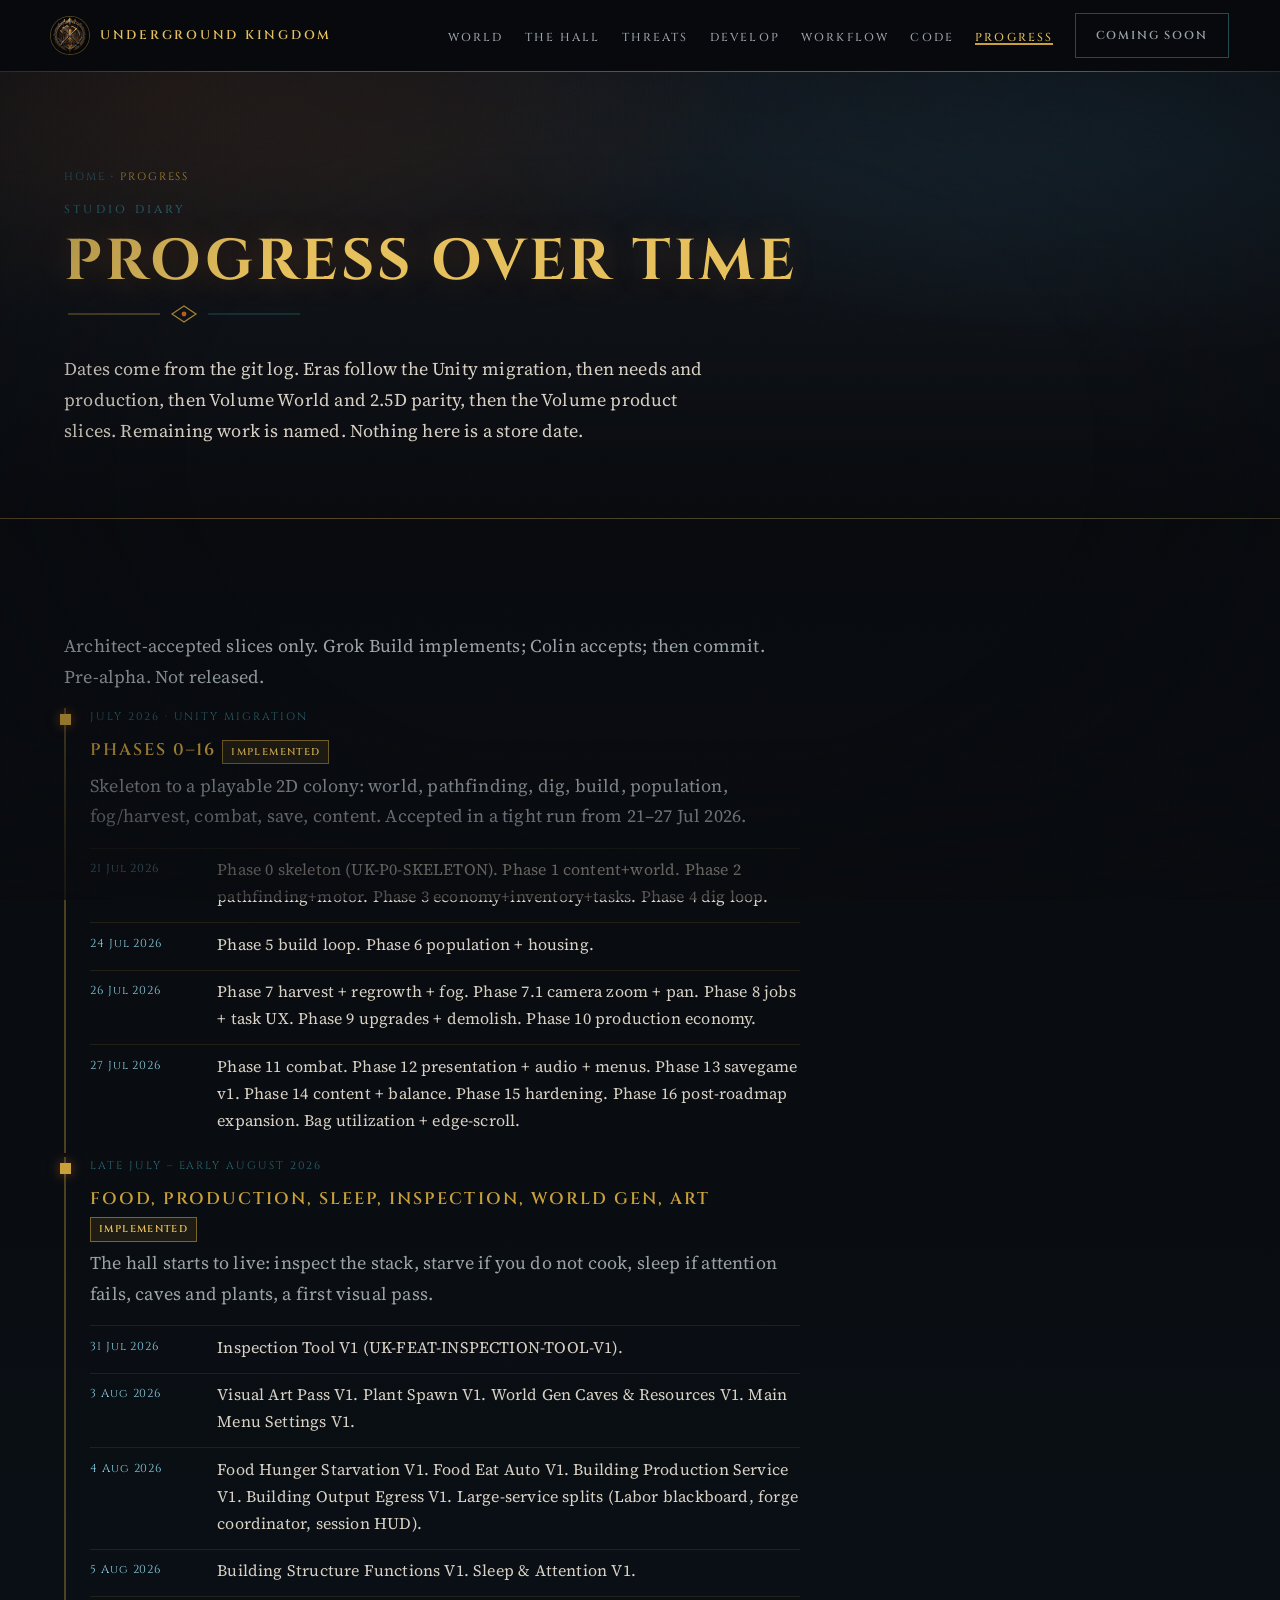
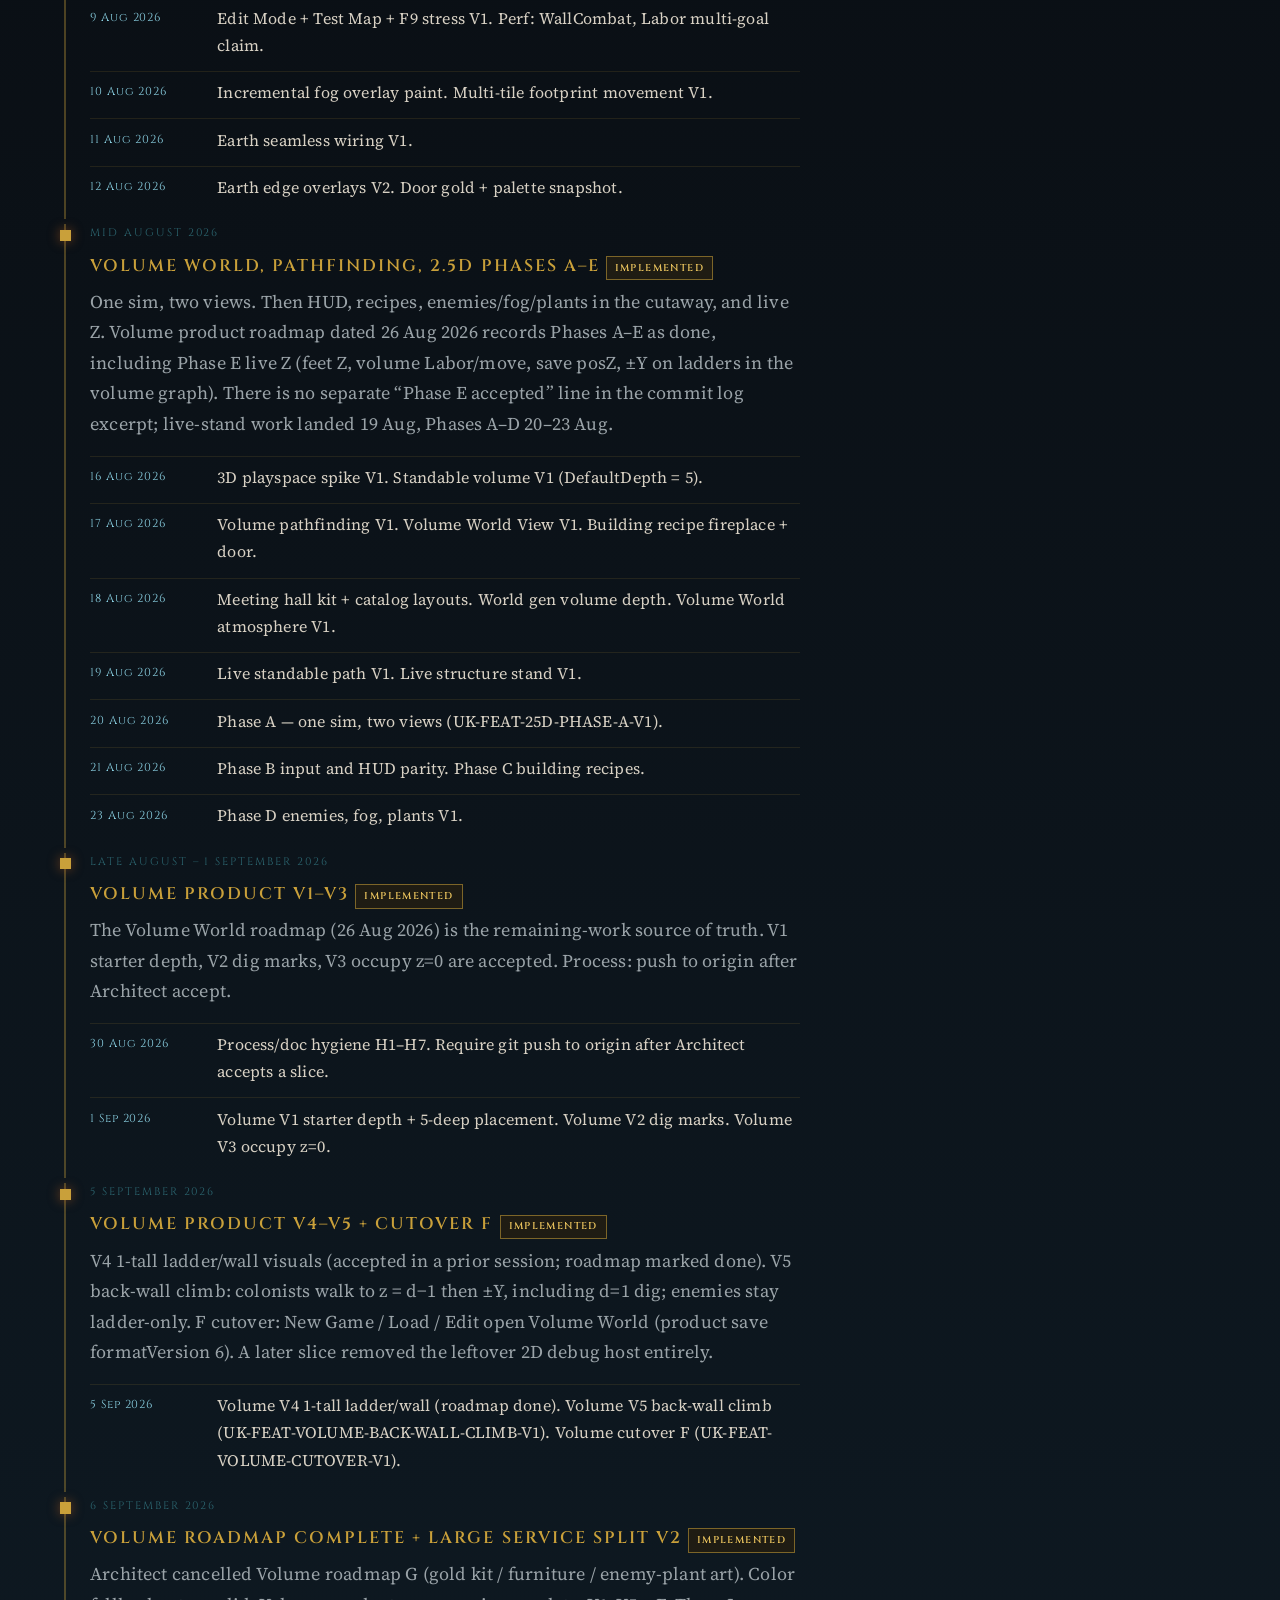
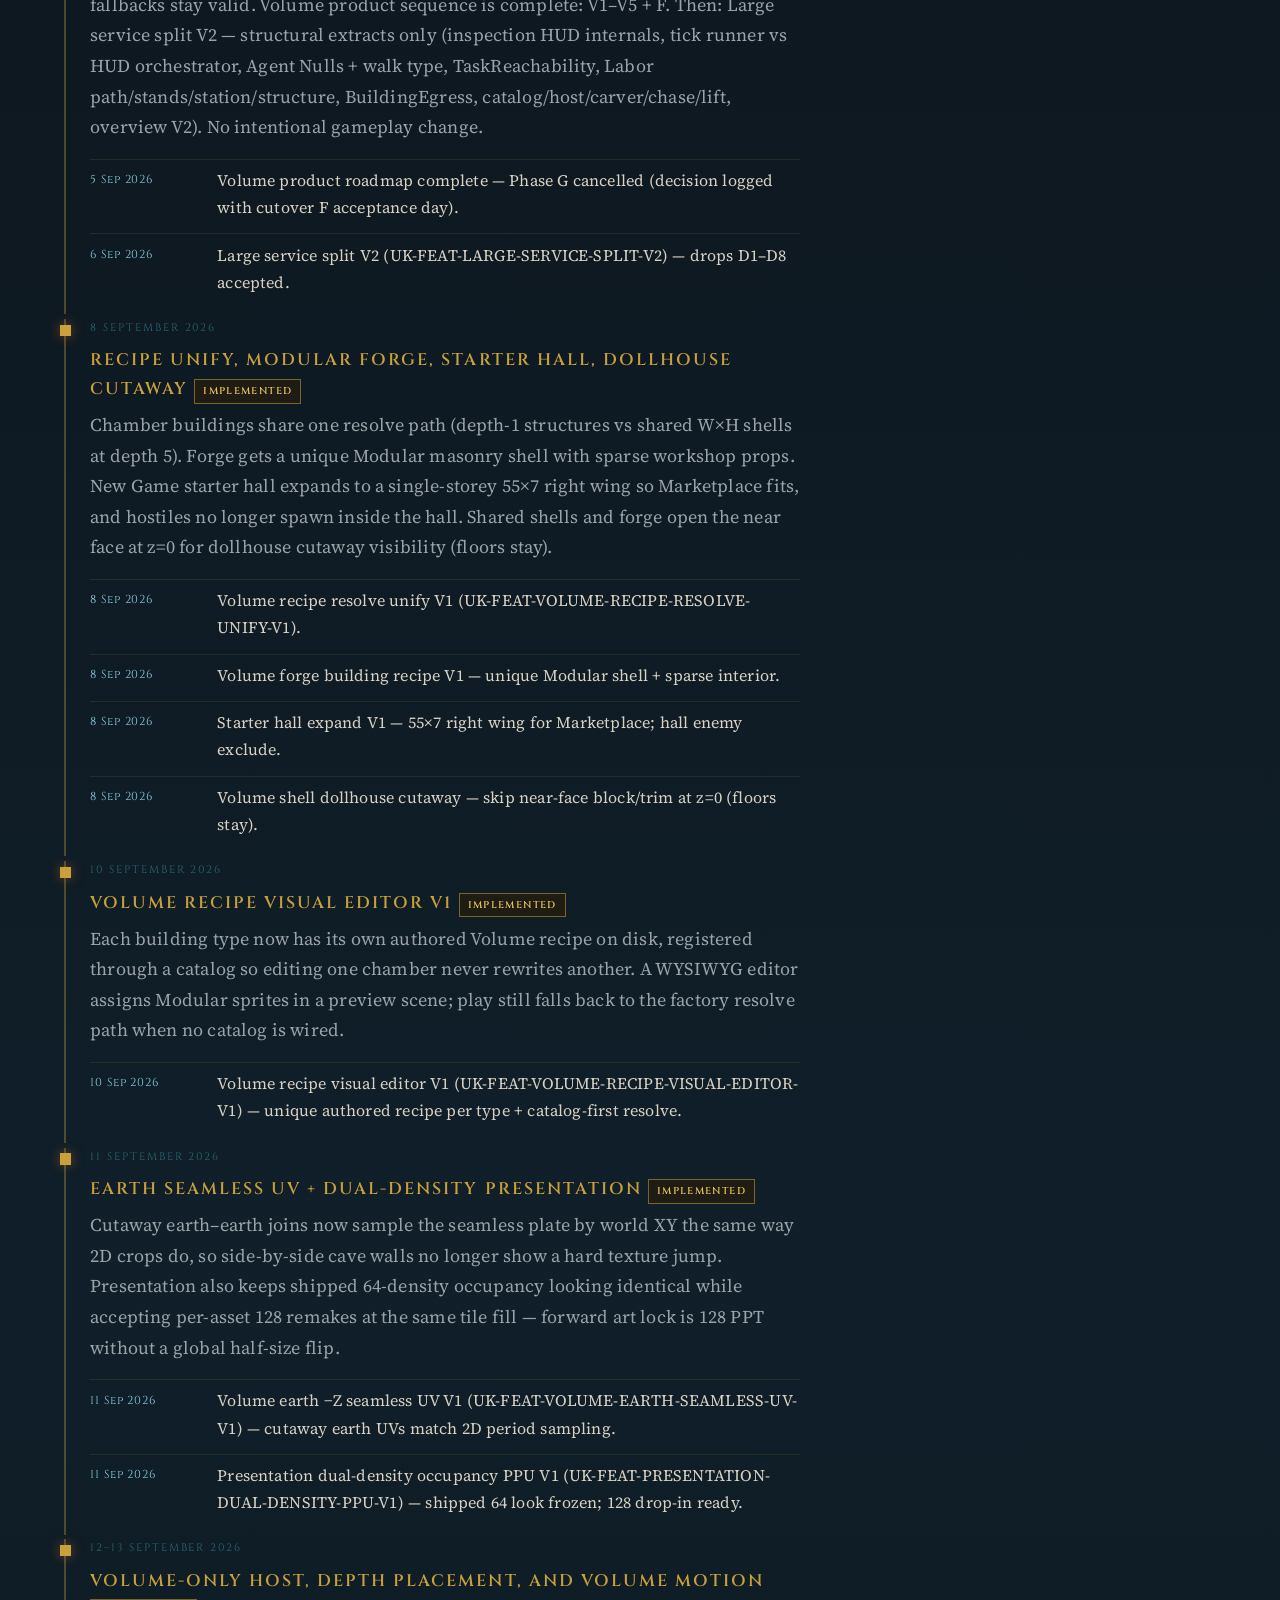
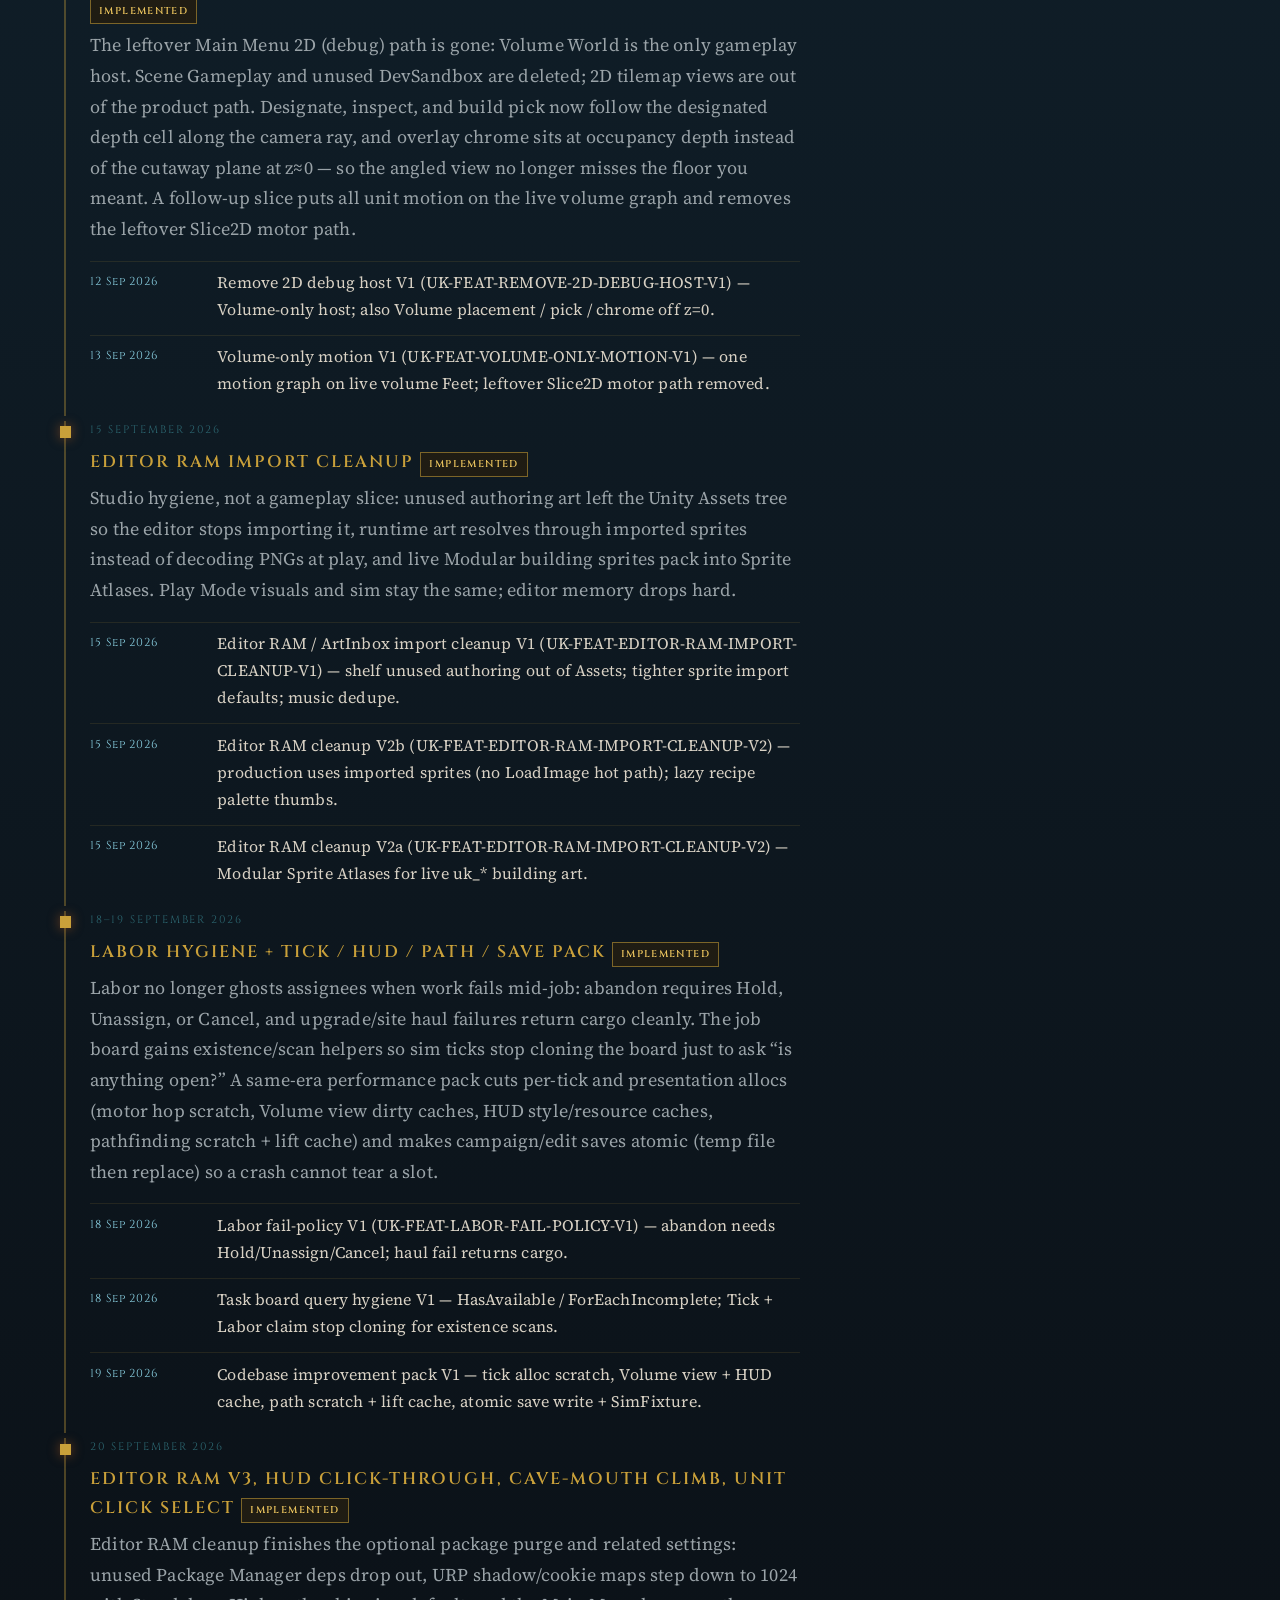
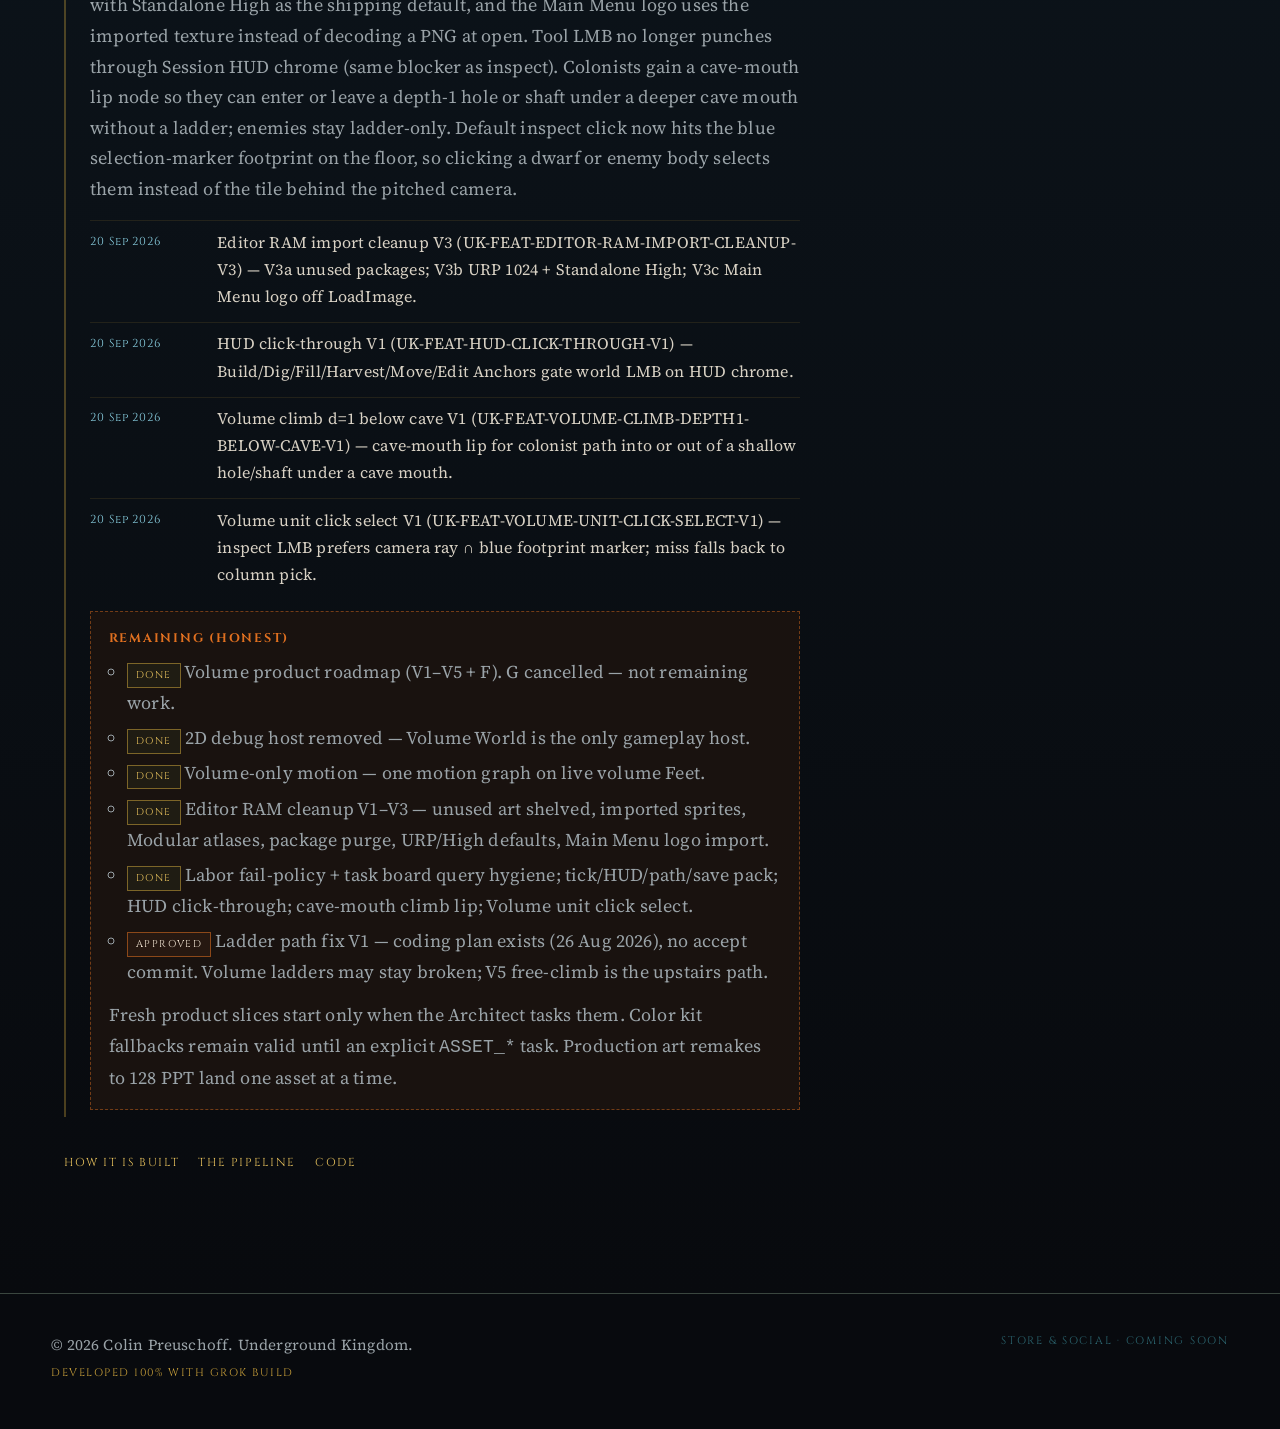
<file: docs/progress.html>
<!DOCTYPE html>
<html lang="en">
<head>
  <meta charset="utf-8">
  <meta name="viewport" content="width=device-width, initial-scale=1">
  <title>Progress — Underground Kingdom</title>
  <meta name="description" content="Timeline from git commits and roadmaps: Unity migration, needs, 2.5D Phases A–E, Volume V1–V5 + cutover F (complete; G cancelled), large service split V2, recipe unify, forge Modular shell, starter hall expand, dollhouse cutaway, recipe visual editor, earth seamless UV, dual-density PPU, Volume-only host, placement off z=0, Volume-only motion, editor RAM import cleanup V1–V3, labor fail-policy, tick/HUD/path/save pack, HUD click-through, cave-mouth climb lip, Volume unit click select.">
  <meta name="theme-color" content="#080A0E">
  <meta name="robots" content="index,follow">
  <meta property="og:title" content="Progress">
  <meta property="og:description" content="Timeline from git commits and roadmaps: Unity migration, needs, 2.5D Phases A–E, Volume V1–V5 + cutover F (complete; G cancelled), large service split V2, recipe unify, forge Modular shell, starter hall expand, dollhouse cutaway, recipe visual editor, earth seamless UV, dual-density PPU, Volume-only host, placement off z=0, Volume-only motion, editor RAM import cleanup V1–V3, labor fail-policy, tick/HUD/path/save pack, HUD click-through, cave-mouth climb lip, Volume unit click select.">
  <meta property="og:type" content="website">
  <meta property="og:image" content="https://colinpreuschoff47-a11y.github.io/underground-kingdom-web/assets/og-card.jpg">
  <meta name="twitter:card" content="summary_large_image">
  <meta name="twitter:image" content="https://colinpreuschoff47-a11y.github.io/underground-kingdom-web/assets/og-card.jpg">
  <link rel="icon" href="assets/favicon.png" type="image/png" sizes="32x32">
  <link rel="icon" href="assets/logo-icon-192.png" type="image/png" sizes="192x192">
  <link rel="apple-touch-icon" href="assets/apple-touch-icon.png">
  <link rel="preconnect" href="https://fonts.googleapis.com">
  <link rel="preconnect" href="https://fonts.gstatic.com" crossorigin>
  <link rel="stylesheet" href="https://fonts.googleapis.com/css2?family=Cinzel:wght@400;500;600;700&family=Source+Serif+4:opsz,wght@8..60,400;8..60,500;8..60,600;8..60,700&display=swap">
  <link rel="stylesheet" href="css/styles.css">
  <script>document.documentElement.classList.add("js");</script>
</head>
<body>
  <div class="grain" aria-hidden="true"></div>
  <div class="vignette" aria-hidden="true"></div>

  <a class="skip" href="#main">Skip to content</a>

  <header class="site-nav">
    <a class="wordmark" href="index.html">
      <img src="assets/logo-icon-64.png" width="64" height="64" alt="">
      <span>Underground Kingdom</span>
    </a>
    <button class="nav-toggle" type="button" aria-expanded="false" aria-controls="site-links" aria-label="Open menu">
      <span></span>
    </button>
    <nav aria-label="Primary">
      <ul class="nav-links" id="site-links">
        <li><a href="world.html">World</a></li>
        <li><a href="hall.html">The Hall</a></li>
        <li><a href="threats.html">Threats</a></li>
        <li><a href="develop.html">Develop</a></li>
        <li><a href="workflow.html">Workflow</a></li>
        <li><a href="code.html">Code</a></li>
        <li><a href="progress.html" aria-current="page">Progress</a></li>
        <li><button class="btn btn-mute" type="button" data-coming-soon>Coming soon</button></li>
      </ul>
    </nav>
  </header>

  <main id="main">
    <header class="page-hero">
      <div class="page-hero-inner reveal">
        <p class="crumb"><a href="index.html">Home</a> · <span>Progress</span></p>
        <p class="kicker">Studio diary</p>
        <h1>Progress over time</h1>
        <img class="gold-rule" src="assets/ornament.svg" width="240" height="24" alt="">
        <p class="lede">Dates come from the git log. Eras follow the Unity migration, then needs and production, then Volume World and 2.5D parity, then the Volume product slices. Remaining work is named. Nothing here is a store date.</p>
        
      </div>
    </header>
    <section class="section diary" data-reveal>
      <div class="section-inner article">
        <p>Architect-accepted slices only. Grok Build implements; Colin accepts; then commit. Pre-alpha. Not released.</p>
        <ol class="eras">
          <li class="era">
            <p class="when">July 2026 · Unity migration</p>
            <h3>Phases 0–16 <span class="badge badge-done">Implemented</span></h3>
            <p>Skeleton to a playable 2D colony: world, pathfinding, dig, build, population, fog/harvest, combat, save, content. Accepted in a tight run from 21–27 Jul 2026.</p>
            <ul class="commit-list">
              <li><time datetime="2026-07-21">21 Jul 2026</time><span class="done">Phase 0 skeleton (UK-P0-SKELETON). Phase 1 content+world. Phase 2 pathfinding+motor. Phase 3 economy+inventory+tasks. Phase 4 dig loop.</span></li>
              <li><time datetime="2026-07-24">24 Jul 2026</time><span class="done">Phase 5 build loop. Phase 6 population + housing.</span></li>
              <li><time datetime="2026-07-26">26 Jul 2026</time><span class="done">Phase 7 harvest + regrowth + fog. Phase 7.1 camera zoom + pan. Phase 8 jobs + task UX. Phase 9 upgrades + demolish. Phase 10 production economy.</span></li>
              <li><time datetime="2026-07-27">27 Jul 2026</time><span class="done">Phase 11 combat. Phase 12 presentation + audio + menus. Phase 13 savegame v1. Phase 14 content + balance. Phase 15 hardening. Phase 16 post-roadmap expansion. Bag utilization + edge-scroll.</span></li>
            </ul>
          </li>
          <li class="era">
            <p class="when">Late July – early August 2026</p>
            <h3>Food, production, sleep, inspection, world gen, art <span class="badge badge-done">Implemented</span></h3>
            <p>The hall starts to live: inspect the stack, starve if you do not cook, sleep if attention fails, caves and plants, a first visual pass.</p>
            <ul class="commit-list">
              <li><time datetime="2026-07-31">31 Jul 2026</time><span class="done">Inspection Tool V1 (UK-FEAT-INSPECTION-TOOL-V1).</span></li>
              <li><time datetime="2026-08-03">3 Aug 2026</time><span class="done">Visual Art Pass V1. Plant Spawn V1. World Gen Caves &amp; Resources V1. Main Menu Settings V1.</span></li>
              <li><time datetime="2026-08-04">4 Aug 2026</time><span class="done">Food Hunger Starvation V1. Food Eat Auto V1. Building Production Service V1. Building Output Egress V1. Large-service splits (Labor blackboard, forge coordinator, session HUD).</span></li>
              <li><time datetime="2026-08-05">5 Aug 2026</time><span class="done">Building Structure Functions V1. Sleep &amp; Attention V1.</span></li>
              <li><time datetime="2026-08-09">9 Aug 2026</time><span class="done">Edit Mode + Test Map + F9 stress V1. Perf: WallCombat, Labor multi-goal claim.</span></li>
              <li><time datetime="2026-08-10">10 Aug 2026</time><span class="done">Incremental fog overlay paint. Multi-tile footprint movement V1.</span></li>
              <li><time datetime="2026-08-11">11 Aug 2026</time><span class="done">Earth seamless wiring V1.</span></li>
              <li><time datetime="2026-08-12">12 Aug 2026</time><span class="done">Earth edge overlays V2. Door gold + palette snapshot.</span></li>
            </ul>
          </li>
          <li class="era">
            <p class="when">Mid August 2026</p>
            <h3>Volume World, pathfinding, 2.5D Phases A–E <span class="badge badge-done">Implemented</span></h3>
            <p>One sim, two views. Then HUD, recipes, enemies/fog/plants in the cutaway, and live Z. Volume product roadmap dated 26 Aug 2026 records Phases A–E as done, including Phase E live Z (feet Z, volume Labor/move, save posZ, ±Y on ladders in the volume graph). There is no separate “Phase E accepted” line in the commit log excerpt; live-stand work landed 19 Aug, Phases A–D 20–23 Aug.</p>
            <ul class="commit-list">
              <li><time datetime="2026-08-16">16 Aug 2026</time><span class="done">3D playspace spike V1. Standable volume V1 (DefaultDepth = 5).</span></li>
              <li><time datetime="2026-08-17">17 Aug 2026</time><span class="done">Volume pathfinding V1. Volume World View V1. Building recipe fireplace + door.</span></li>
              <li><time datetime="2026-08-18">18 Aug 2026</time><span class="done">Meeting hall kit + catalog layouts. World gen volume depth. Volume World atmosphere V1.</span></li>
              <li><time datetime="2026-08-19">19 Aug 2026</time><span class="done">Live standable path V1. Live structure stand V1.</span></li>
              <li><time datetime="2026-08-20">20 Aug 2026</time><span class="done">Phase A — one sim, two views (UK-FEAT-25D-PHASE-A-V1).</span></li>
              <li><time datetime="2026-08-21">21 Aug 2026</time><span class="done">Phase B input and HUD parity. Phase C building recipes.</span></li>
              <li><time datetime="2026-08-23">23 Aug 2026</time><span class="done">Phase D enemies, fog, plants V1.</span></li>
            </ul>
          </li>
          <li class="era">
            <p class="when">Late August – 1 September 2026</p>
            <h3>Volume product V1–V3 <span class="badge badge-done">Implemented</span></h3>
            <p>The Volume World roadmap (26 Aug 2026) is the remaining-work source of truth. V1 starter depth, V2 dig marks, V3 occupy z=0 are accepted. Process: push to origin after Architect accept.</p>
            <ul class="commit-list">
              <li><time datetime="2026-08-30">30 Aug 2026</time><span class="done">Process/doc hygiene H1–H7. Require git push to origin after Architect accepts a slice.</span></li>
              <li><time datetime="2026-09-01">1 Sep 2026</time><span class="done">Volume V1 starter depth + 5-deep placement. Volume V2 dig marks. Volume V3 occupy z=0.</span></li>
            </ul>
          </li>
          <li class="era">
            <p class="when">5 September 2026</p>
            <h3>Volume product V4–V5 + cutover F <span class="badge badge-done">Implemented</span></h3>
            <p>V4 1-tall ladder/wall visuals (accepted in a prior session; roadmap marked done). V5 back-wall climb: colonists walk to z = d−1 then ±Y, including d=1 dig; enemies stay ladder-only. F cutover: New Game / Load / Edit open Volume World (product save formatVersion 6). A later slice removed the leftover 2D debug host entirely.</p>
            <ul class="commit-list">
              <li><time datetime="2026-09-05">5 Sep 2026</time><span class="done">Volume V4 1-tall ladder/wall (roadmap done). Volume V5 back-wall climb (UK-FEAT-VOLUME-BACK-WALL-CLIMB-V1). Volume cutover F (UK-FEAT-VOLUME-CUTOVER-V1).</span></li>
            </ul>
          </li>
          <li class="era">
            <p class="when">6 September 2026</p>
            <h3>Volume roadmap complete + large service split V2 <span class="badge badge-done">Implemented</span></h3>
            <p>Architect cancelled Volume roadmap G (gold kit / furniture / enemy-plant art). Color fallbacks stay valid. Volume product sequence is complete: V1–V5 + F. Then: Large service split V2 — structural extracts only (inspection HUD internals, tick runner vs HUD orchestrator, Agent Nulls + walk type, TaskReachability, Labor path/stands/station/structure, BuildingEgress, catalog/host/carver/chase/lift, overview V2). No intentional gameplay change.</p>
            <ul class="commit-list">
              <li><time datetime="2026-09-05">5 Sep 2026</time><span class="done">Volume product roadmap complete — Phase G cancelled (decision logged with cutover F acceptance day).</span></li>
              <li><time datetime="2026-09-06">6 Sep 2026</time><span class="done">Large service split V2 (UK-FEAT-LARGE-SERVICE-SPLIT-V2) — drops D1–D8 accepted.</span></li>
            </ul>
          </li>
          <li class="era">
            <p class="when">8 September 2026</p>
            <h3>Recipe unify, Modular forge, starter hall, dollhouse cutaway <span class="badge badge-done">Implemented</span></h3>
            <p>Chamber buildings share one resolve path (depth-1 structures vs shared W×H shells at depth 5). Forge gets a unique Modular masonry shell with sparse workshop props. New Game starter hall expands to a single-storey 55×7 right wing so Marketplace fits, and hostiles no longer spawn inside the hall. Shared shells and forge open the near face at z=0 for dollhouse cutaway visibility (floors stay).</p>
            <ul class="commit-list">
              <li><time datetime="2026-09-08">8 Sep 2026</time><span class="done">Volume recipe resolve unify V1 (UK-FEAT-VOLUME-RECIPE-RESOLVE-UNIFY-V1).</span></li>
              <li><time datetime="2026-09-08">8 Sep 2026</time><span class="done">Volume forge building recipe V1 — unique Modular shell + sparse interior.</span></li>
              <li><time datetime="2026-09-08">8 Sep 2026</time><span class="done">Starter hall expand V1 — 55×7 right wing for Marketplace; hall enemy exclude.</span></li>
              <li><time datetime="2026-09-08">8 Sep 2026</time><span class="done">Volume shell dollhouse cutaway — skip near-face block/trim at z=0 (floors stay).</span></li>
            </ul>
          </li>
          <li class="era">
            <p class="when">10 September 2026</p>
            <h3>Volume recipe visual editor V1 <span class="badge badge-done">Implemented</span></h3>
            <p>Each building type now has its own authored Volume recipe on disk, registered through a catalog so editing one chamber never rewrites another. A WYSIWYG editor assigns Modular sprites in a preview scene; play still falls back to the factory resolve path when no catalog is wired.</p>
            <ul class="commit-list">
              <li><time datetime="2026-09-10">10 Sep 2026</time><span class="done">Volume recipe visual editor V1 (UK-FEAT-VOLUME-RECIPE-VISUAL-EDITOR-V1) — unique authored recipe per type + catalog-first resolve.</span></li>
            </ul>
          </li>
          <li class="era">
            <p class="when">11 September 2026</p>
            <h3>Earth seamless UV + dual-density presentation <span class="badge badge-done">Implemented</span></h3>
            <p>Cutaway earth–earth joins now sample the seamless plate by world XY the same way 2D crops do, so side-by-side cave walls no longer show a hard texture jump. Presentation also keeps shipped 64-density occupancy looking identical while accepting per-asset 128 remakes at the same tile fill — forward art lock is 128 PPT without a global half-size flip.</p>
            <ul class="commit-list">
              <li><time datetime="2026-09-11">11 Sep 2026</time><span class="done">Volume earth −Z seamless UV V1 (UK-FEAT-VOLUME-EARTH-SEAMLESS-UV-V1) — cutaway earth UVs match 2D period sampling.</span></li>
              <li><time datetime="2026-09-11">11 Sep 2026</time><span class="done">Presentation dual-density occupancy PPU V1 (UK-FEAT-PRESENTATION-DUAL-DENSITY-PPU-V1) — shipped 64 look frozen; 128 drop-in ready.</span></li>
            </ul>
          </li>
          <li class="era">
            <p class="when">12–13 September 2026</p>
            <h3>Volume-only host, depth placement, and volume motion <span class="badge badge-done">Implemented</span></h3>
            <p>The leftover Main Menu 2D (debug) path is gone: Volume World is the only gameplay host. Scene Gameplay and unused DevSandbox are deleted; 2D tilemap views are out of the product path. Designate, inspect, and build pick now follow the designated depth cell along the camera ray, and overlay chrome sits at occupancy depth instead of the cutaway plane at z≈0 — so the angled view no longer misses the floor you meant. A follow-up slice puts all unit motion on the live volume graph and removes the leftover Slice2D motor path.</p>
            <ul class="commit-list">
              <li><time datetime="2026-09-12">12 Sep 2026</time><span class="done">Remove 2D debug host V1 (UK-FEAT-REMOVE-2D-DEBUG-HOST-V1) — Volume-only host; also Volume placement / pick / chrome off z=0.</span></li>
              <li><time datetime="2026-09-13">13 Sep 2026</time><span class="done">Volume-only motion V1 (UK-FEAT-VOLUME-ONLY-MOTION-V1) — one motion graph on live volume Feet; leftover Slice2D motor path removed.</span></li>
            </ul>
          </li>
          <li class="era">
            <p class="when">15 September 2026</p>
            <h3>Editor RAM import cleanup <span class="badge badge-done">Implemented</span></h3>
            <p>Studio hygiene, not a gameplay slice: unused authoring art left the Unity Assets tree so the editor stops importing it, runtime art resolves through imported sprites instead of decoding PNGs at play, and live Modular building sprites pack into Sprite Atlases. Play Mode visuals and sim stay the same; editor memory drops hard.</p>
            <ul class="commit-list">
              <li><time datetime="2026-09-15">15 Sep 2026</time><span class="done">Editor RAM / ArtInbox import cleanup V1 (UK-FEAT-EDITOR-RAM-IMPORT-CLEANUP-V1) — shelf unused authoring out of Assets; tighter sprite import defaults; music dedupe.</span></li>
              <li><time datetime="2026-09-15">15 Sep 2026</time><span class="done">Editor RAM cleanup V2b (UK-FEAT-EDITOR-RAM-IMPORT-CLEANUP-V2) — production uses imported sprites (no LoadImage hot path); lazy recipe palette thumbs.</span></li>
              <li><time datetime="2026-09-15">15 Sep 2026</time><span class="done">Editor RAM cleanup V2a (UK-FEAT-EDITOR-RAM-IMPORT-CLEANUP-V2) — Modular Sprite Atlases for live uk_* building art.</span></li>
            </ul>
          </li>
          <li class="era">
            <p class="when">18–19 September 2026</p>
            <h3>Labor hygiene + tick / HUD / path / save pack <span class="badge badge-done">Implemented</span></h3>
            <p>Labor no longer ghosts assignees when work fails mid-job: abandon requires Hold, Unassign, or Cancel, and upgrade/site haul failures return cargo cleanly. The job board gains existence/scan helpers so sim ticks stop cloning the board just to ask “is anything open?” A same-era performance pack cuts per-tick and presentation allocs (motor hop scratch, Volume view dirty caches, HUD style/resource caches, pathfinding scratch + lift cache) and makes campaign/edit saves atomic (temp file then replace) so a crash cannot tear a slot.</p>
            <ul class="commit-list">
              <li><time datetime="2026-09-18">18 Sep 2026</time><span class="done">Labor fail-policy V1 (UK-FEAT-LABOR-FAIL-POLICY-V1) — abandon needs Hold/Unassign/Cancel; haul fail returns cargo.</span></li>
              <li><time datetime="2026-09-18">18 Sep 2026</time><span class="done">Task board query hygiene V1 — HasAvailable / ForEachIncomplete; Tick + Labor claim stop cloning for existence scans.</span></li>
              <li><time datetime="2026-09-19">19 Sep 2026</time><span class="done">Codebase improvement pack V1 — tick alloc scratch, Volume view + HUD cache, path scratch + lift cache, atomic save write + SimFixture.</span></li>
            </ul>
          </li>
          <li class="era">
            <p class="when">20 September 2026</p>
            <h3>Editor RAM V3, HUD click-through, cave-mouth climb, unit click select <span class="badge badge-done">Implemented</span></h3>
            <p>Editor RAM cleanup finishes the optional package purge and related settings: unused Package Manager deps drop out, URP shadow/cookie maps step down to 1024 with Standalone High as the shipping default, and the Main Menu logo uses the imported texture instead of decoding a PNG at open. Tool LMB no longer punches through Session HUD chrome (same blocker as inspect). Colonists gain a cave-mouth lip node so they can enter or leave a depth-1 hole or shaft under a deeper cave mouth without a ladder; enemies stay ladder-only. Default inspect click now hits the blue selection-marker footprint on the floor, so clicking a dwarf or enemy body selects them instead of the tile behind the pitched camera.</p>
            <ul class="commit-list">
              <li><time datetime="2026-09-20">20 Sep 2026</time><span class="done">Editor RAM import cleanup V3 (UK-FEAT-EDITOR-RAM-IMPORT-CLEANUP-V3) — V3a unused packages; V3b URP 1024 + Standalone High; V3c Main Menu logo off LoadImage.</span></li>
              <li><time datetime="2026-09-20">20 Sep 2026</time><span class="done">HUD click-through V1 (UK-FEAT-HUD-CLICK-THROUGH-V1) — Build/Dig/Fill/Harvest/Move/Edit Anchors gate world LMB on HUD chrome.</span></li>
              <li><time datetime="2026-09-20">20 Sep 2026</time><span class="done">Volume climb d=1 below cave V1 (UK-FEAT-VOLUME-CLIMB-DEPTH1-BELOW-CAVE-V1) — cave-mouth lip for colonist path into or out of a shallow hole/shaft under a cave mouth.</span></li>
              <li><time datetime="2026-09-20">20 Sep 2026</time><span class="done">Volume unit click select V1 (UK-FEAT-VOLUME-UNIT-CLICK-SELECT-V1) — inspect LMB prefers camera ray ∩ blue footprint marker; miss falls back to column pick.</span></li>
            </ul>
            <div class="remain-box">
              <h4>Remaining (honest)</h4>
              <ul>
                <li><span class="badge badge-done">Done</span> Volume product roadmap (V1–V5 + F). G cancelled — not remaining work.</li>
                <li><span class="badge badge-done">Done</span> 2D debug host removed — Volume World is the only gameplay host.</li>
                <li><span class="badge badge-done">Done</span> Volume-only motion — one motion graph on live volume Feet.</li>
                <li><span class="badge badge-done">Done</span> Editor RAM cleanup V1–V3 — unused art shelved, imported sprites, Modular atlases, package purge, URP/High defaults, Main Menu logo import.</li>
                <li><span class="badge badge-done">Done</span> Labor fail-policy + task board query hygiene; tick/HUD/path/save pack; HUD click-through; cave-mouth climb lip; Volume unit click select.</li>
                <li><span class="badge badge-go">Approved</span> Ladder path fix V1 — coding plan exists (26 Aug 2026), no accept commit. Volume ladders may stay broken; V5 free-climb is the upstairs path.</li>
              </ul>
              <p style="margin:0.8rem 0 0">Fresh product slices start only when the Architect tasks them. Color kit fallbacks remain valid until an explicit <code>ASSET_*</code> task. Production art remakes to 128 PPT land one asset at a time.</p>
            </div>
          </li>
        </ol>
        <ul class="cross-links">
          <li><a href="develop.html">How it is built</a></li>
          <li><a href="workflow.html">The pipeline</a></li>
          <li><a href="code.html">Code</a></li>
        </ul>
      </div>
    </section>

  </main>

  <footer class="site-foot">
    <div>
      <small>© 2026 Colin Preuschoff. Underground Kingdom.</small>
      <span class="credit">Developed 100% with Grok Build</span>
    </div>
    <span class="soon">Store &amp; social · Coming soon</span>
  </footer>

  <dialog class="soon-dialog" id="coming-soon" aria-labelledby="soon-title">
    <h2 id="soon-title">Coming soon</h2>
    <p>Store pages and social channels are not live. Underground Kingdom is in pre-alpha on PC and is not released.</p>
    <button class="btn" type="button">Close</button>
  </dialog>

  <script src="js/main.js"></script>
</body>
</html>
</file>
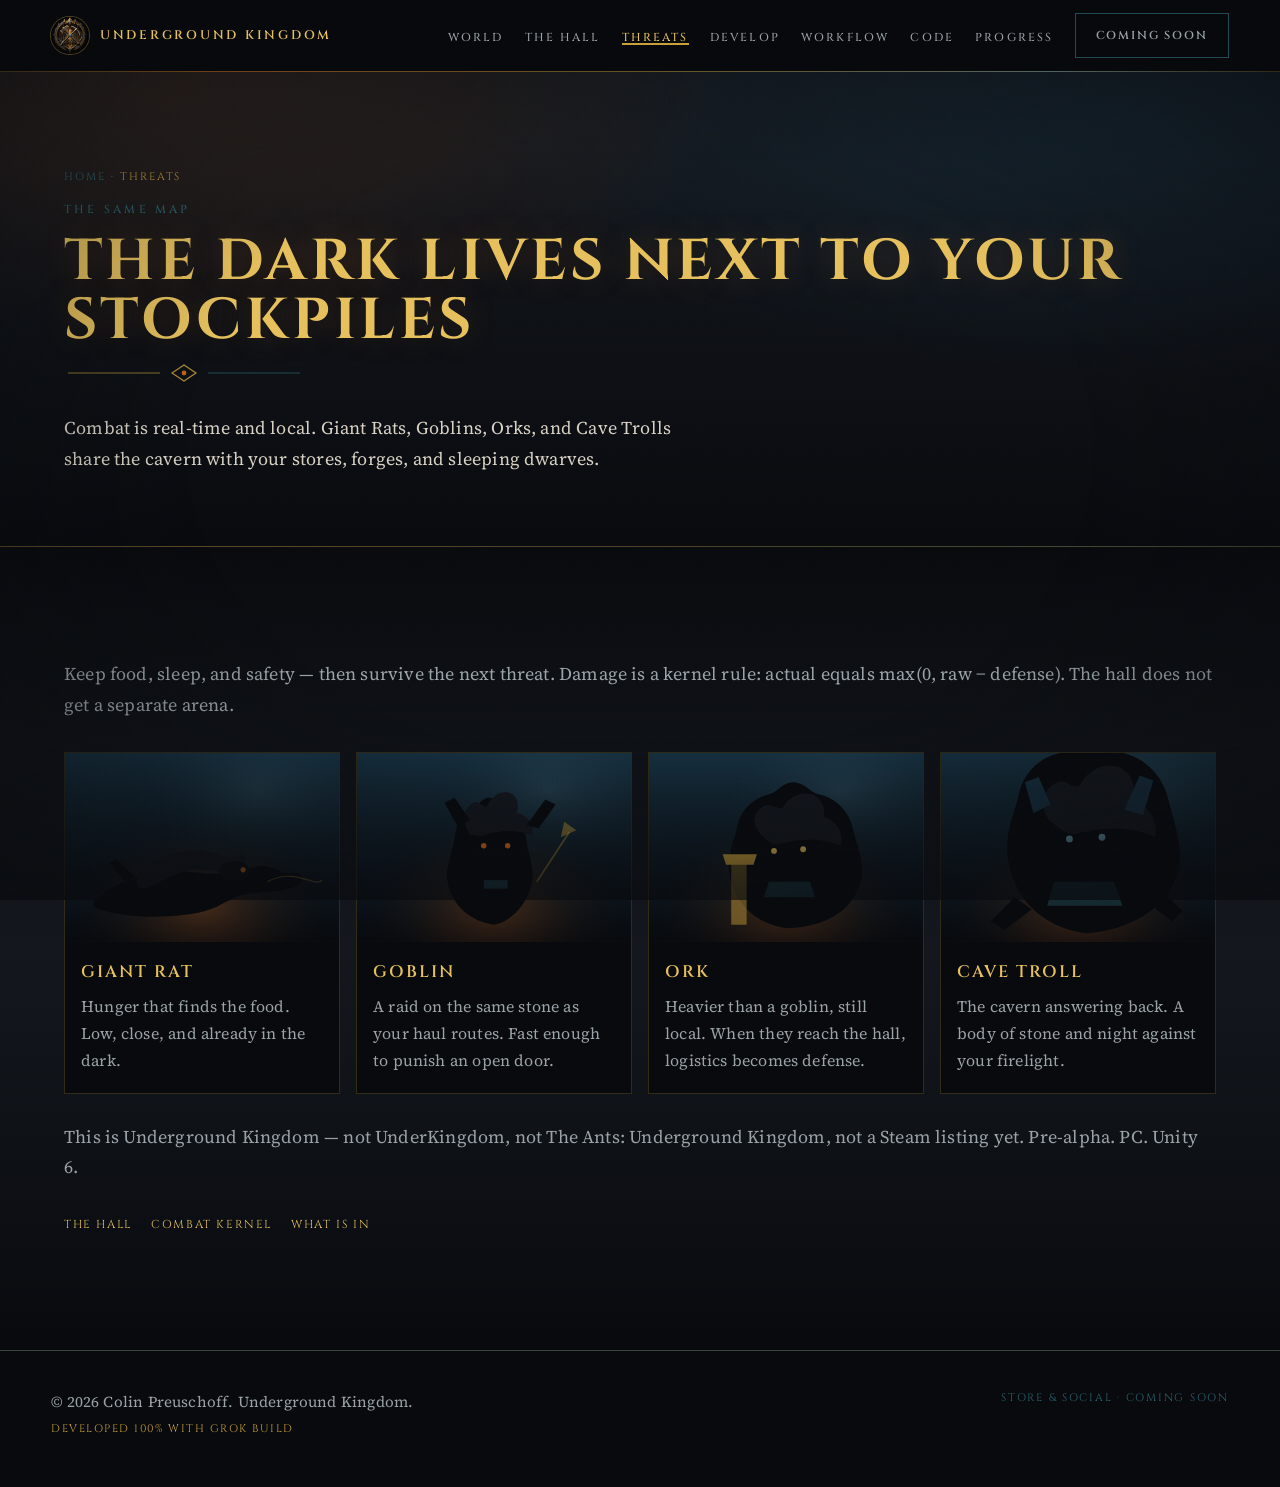
<file: docs/threats.html>
<!DOCTYPE html>
<html lang="en">
<head>
  <meta charset="utf-8">
  <meta name="viewport" content="width=device-width, initial-scale=1">
  <title>Threats — Underground Kingdom</title>
  <meta name="description" content="Giant Rat, Goblin, Ork, and Cave Troll. Real-time local combat on the same map as your stockpiles.">
  <meta name="theme-color" content="#080A0E">
  <meta name="robots" content="index,follow">
  <meta property="og:title" content="Threats">
  <meta property="og:description" content="Giant Rat, Goblin, Ork, and Cave Troll. Real-time local combat on the same map as your stockpiles.">
  <meta property="og:type" content="website">
  <meta property="og:image" content="https://colinpreuschoff47-a11y.github.io/underground-kingdom-web/assets/og-card.jpg">
  <meta name="twitter:card" content="summary_large_image">
  <meta name="twitter:image" content="https://colinpreuschoff47-a11y.github.io/underground-kingdom-web/assets/og-card.jpg">
  <link rel="icon" href="assets/favicon.png" type="image/png" sizes="32x32">
  <link rel="icon" href="assets/logo-icon-192.png" type="image/png" sizes="192x192">
  <link rel="apple-touch-icon" href="assets/apple-touch-icon.png">
  <link rel="preconnect" href="https://fonts.googleapis.com">
  <link rel="preconnect" href="https://fonts.gstatic.com" crossorigin>
  <link rel="stylesheet" href="https://fonts.googleapis.com/css2?family=Cinzel:wght@400;500;600;700&family=Source+Serif+4:opsz,wght@8..60,400;8..60,500;8..60,600;8..60,700&display=swap">
  <link rel="stylesheet" href="css/styles.css">
  <script>document.documentElement.classList.add("js");</script>
</head>
<body>
  <div class="grain" aria-hidden="true"></div>
  <div class="vignette" aria-hidden="true"></div>

  <a class="skip" href="#main">Skip to content</a>

  <header class="site-nav">
    <a class="wordmark" href="index.html">
      <img src="assets/logo-icon-64.png" width="64" height="64" alt="">
      <span>Underground Kingdom</span>
    </a>
    <button class="nav-toggle" type="button" aria-expanded="false" aria-controls="site-links" aria-label="Open menu">
      <span></span>
    </button>
    <nav aria-label="Primary">
      <ul class="nav-links" id="site-links">
        <li><a href="world.html">World</a></li>
        <li><a href="hall.html">The Hall</a></li>
        <li><a href="threats.html" aria-current="page">Threats</a></li>
        <li><a href="develop.html">Develop</a></li>
        <li><a href="workflow.html">Workflow</a></li>
        <li><a href="code.html">Code</a></li>
        <li><a href="progress.html">Progress</a></li>
        <li><button class="btn btn-mute" type="button" data-coming-soon>Coming soon</button></li>
      </ul>
    </nav>
  </header>

  <main id="main">
    <header class="page-hero">
      <div class="page-hero-inner reveal">
        <p class="crumb"><a href="index.html">Home</a> · <span>Threats</span></p>
        <p class="kicker">The same map</p>
        <h1>The dark lives next to your stockpiles</h1>
        <img class="gold-rule" src="assets/ornament.svg" width="240" height="24" alt="">
        <p class="lede">Combat is real-time and local. Giant Rats, Goblins, Orks, and Cave Trolls share the cavern with your stores, forges, and sleeping dwarves.</p>
        
      </div>
    </header>
    <section class="section threats" data-reveal>
      <div class="section-inner">
        <p>Keep food, sleep, and safety — then survive the next threat. Damage is a kernel rule: actual equals max(0, raw − defense). The hall does not get a separate arena.</p>
        <ul class="threat-grid">
          <li class="threat">
            <img src="assets/threat-rat.svg" width="320" height="220" alt="">
            <div class="threat-body">
              <h3>Giant Rat</h3>
              <p>Hunger that finds the food. Low, close, and already in the dark.</p>
            </div>
          </li>
          <li class="threat">
            <img src="assets/threat-goblin.svg" width="320" height="220" alt="">
            <div class="threat-body">
              <h3>Goblin</h3>
              <p>A raid on the same stone as your haul routes. Fast enough to punish an open door.</p>
            </div>
          </li>
          <li class="threat">
            <img src="assets/threat-ork.svg" width="320" height="220" alt="">
            <div class="threat-body">
              <h3>Ork</h3>
              <p>Heavier than a goblin, still local. When they reach the hall, logistics becomes defense.</p>
            </div>
          </li>
          <li class="threat">
            <img src="assets/threat-troll.svg" width="320" height="220" alt="">
            <div class="threat-body">
              <h3>Cave Troll</h3>
              <p>The cavern answering back. A body of stone and night against your firelight.</p>
            </div>
          </li>
        </ul>
        <p style="margin-top:1.75rem">This is Underground Kingdom — not UnderKingdom, not The Ants: Underground Kingdom, not a Steam listing yet. Pre-alpha. PC. Unity 6.</p>
        <ul class="cross-links">
          <li><a href="hall.html">The Hall</a></li>
          <li><a href="code.html">Combat kernel</a></li>
          <li><a href="progress.html">What is in</a></li>
        </ul>
      </div>
    </section>

  </main>

  <footer class="site-foot">
    <div>
      <small>© 2026 Colin Preuschoff. Underground Kingdom.</small>
      <span class="credit">Developed 100% with Grok Build</span>
    </div>
    <span class="soon">Store &amp; social · Coming soon</span>
  </footer>

  <dialog class="soon-dialog" id="coming-soon" aria-labelledby="soon-title">
    <h2 id="soon-title">Coming soon</h2>
    <p>Store pages and social channels are not live. Underground Kingdom is in pre-alpha on PC and is not released.</p>
    <button class="btn" type="button">Close</button>
  </dialog>

  <script src="js/main.js"></script>
</body>
</html>
</file>
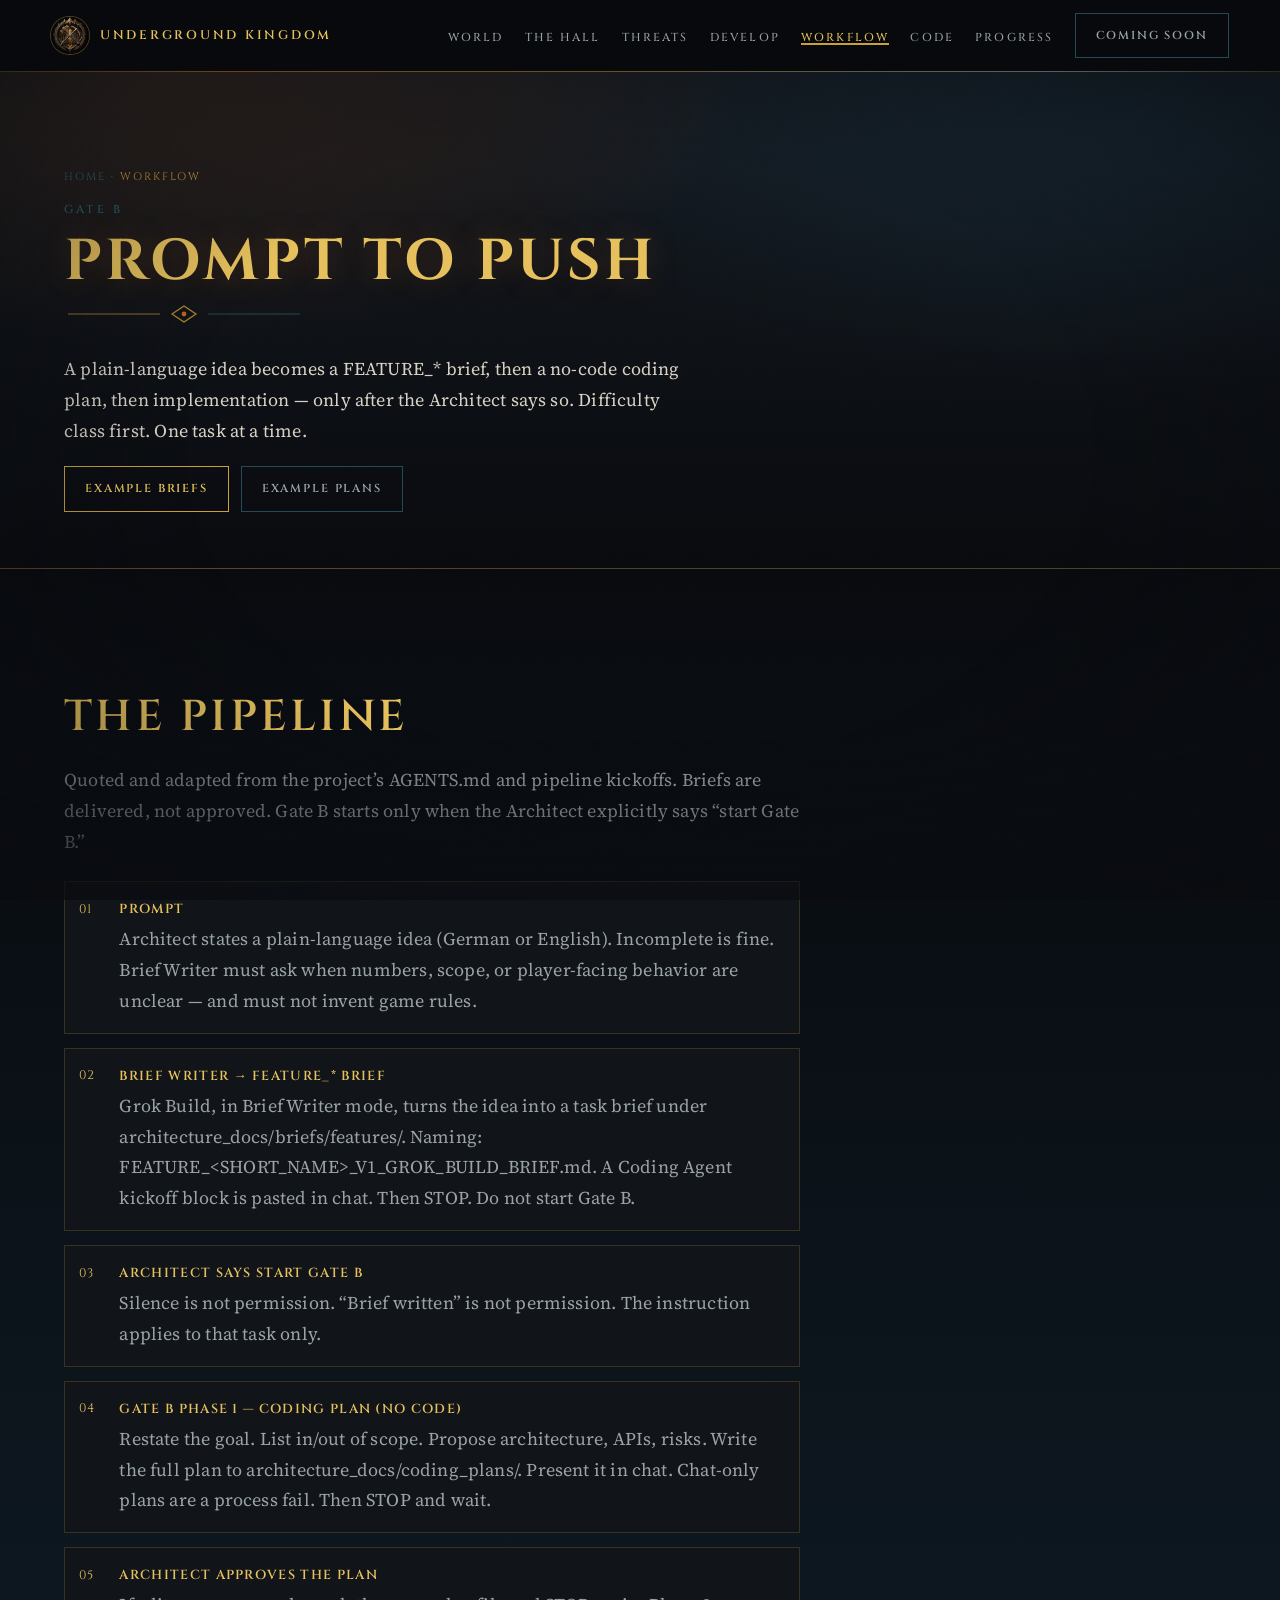
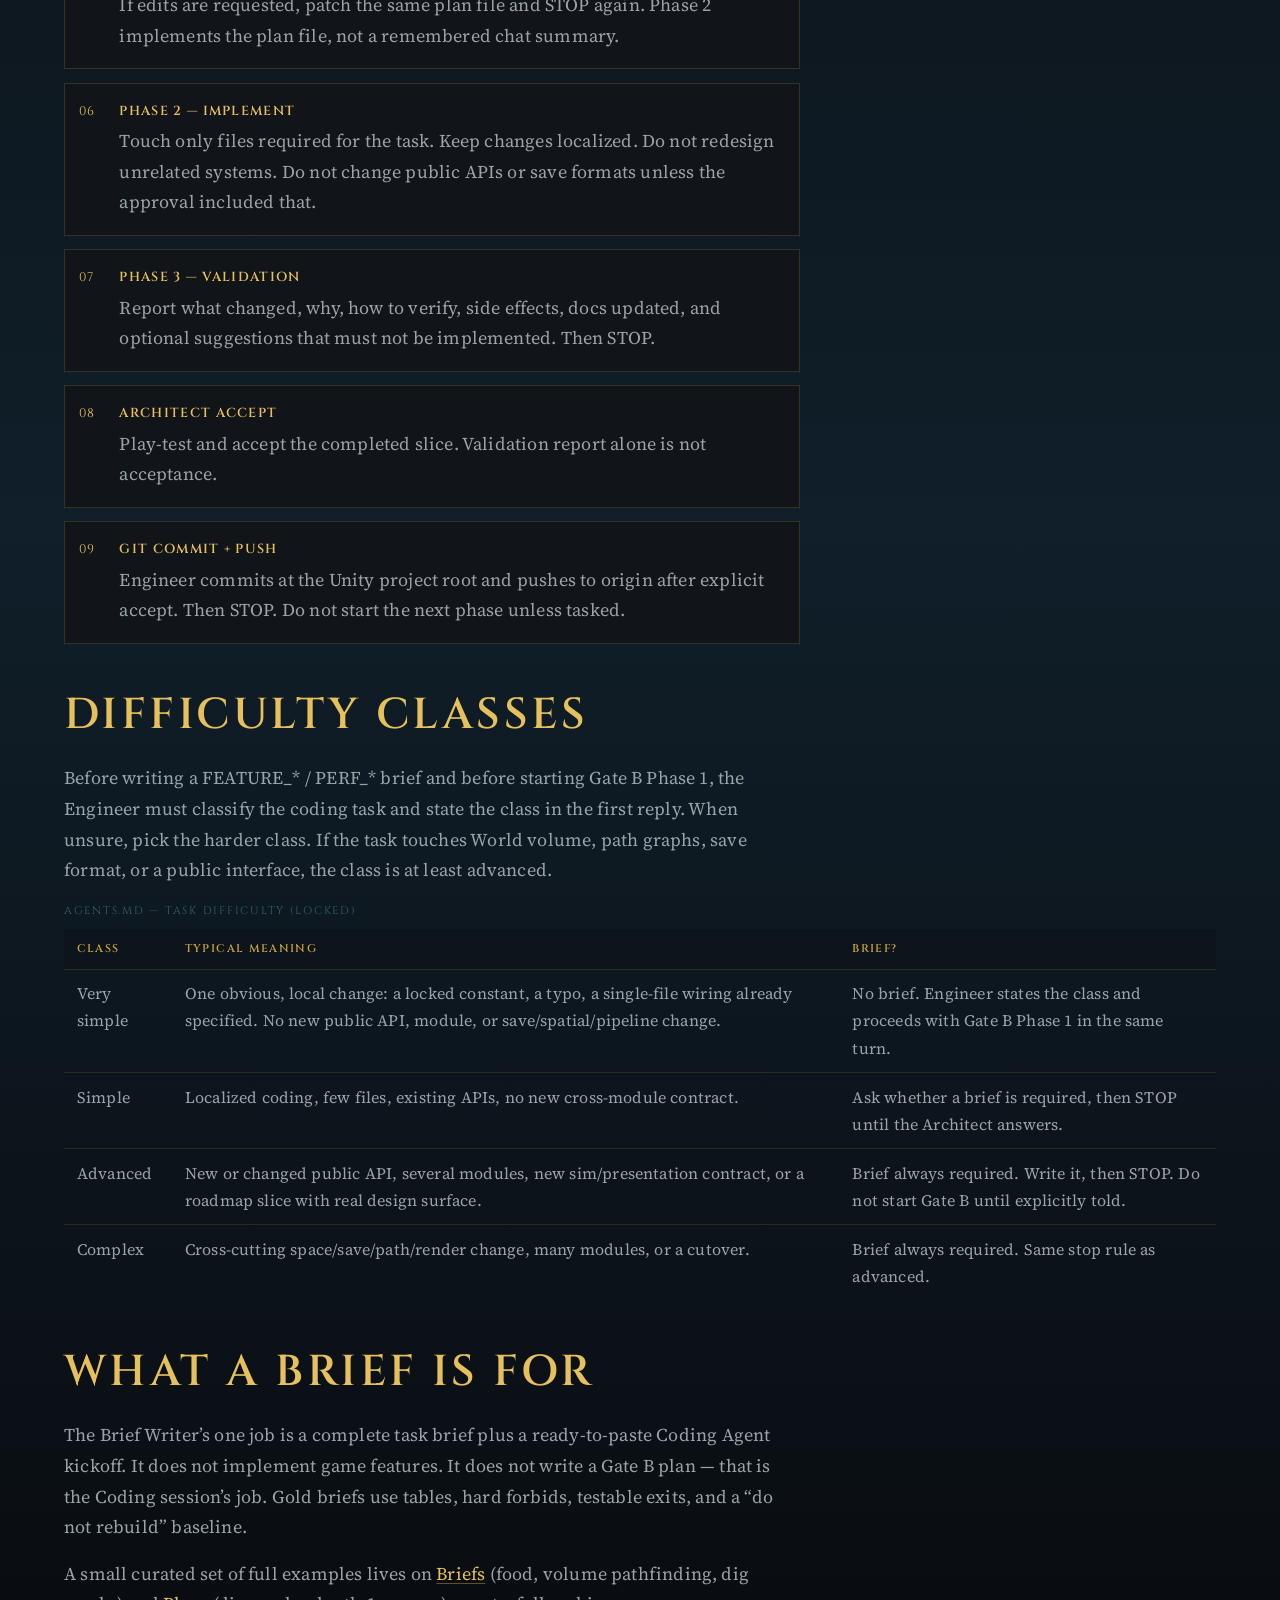
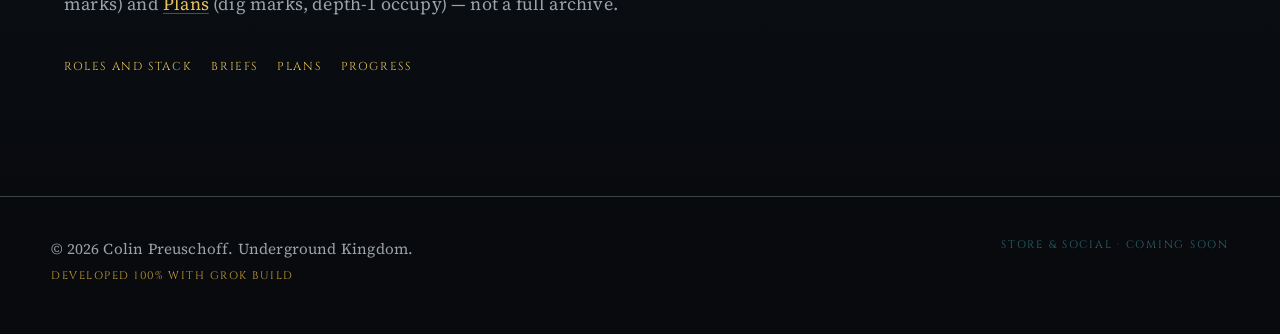
<file: docs/workflow.html>
<!DOCTYPE html>
<html lang="en">
<head>
  <meta charset="utf-8">
  <meta name="viewport" content="width=device-width, initial-scale=1">
  <title>The pipeline — Underground Kingdom</title>
  <meta name="description" content="Prompt to FEATURE brief to Gate B plan to implement to accept to git push. Difficulty classes and Architect gates.">
  <meta name="theme-color" content="#080A0E">
  <meta name="robots" content="index,follow">
  <meta property="og:title" content="The pipeline">
  <meta property="og:description" content="Prompt to FEATURE brief to Gate B plan to implement to accept to git push. Difficulty classes and Architect gates.">
  <meta property="og:type" content="website">
  <meta property="og:image" content="https://colinpreuschoff47-a11y.github.io/underground-kingdom-web/assets/og-card.jpg">
  <meta name="twitter:card" content="summary_large_image">
  <meta name="twitter:image" content="https://colinpreuschoff47-a11y.github.io/underground-kingdom-web/assets/og-card.jpg">
  <link rel="icon" href="assets/favicon.png" type="image/png" sizes="32x32">
  <link rel="icon" href="assets/logo-icon-192.png" type="image/png" sizes="192x192">
  <link rel="apple-touch-icon" href="assets/apple-touch-icon.png">
  <link rel="preconnect" href="https://fonts.googleapis.com">
  <link rel="preconnect" href="https://fonts.gstatic.com" crossorigin>
  <link rel="stylesheet" href="https://fonts.googleapis.com/css2?family=Cinzel:wght@400;500;600;700&family=Source+Serif+4:opsz,wght@8..60,400;8..60,500;8..60,600;8..60,700&display=swap">
  <link rel="stylesheet" href="css/styles.css">
  <script>document.documentElement.classList.add("js");</script>
</head>
<body>
  <div class="grain" aria-hidden="true"></div>
  <div class="vignette" aria-hidden="true"></div>

  <a class="skip" href="#main">Skip to content</a>

  <header class="site-nav">
    <a class="wordmark" href="index.html">
      <img src="assets/logo-icon-64.png" width="64" height="64" alt="">
      <span>Underground Kingdom</span>
    </a>
    <button class="nav-toggle" type="button" aria-expanded="false" aria-controls="site-links" aria-label="Open menu">
      <span></span>
    </button>
    <nav aria-label="Primary">
      <ul class="nav-links" id="site-links">
        <li><a href="world.html">World</a></li>
        <li><a href="hall.html">The Hall</a></li>
        <li><a href="threats.html">Threats</a></li>
        <li><a href="develop.html">Develop</a></li>
        <li><a href="workflow.html" aria-current="page">Workflow</a></li>
        <li><a href="code.html">Code</a></li>
        <li><a href="progress.html">Progress</a></li>
        <li><button class="btn btn-mute" type="button" data-coming-soon>Coming soon</button></li>
      </ul>
    </nav>
  </header>

  <main id="main">
    <header class="page-hero">
      <div class="page-hero-inner reveal">
        <p class="crumb"><a href="index.html">Home</a> · <span>Workflow</span></p>
        <p class="kicker">Gate B</p>
        <h1>Prompt to push</h1>
        <img class="gold-rule" src="assets/ornament.svg" width="240" height="24" alt="">
        <p class="lede">A plain-language idea becomes a FEATURE_* brief, then a no-code coding plan, then implementation — only after the Architect says so. Difficulty class first. One task at a time.</p>
        <div class="page-actions"><a class="btn" href="briefs.html">Example briefs</a> <a class="btn btn-mute" href="plans.html">Example plans</a></div>
      </div>
    </header>
    <section class="section diary" data-reveal>
      <div class="section-inner article">
        <h2>The pipeline</h2>
        <p>Quoted and adapted from the project’s AGENTS.md and pipeline kickoffs. Briefs are delivered, not approved. Gate B starts only when the Architect explicitly says “start Gate B.”</p>
        <ol class="pipeline">
          <li>
            <strong>Prompt</strong>
            <span>Architect states a plain-language idea (German or English). Incomplete is fine. Brief Writer must ask when numbers, scope, or player-facing behavior are unclear — and must not invent game rules.</span>
          </li>
          <li>
            <strong>Brief Writer → FEATURE_* brief</strong>
            <span>Grok Build, in Brief Writer mode, turns the idea into a task brief under architecture_docs/briefs/features/. Naming: FEATURE_&lt;SHORT_NAME&gt;_V1_GROK_BUILD_BRIEF.md. A Coding Agent kickoff block is pasted in chat. Then STOP. Do not start Gate B.</span>
          </li>
          <li>
            <strong>Architect says start Gate B</strong>
            <span>Silence is not permission. “Brief written” is not permission. The instruction applies to that task only.</span>
          </li>
          <li>
            <strong>Gate B Phase 1 — coding plan (no code)</strong>
            <span>Restate the goal. List in/out of scope. Propose architecture, APIs, risks. Write the full plan to architecture_docs/coding_plans/. Present it in chat. Chat-only plans are a process fail. Then STOP and wait.</span>
          </li>
          <li>
            <strong>Architect approves the plan</strong>
            <span>If edits are requested, patch the same plan file and STOP again. Phase 2 implements the plan file, not a remembered chat summary.</span>
          </li>
          <li>
            <strong>Phase 2 — implement</strong>
            <span>Touch only files required for the task. Keep changes localized. Do not redesign unrelated systems. Do not change public APIs or save formats unless the approval included that.</span>
          </li>
          <li>
            <strong>Phase 3 — validation</strong>
            <span>Report what changed, why, how to verify, side effects, docs updated, and optional suggestions that must not be implemented. Then STOP.</span>
          </li>
          <li>
            <strong>Architect accept</strong>
            <span>Play-test and accept the completed slice. Validation report alone is not acceptance.</span>
          </li>
          <li>
            <strong>Git commit + push</strong>
            <span>Engineer commits at the Unity project root and pushes to origin after explicit accept. Then STOP. Do not start the next phase unless tasked.</span>
          </li>
        </ol>

        <h2>Difficulty classes</h2>
        <p>Before writing a FEATURE_* / PERF_* brief and before starting Gate B Phase 1, the Engineer must classify the coding task and state the class in the first reply. When unsure, pick the harder class. If the task touches World volume, path graphs, save format, or a public interface, the class is at least advanced.</p>
        <table class="sheet">
          <caption>AGENTS.md — task difficulty (LOCKED)</caption>
          <thead>
            <tr><th>Class</th><th>Typical meaning</th><th>Brief?</th></tr>
          </thead>
          <tbody>
            <tr>
              <td>Very simple</td>
              <td>One obvious, local change: a locked constant, a typo, a single-file wiring already specified. No new public API, module, or save/spatial/pipeline change.</td>
              <td>No brief. Engineer states the class and proceeds with Gate B Phase 1 in the same turn.</td>
            </tr>
            <tr>
              <td>Simple</td>
              <td>Localized coding, few files, existing APIs, no new cross-module contract.</td>
              <td>Ask whether a brief is required, then STOP until the Architect answers.</td>
            </tr>
            <tr>
              <td>Advanced</td>
              <td>New or changed public API, several modules, new sim/presentation contract, or a roadmap slice with real design surface.</td>
              <td>Brief always required. Write it, then STOP. Do not start Gate B until explicitly told.</td>
            </tr>
            <tr>
              <td>Complex</td>
              <td>Cross-cutting space/save/path/render change, many modules, or a cutover.</td>
              <td>Brief always required. Same stop rule as advanced.</td>
            </tr>
          </tbody>
        </table>

        <h2>What a brief is for</h2>
        <p>The Brief Writer’s one job is a complete task brief plus a ready-to-paste Coding Agent kickoff. It does not implement game features. It does not write a Gate B plan — that is the Coding session’s job. Gold briefs use tables, hard forbids, testable exits, and a “do not rebuild” baseline.</p>
        <p>A small curated set of full examples lives on <a href="briefs.html">Briefs</a> (food, volume pathfinding, dig marks) and <a href="plans.html">Plans</a> (dig marks, depth-1 occupy) — not a full archive.</p>
        <ul class="cross-links">
          <li><a href="develop.html">Roles and stack</a></li>
          <li><a href="briefs.html">Briefs</a></li>
          <li><a href="plans.html">Plans</a></li>
          <li><a href="progress.html">Progress</a></li>
        </ul>
      </div>
    </section>

  </main>

  <footer class="site-foot">
    <div>
      <small>© 2026 Colin Preuschoff. Underground Kingdom.</small>
      <span class="credit">Developed 100% with Grok Build</span>
    </div>
    <span class="soon">Store &amp; social · Coming soon</span>
  </footer>

  <dialog class="soon-dialog" id="coming-soon" aria-labelledby="soon-title">
    <h2 id="soon-title">Coming soon</h2>
    <p>Store pages and social channels are not live. Underground Kingdom is in pre-alpha on PC and is not released.</p>
    <button class="btn" type="button">Close</button>
  </dialog>

  <script src="js/main.js"></script>
</body>
</html>
</file>
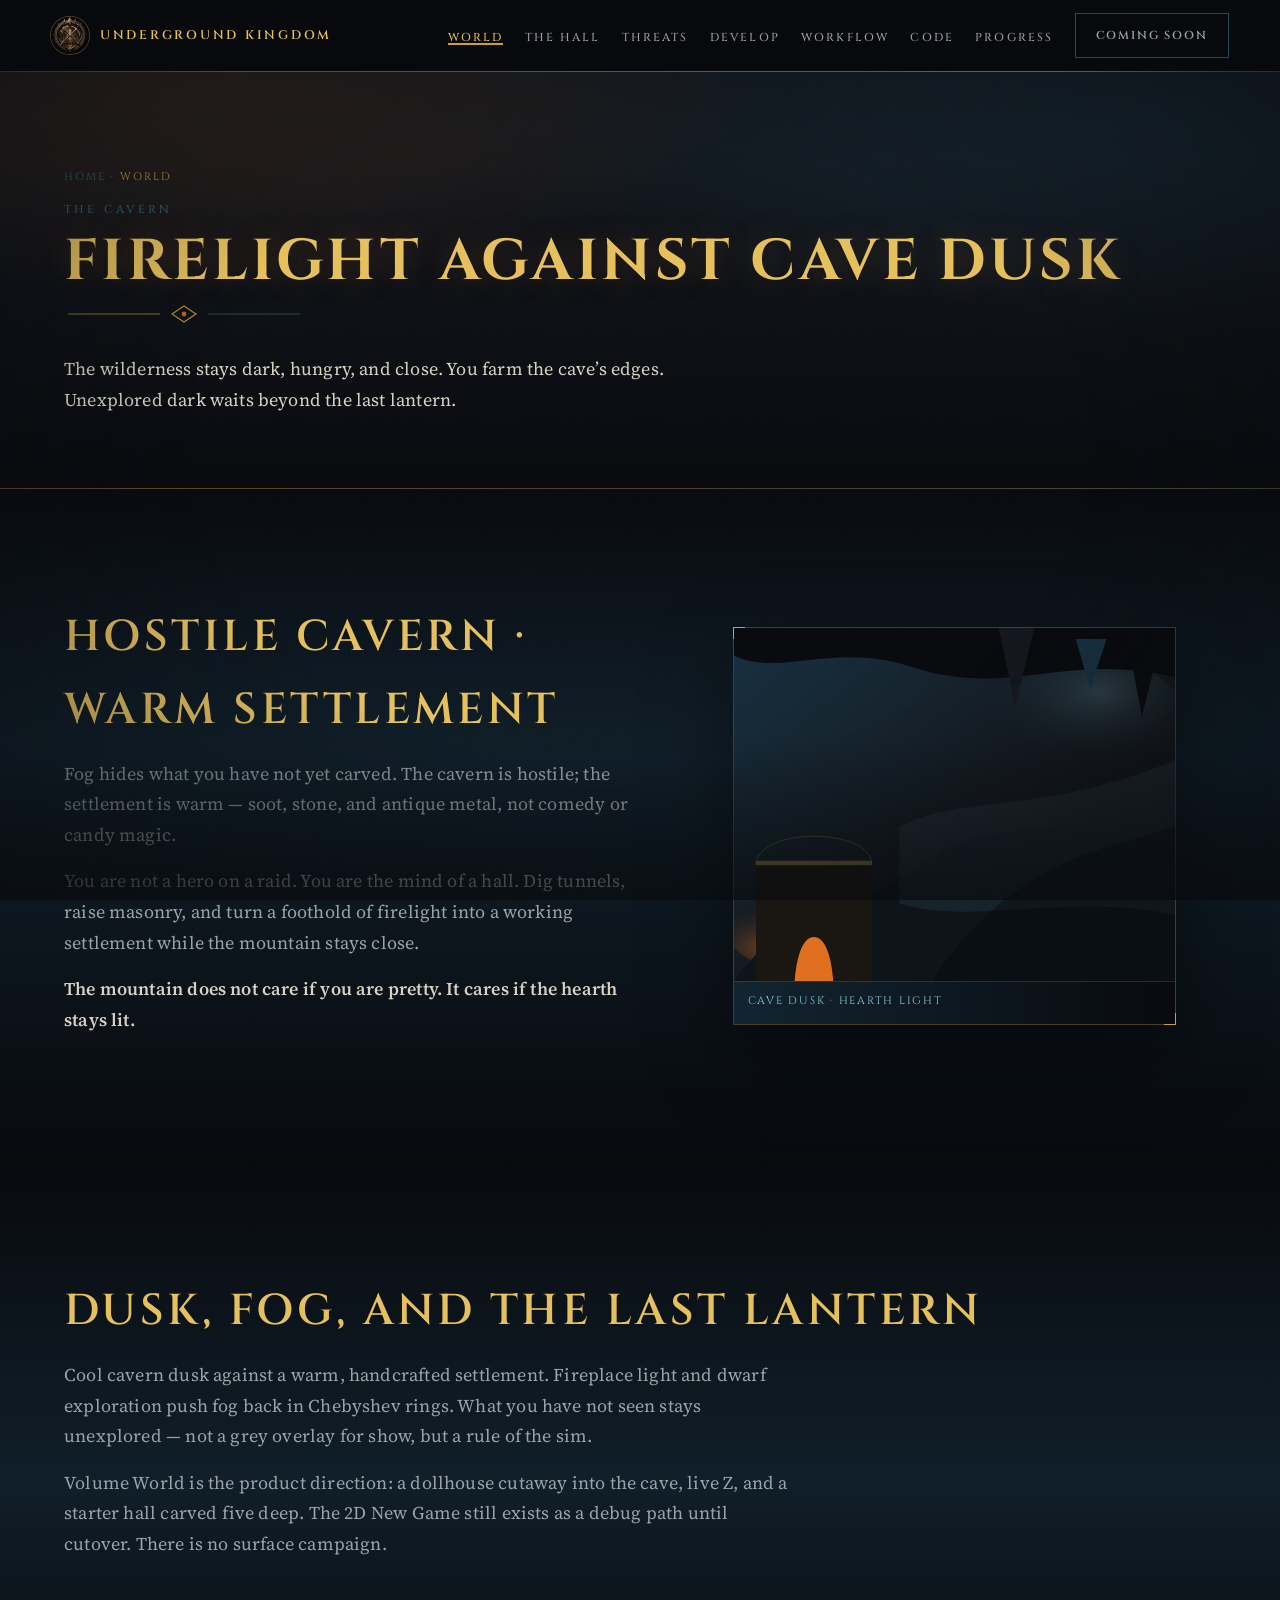
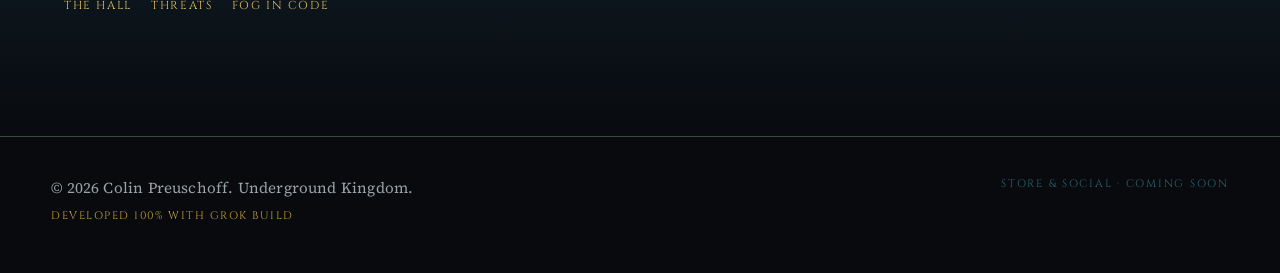
<file: docs/world.html>
<!DOCTYPE html>
<html lang="en">
<head>
  <meta charset="utf-8">
  <meta name="viewport" content="width=device-width, initial-scale=1">
  <title>The cavern — Underground Kingdom</title>
  <meta name="description" content="Firelight against cave dusk. A dwarven colony sim in a hostile underground. Fog, unexplored dark, and a warm hall.">
  <meta name="theme-color" content="#080A0E">
  <meta name="robots" content="index,follow">
  <meta property="og:title" content="The cavern">
  <meta property="og:description" content="Firelight against cave dusk. A dwarven colony sim in a hostile underground. Fog, unexplored dark, and a warm hall.">
  <meta property="og:type" content="website">
  <meta property="og:image" content="https://colinpreuschoff47-a11y.github.io/underground-kingdom-web/assets/og-card.jpg">
  <meta name="twitter:card" content="summary_large_image">
  <meta name="twitter:image" content="https://colinpreuschoff47-a11y.github.io/underground-kingdom-web/assets/og-card.jpg">
  <link rel="icon" href="assets/favicon.png" type="image/png" sizes="32x32">
  <link rel="icon" href="assets/logo-icon-192.png" type="image/png" sizes="192x192">
  <link rel="apple-touch-icon" href="assets/apple-touch-icon.png">
  <link rel="preconnect" href="https://fonts.googleapis.com">
  <link rel="preconnect" href="https://fonts.gstatic.com" crossorigin>
  <link rel="stylesheet" href="https://fonts.googleapis.com/css2?family=Cinzel:wght@400;500;600;700&family=Source+Serif+4:opsz,wght@8..60,400;8..60,500;8..60,600;8..60,700&display=swap">
  <link rel="stylesheet" href="css/styles.css">
  <script>document.documentElement.classList.add("js");</script>
</head>
<body>
  <div class="grain" aria-hidden="true"></div>
  <div class="vignette" aria-hidden="true"></div>

  <a class="skip" href="#main">Skip to content</a>

  <header class="site-nav">
    <a class="wordmark" href="index.html">
      <img src="assets/logo-icon-64.png" width="64" height="64" alt="">
      <span>Underground Kingdom</span>
    </a>
    <button class="nav-toggle" type="button" aria-expanded="false" aria-controls="site-links" aria-label="Open menu">
      <span></span>
    </button>
    <nav aria-label="Primary">
      <ul class="nav-links" id="site-links">
        <li><a href="world.html" aria-current="page">World</a></li>
        <li><a href="hall.html">The Hall</a></li>
        <li><a href="threats.html">Threats</a></li>
        <li><a href="develop.html">Develop</a></li>
        <li><a href="workflow.html">Workflow</a></li>
        <li><a href="code.html">Code</a></li>
        <li><a href="progress.html">Progress</a></li>
        <li><button class="btn btn-mute" type="button" data-coming-soon>Coming soon</button></li>
      </ul>
    </nav>
  </header>

  <main id="main">

    <header class="page-hero">
      <div class="page-hero-inner reveal">
        <p class="crumb"><a href="index.html">Home</a> · <span>World</span></p>
        <p class="kicker">The cavern</p>
        <h1>Firelight against cave dusk</h1>
        <img class="gold-rule" src="assets/ornament.svg" width="240" height="24" alt="">
        <p class="lede">The wilderness stays dark, hungry, and close. You farm the cave’s edges. Unexplored dark waits beyond the last lantern.</p>
        
      </div>
    </header>
    <section class="section world" data-reveal>
      <div class="section-inner split">
        <div class="copy article">
          <h2>Hostile cavern · warm settlement</h2>
          <p>Fog hides what you have not yet carved. The cavern is hostile; the settlement is warm — soot, stone, and antique metal, not comedy or candy magic.</p>
          <p>You are not a hero on a raid. You are the mind of a hall. Dig tunnels, raise masonry, and turn a foothold of firelight into a working settlement while the mountain stays close.</p>
          <p><strong>The mountain does not care if you are pretty. It cares if the hearth stays lit.</strong></p>
        </div>
        <figure class="frame">
          <img src="assets/world-dusk.svg" width="800" height="640" alt="A small firelit hall against a cold, unexplored cavern.">
          <figcaption class="caption">Cave dusk · hearth light</figcaption>
        </figure>
      </div>
    </section>
    <section class="section diary" data-reveal>
      <div class="section-inner article">
        <h2>Dusk, fog, and the last lantern</h2>
        <p>Cool cavern dusk against a warm, handcrafted settlement. Fireplace light and dwarf exploration push fog back in Chebyshev rings. What you have not seen stays unexplored — not a grey overlay for show, but a rule of the sim.</p>
        <p>Volume World is the product direction: a dollhouse cutaway into the cave, live Z, and a starter hall carved five deep. The 2D New Game still exists as a debug path until cutover. There is no surface campaign.</p>
        <ul class="cross-links">
          <li><a href="hall.html">The Hall</a></li>
          <li><a href="threats.html">Threats</a></li>
          <li><a href="code.html">Fog in code</a></li>
        </ul>
      </div>
    </section>

  </main>

  <footer class="site-foot">
    <div>
      <small>© 2026 Colin Preuschoff. Underground Kingdom.</small>
      <span class="credit">Developed 100% with Grok Build</span>
    </div>
    <span class="soon">Store &amp; social · Coming soon</span>
  </footer>

  <dialog class="soon-dialog" id="coming-soon" aria-labelledby="soon-title">
    <h2 id="soon-title">Coming soon</h2>
    <p>Store pages and social channels are not live. Underground Kingdom is in pre-alpha on PC and is not released.</p>
    <button class="btn" type="button">Close</button>
  </dialog>

  <script src="js/main.js"></script>
</body>
</html>
</file>
<file: docs/css/styles.css>
/* Underground Kingdom — public site
   Palette locked: void, cave dusk, antique gold, cloth teal, fire, cave-blue glow.
   Cool cavern vs warm handcrafted settlement. No candy fills. */

:root {
  --void: #080A0E;
  --cave: #163040;
  --cave-deep: #14181E;
  --gold: #C9A03A;
  --gold-light: #E6C05C;
  --teal: #2C6670;
  --fire: #E07020;
  --glow: #8AD0E2;

  --parchment: #D8D1C4;
  --parchment-dim: #9AA3A8;
  --stone-line: color-mix(in srgb, var(--gold) 28%, transparent);
  --warm-wash: color-mix(in srgb, var(--fire) 14%, var(--void));
  --cool-wash: color-mix(in srgb, var(--cave) 55%, var(--void));

  --font-display: "Cinzel", "Palatino Linotype", Palatino, serif;
  --font-body: "Source Serif 4", "Source Serif Pro", Georgia, "Times New Roman", serif;

  --nav-h: 4.5rem;
  --gutter: clamp(1.25rem, 4vw, 4.5rem);
  --max: 72rem;
  --narrow: 42rem;
}

*,
*::before,
*::after { box-sizing: border-box; }

html {
  color-scheme: dark;
  scroll-behavior: smooth;
  scroll-padding-top: calc(var(--nav-h) + 0.75rem);
}

html, body { height: 100%; }

body {
  margin: 0;
  color: var(--parchment);
  background: var(--void);
  font-family: var(--font-body);
  font-size: 1.125rem;
  font-optical-sizing: auto;
  line-height: 1.7;
  letter-spacing: 0.01em;
  -webkit-font-smoothing: antialiased;
  text-rendering: optimizeLegibility;
}

img, svg { display: block; max-width: 100%; height: auto; }

a {
  color: var(--gold-light);
  text-decoration-color: color-mix(in srgb, var(--gold) 45%, transparent);
  text-underline-offset: 0.18em;
}

a:hover { color: var(--gold); }

:focus-visible {
  outline: 2px solid var(--glow);
  outline-offset: 3px;
}

.skip {
  position: absolute;
  left: 0.75rem;
  top: -4rem;
  z-index: 100;
  padding: 0.5rem 0.9rem;
  background: var(--cave-deep);
  color: var(--gold-light);
  border: 1px solid var(--gold);
}
.skip:focus { top: 0.75rem; }

/* Atmosphere overlays */
.grain,
.vignette {
  pointer-events: none;
  position: fixed;
  inset: 0;
  z-index: 40;
}
.grain {
  opacity: 0.07;
  background: url("../assets/grain.svg");
  background-size: 180px 180px;
  mix-blend-mode: overlay;
}
.vignette {
  z-index: 39;
  background:
    radial-gradient(ellipse at center, transparent 50%, rgba(8, 10, 14, 0.55) 100%),
    linear-gradient(to bottom, rgba(8, 10, 14, 0.35), transparent 18%, transparent 82%, rgba(8, 10, 14, 0.55));
}

/* Nav */
.site-nav {
  position: sticky;
  top: 0;
  z-index: 50;
  height: var(--nav-h);
  display: flex;
  align-items: center;
  justify-content: space-between;
  gap: 1rem;
  padding: 0 var(--gutter);
  background: color-mix(in srgb, var(--void) 82%, transparent);
  border-bottom: 1px solid color-mix(in srgb, var(--gold) 22%, transparent);
  backdrop-filter: blur(14px) saturate(1.1);
}
.site-nav::after {
  content: "";
  position: absolute;
  left: 0;
  right: 0;
  bottom: -1px;
  height: 1px;
  background: linear-gradient(90deg, transparent, var(--fire) 18%, var(--gold) 50%, var(--glow) 82%, transparent);
  opacity: 0.35;
}

.wordmark {
  display: flex;
  align-items: center;
  gap: 0.7rem;
  color: inherit;
  text-decoration: none;
  min-width: 0;
}
.wordmark img {
  width: 2rem;
  height: auto;
  flex: none;
}
.wordmark span {
  font-family: var(--font-display);
  font-weight: 600;
  font-size: 0.78rem;
  letter-spacing: 0.22em;
  text-transform: uppercase;
  color: var(--gold-light);
  white-space: nowrap;
}

.nav-links {
  display: flex;
  align-items: center;
  gap: 0.15rem 1.35rem;
  list-style: none;
  margin: 0;
  padding: 0;
}
.nav-links a {
  font-family: var(--font-display);
  font-size: 0.72rem;
  font-weight: 500;
  letter-spacing: 0.18em;
  text-transform: uppercase;
  text-decoration: none;
  color: var(--parchment-dim);
}
.nav-links a:hover,
.nav-links a:focus-visible { color: var(--gold-light); }

.nav-toggle {
  display: none;
  width: 2.5rem;
  height: 2.5rem;
  border: 1px solid var(--stone-line);
  background: transparent;
  color: var(--gold-light);
  cursor: pointer;
}
.nav-toggle span,
.nav-toggle span::before,
.nav-toggle span::after {
  display: block;
  width: 1.1rem;
  height: 1.5px;
  background: currentColor;
  position: relative;
  margin: 0 auto;
}
.nav-toggle span::before,
.nav-toggle span::after {
  content: "";
  position: absolute;
  left: 0;
}
.nav-toggle span::before { top: -6px; }
.nav-toggle span::after { top: 6px; }

/* Buttons */
.btn {
  display: inline-flex;
  align-items: center;
  justify-content: center;
  gap: 0.5rem;
  min-height: 2.85rem;
  padding: 0.55rem 1.25rem;
  border: 1px solid var(--gold);
  background: transparent;
  color: var(--gold-light);
  font-family: var(--font-display);
  font-size: 0.72rem;
  font-weight: 600;
  letter-spacing: 0.16em;
  text-transform: uppercase;
  text-decoration: none;
  cursor: pointer;
  transition: background 0.2s ease, color 0.2s ease, border-color 0.2s ease, box-shadow 0.2s ease;
}
.btn:hover,
.btn:focus-visible {
  background: color-mix(in srgb, var(--gold) 16%, transparent);
  color: var(--gold-light);
  box-shadow: 0 0 24px color-mix(in srgb, var(--gold) 22%, transparent);
}
.btn-fire {
  border-color: var(--fire);
  color: #F3E6D4;
  background: color-mix(in srgb, var(--fire) 18%, transparent);
}
.btn-fire:hover,
.btn-fire:focus-visible {
  background: color-mix(in srgb, var(--fire) 32%, transparent);
  box-shadow: 0 0 28px color-mix(in srgb, var(--fire) 30%, transparent);
}
.btn-mute {
  border-color: color-mix(in srgb, var(--teal) 70%, var(--void));
  color: var(--parchment-dim);
}
.btn-mute:hover,
.btn-mute:focus-visible {
  border-color: var(--teal);
  color: var(--glow);
  background: color-mix(in srgb, var(--teal) 16%, transparent);
  box-shadow: none;
}

/* Hero */
.hero {
  position: relative;
  min-height: min(46rem, calc(100vh - var(--nav-h)));
  display: grid;
  align-items: end;
  overflow: hidden;
  isolation: isolate;
}
.hero-art {
  position: absolute;
  inset: 0;
  z-index: -2;
}
.hero-art img,
.hero-art svg {
  width: 100%;
  height: 100%;
  object-fit: cover;
}
.hero-shade {
  position: absolute;
  inset: 0;
  z-index: -1;
  background:
    linear-gradient(90deg, rgba(8, 10, 14, 0.78) 0%, rgba(8, 10, 14, 0.42) 34%, rgba(8, 10, 14, 0.08) 58%, rgba(8, 10, 14, 0.45) 100%),
    linear-gradient(to top, rgba(8, 10, 14, 0.7) 0%, rgba(8, 10, 14, 0.08) 46%, rgba(8, 10, 14, 0.28) 100%);
}
.hero-inner {
  width: min(100%, var(--max));
  margin: 0 auto;
  padding: clamp(3rem, 8vh, 6rem) var(--gutter) clamp(3.5rem, 9vh, 6.5rem);
}
.kicker {
  margin: 0 0 0.85rem;
  font-family: var(--font-display);
  font-size: 0.72rem;
  font-weight: 500;
  letter-spacing: 0.28em;
  text-transform: uppercase;
  color: var(--teal);
}
.hero h1 {
  margin: 0 0 0.65rem;
  font-family: var(--font-display);
  font-weight: 700;
  font-size: clamp(2.4rem, 7.2vw, 5.6rem);
  line-height: 0.95;
  letter-spacing: 0.04em;
  text-transform: uppercase;
  color: var(--gold-light);
  text-shadow: 0 0 40px color-mix(in srgb, var(--fire) 25%, transparent);
}
.tagline {
  margin: 0 0 1.4rem;
  max-width: 28ch;
  font-size: clamp(1.2rem, 2.4vw, 1.75rem);
  font-style: italic;
  font-weight: 500;
  line-height: 1.35;
  color: var(--parchment);
}
.lede {
  max-width: 38rem;
  margin: 0 0 1rem;
  color: var(--parchment);
}
.lede + .lede { color: var(--parchment-dim); }
.hero-actions {
  display: flex;
  flex-wrap: wrap;
  gap: 0.75rem;
  margin: 1.75rem 0 1.5rem;
}
.status-chips {
  display: flex;
  flex-wrap: wrap;
  gap: 0.5rem;
  padding: 0;
  margin: 0;
  list-style: none;
}
.status-chips li {
  font-family: var(--font-display);
  font-size: 0.68rem;
  letter-spacing: 0.16em;
  text-transform: uppercase;
  color: var(--glow);
  border: 1px solid color-mix(in srgb, var(--teal) 55%, transparent);
  padding: 0.28rem 0.6rem;
  background: color-mix(in srgb, var(--cave) 35%, transparent);
}

/* Shared layout */
.section {
  position: relative;
  padding: clamp(4rem, 9vw, 7rem) var(--gutter);
}
.section-inner {
  width: min(100%, var(--max));
  margin: 0 auto;
}
.section h2 {
  margin: 0 0 0.75rem;
  font-family: var(--font-display);
  font-size: clamp(1.7rem, 3.6vw, 2.7rem);
  font-weight: 600;
  letter-spacing: 0.08em;
  text-transform: uppercase;
  color: var(--gold-light);
}
.section h3 {
  margin: 0 0 0.4rem;
  font-family: var(--font-display);
  font-size: 1.05rem;
  font-weight: 600;
  letter-spacing: 0.12em;
  text-transform: uppercase;
  color: var(--gold);
}
.section p { margin: 0 0 1rem; color: var(--parchment-dim); }
.section p strong { color: var(--parchment); font-weight: 600; }
.gold-rule {
  width: min(100%, 15rem);
  height: auto;
  margin: 0 0 1.75rem;
  opacity: 0.85;
}

.split {
  display: grid;
  grid-template-columns: 1.05fr 0.95fr;
  gap: clamp(1.5rem, 4vw, 3.5rem);
  align-items: center;
}
.split.reverse { grid-template-columns: 0.95fr 1.05fr; }
.split.reverse .copy { order: 2; }
.split.reverse .frame { order: 1; }

.frame {
  position: relative;
  border: 1px solid color-mix(in srgb, var(--gold) 28%, transparent);
  background: var(--cave-deep);
  box-shadow:
    inset 0 0 0 1px color-mix(in srgb, var(--teal) 25%, transparent),
    0 30px 80px rgba(0, 0, 0, 0.45);
}
.frame::before,
.frame::after {
  content: "";
  position: absolute;
  width: 12px;
  height: 12px;
  border: 1px solid var(--gold);
  pointer-events: none;
}
.frame::before { top: -1px; left: -1px; border-right: 0; border-bottom: 0; }
.frame::after { bottom: -1px; right: -1px; border-left: 0; border-top: 0; }
.frame img { width: 100%; height: auto; }

.caption {
  margin: 0;
  padding: 0.65rem 0.85rem 0.8rem;
  font-family: var(--font-display);
  font-size: 0.68rem;
  letter-spacing: 0.16em;
  text-transform: uppercase;
  color: var(--glow);
  background: linear-gradient(90deg, color-mix(in srgb, var(--cave) 70%, var(--void)), var(--void));
  border-top: 1px solid color-mix(in srgb, var(--teal) 40%, transparent);
}

.world { background: linear-gradient(180deg, var(--void), var(--cool-wash) 40%, var(--void)); }
.hall {
  background:
    radial-gradient(ellipse at 20% 80%, color-mix(in srgb, var(--fire) 16%, transparent), transparent 42%),
    linear-gradient(180deg, var(--void), var(--warm-wash), var(--void));
}
.threats {
  background: linear-gradient(180deg, var(--void), var(--cave-deep) 50%, var(--void));
}
.features {
  background:
    radial-gradient(ellipse at 80% 10%, color-mix(in srgb, var(--cave) 40%, transparent), transparent 45%),
    var(--void);
}

/* Works / labor */
.works {
  display: grid;
  grid-template-columns: repeat(3, 1fr);
  gap: 0.7rem;
  margin: 1.75rem 0 0;
  padding: 0;
  list-style: none;
}
.works li {
  padding: 0.85rem 0.9rem 0.95rem;
  background: color-mix(in srgb, var(--cave-deep) 80%, var(--void));
  border: 1px solid color-mix(in srgb, var(--gold) 20%, transparent);
  box-shadow: inset 0 -2px 0 color-mix(in srgb, var(--fire) 35%, transparent);
}
.works .mark {
  display: block;
  width: 1.4rem;
  height: 0.15rem;
  margin-bottom: 0.55rem;
  background: var(--gold);
}
.works span {
  font-family: var(--font-display);
  font-size: 0.78rem;
  letter-spacing: 0.12em;
  text-transform: uppercase;
  color: var(--parchment);
}

.labor {
  display: flex;
  flex-wrap: wrap;
  gap: 0.45rem;
  margin: 1.25rem 0 0;
  padding: 0;
  list-style: none;
}
.labor li {
  font-family: var(--font-display);
  font-size: 0.68rem;
  letter-spacing: 0.14em;
  text-transform: uppercase;
  color: var(--glow);
  padding: 0.35rem 0.65rem;
  border: 1px solid color-mix(in srgb, var(--teal) 60%, transparent);
  background: color-mix(in srgb, var(--teal) 16%, var(--void));
}

/* Threats */
.threat-grid {
  display: grid;
  grid-template-columns: repeat(4, 1fr);
  gap: 1rem;
  margin: 2rem 0 0;
  padding: 0;
  list-style: none;
}
.threat {
  background: var(--void);
  border: 1px solid color-mix(in srgb, var(--gold) 22%, transparent);
  display: flex;
  flex-direction: column;
}
.threat img {
  width: 100%;
  aspect-ratio: 320 / 220;
  object-fit: cover;
  background: var(--cave);
}
.threat-body { padding: 1rem 1rem 1.15rem; }
.threat h3 { color: var(--gold-light); }
.threat p {
  margin: 0;
  font-size: 1rem;
}

/* Features */
.feature-grid {
  display: grid;
  grid-template-columns: repeat(3, 1fr);
  gap: 1rem;
  margin: 2rem 0 0;
  padding: 0;
  list-style: none;
}
.feature {
  padding: 1.25rem 1.2rem 1.4rem;
  background: linear-gradient(180deg, color-mix(in srgb, var(--cave) 28%, var(--void)), var(--void));
  border: 1px solid color-mix(in srgb, var(--gold) 18%, transparent);
  border-top: 1px solid var(--gold);
}
.feature p { margin: 0; }

.loop {
  margin: 2.5rem 0 0;
  padding: 1.25rem 1.25rem 1.4rem;
  border: 1px solid color-mix(in srgb, var(--teal) 50%, transparent);
  background: color-mix(in srgb, var(--cave) 22%, var(--void));
}
.loop ol {
  display: flex;
  flex-wrap: wrap;
  gap: 0.55rem 1.1rem;
  margin: 0.75rem 0 0;
  padding: 0;
  list-style: none;
  counter-reset: loop;
}
.loop li {
  counter-increment: loop;
  font-family: var(--font-display);
  font-size: 0.78rem;
  letter-spacing: 0.08em;
  text-transform: uppercase;
  color: var(--parchment);
  display: flex;
  align-items: center;
  gap: 0.45rem;
}
.loop li::before {
  content: counter(loop);
  display: inline-flex;
  align-items: center;
  justify-content: center;
  width: 1.35rem;
  height: 1.35rem;
  border: 1px solid var(--gold);
  color: var(--gold-light);
  font-size: 0.68rem;
}

/* Status strip */
.status {
  padding: 2.4rem var(--gutter);
  background: linear-gradient(90deg, var(--cave-deep), var(--cave), var(--cave-deep));
  border-block: 1px solid color-mix(in srgb, var(--gold) 28%, transparent);
  text-align: center;
}
.status p {
  margin: 0.25rem auto 0;
  max-width: 40rem;
  color: var(--parchment-dim);
}
.status .dev {
  font-family: var(--font-display);
  letter-spacing: 0.18em;
  text-transform: uppercase;
  font-size: 0.78rem;
  color: var(--gold-light);
}

/* Footer */
.site-foot {
  padding: 2.4rem var(--gutter) 3rem;
  display: flex;
  flex-wrap: wrap;
  justify-content: space-between;
  gap: 1rem;
  color: var(--parchment-dim);
  font-size: 0.95rem;
  border-top: 1px solid color-mix(in srgb, var(--cave) 80%, var(--gold));
}
.site-foot small { font-size: inherit; }
.site-foot .soon {
  font-family: var(--font-display);
  font-size: 0.68rem;
  letter-spacing: 0.16em;
  text-transform: uppercase;
  color: var(--teal);
}

/* Dialog */
.soon-dialog {
  width: min(28rem, calc(100vw - 2rem));
  padding: 1.5rem 1.5rem 1.35rem;
  border: 1px solid var(--gold);
  background: var(--cave-deep);
  color: var(--parchment);
  box-shadow: 0 30px 80px rgba(0, 0, 0, 0.6);
}
.soon-dialog::backdrop {
  background: color-mix(in srgb, var(--void) 78%, transparent);
}
.soon-dialog h2 {
  margin: 0 0 0.6rem;
  font-family: var(--font-display);
  font-size: 1.05rem;
  letter-spacing: 0.12em;
  text-transform: uppercase;
  color: var(--gold-light);
}
.soon-dialog p { margin: 0 0 1.1rem; color: var(--parchment-dim); }
.soon-dialog .btn { width: 100%; }

/* Reveal */
.js [data-reveal] {
  opacity: 0;
  transform: translateY(1.1rem);
}
.js [data-reveal].reveal,
.hero-inner.reveal {
  animation: rise 0.9s ease forwards;
}
.hero-inner.reveal { animation-delay: 0.08s; }
@keyframes rise {
  to { opacity: 1; transform: none; }
}

/* Responsive */
@media (max-width: 980px) {
  .split,
  .split.reverse { grid-template-columns: 1fr; }
  .split.reverse .copy,
  .split.reverse .frame { order: unset; }
  .threat-grid { grid-template-columns: 1fr 1fr; }
  .feature-grid { grid-template-columns: 1fr 1fr; }
}

@media (max-width: 720px) {
  .nav-toggle { display: inline-flex; align-items: center; justify-content: center; }
  .nav-links {
    position: absolute;
    top: var(--nav-h);
    right: 0;
    left: 0;
    display: none;
    flex-direction: column;
    align-items: stretch;
    gap: 0;
    padding: 0.5rem var(--gutter) 1rem;
    background: color-mix(in srgb, var(--void) 94%, var(--cave));
    border-bottom: 1px solid var(--gold);
  }
  .nav-open .nav-links { display: flex; }
  .nav-links a,
  .nav-links .btn { padding: 0.7rem 0; }
  .works { grid-template-columns: 1fr 1fr; }
  .feature-grid { grid-template-columns: 1fr; }
  .wordmark span { letter-spacing: 0.14em; font-size: 0.7rem; }
}

@media (max-width: 540px) {
  .threat-grid { grid-template-columns: 1fr; }
  .works { grid-template-columns: 1fr; }
  .hero h1 { letter-spacing: 0.02em; }
}

@media (prefers-reduced-motion: reduce) {
  html { scroll-behavior: auto; }
  .js [data-reveal],
  .reveal { opacity: 1; transform: none; animation: none; }
  .grain { display: none; }
}

/* ── Multi-page: active nav, article, tables, code, timeline, workflow ── */

.nav-links a[aria-current="page"] {
  color: var(--gold-light);
  box-shadow: inset 0 -2px 0 var(--gold);
}

.site-nav nav { min-width: 0; }

.page-hero {
  position: relative;
  padding: clamp(3.5rem, 8vw, 6rem) var(--gutter) clamp(2.5rem, 5vw, 3.5rem);
  background:
    radial-gradient(ellipse at 12% 0%, color-mix(in srgb, var(--fire) 14%, transparent), transparent 38%),
    radial-gradient(ellipse at 88% 10%, color-mix(in srgb, var(--cave) 50%, transparent), transparent 42%),
    linear-gradient(180deg, var(--cave-deep), var(--void));
  border-bottom: 1px solid var(--stone-line);
  overflow: hidden;
}
.page-hero-inner {
  width: min(100%, var(--max));
  margin: 0 auto;
}
.page-hero .lede { max-width: 40rem; }
.page-hero h1 {
  margin: 0 0 0.65rem;
  font-family: var(--font-display);
  font-weight: 700;
  font-size: clamp(2rem, 5.4vw, 3.6rem);
  line-height: 1.02;
  letter-spacing: 0.06em;
  text-transform: uppercase;
  color: var(--gold-light);
  text-shadow: 0 0 32px color-mix(in srgb, var(--fire) 22%, transparent);
}

.narrow { width: min(100%, 48rem); }
.section-inner.wide { width: min(100%, var(--max)); }

.crumb {
  margin: 0 0 0.85rem;
  font-family: var(--font-display);
  font-size: 0.68rem;
  letter-spacing: 0.18em;
  text-transform: uppercase;
  color: var(--parchment-dim);
}
.crumb a { color: var(--teal); text-decoration: none; }
.crumb a:hover { color: var(--gold-light); }
.crumb span { color: var(--gold); }

.page-actions {
  display: flex;
  flex-wrap: wrap;
  gap: 0.75rem;
  margin: 1.25rem 0 0;
}

.band {
  padding: clamp(2.4rem, 6vw, 3.6rem) var(--gutter);
  background:
    radial-gradient(ellipse at 20% 50%, color-mix(in srgb, var(--fire) 18%, transparent), transparent 46%),
    linear-gradient(90deg, var(--cave-deep), color-mix(in srgb, var(--cave) 70%, var(--void)), var(--cave-deep));
  border-block: 1px solid color-mix(in srgb, var(--gold) 32%, transparent);
}
.band-inner {
  width: min(100%, var(--max));
  margin: 0 auto;
}
.band h2 {
  margin: 0 0 0.6rem;
  font-family: var(--font-display);
  font-size: clamp(1.35rem, 2.8vw, 2rem);
  letter-spacing: 0.1em;
  text-transform: uppercase;
  color: var(--gold-light);
}
.band p { margin: 0 0 0.85rem; color: var(--parchment-dim); max-width: 46rem; }
.band p strong { color: var(--parchment); }

.tease-link {
  display: inline-flex;
  margin-top: 0.4rem;
  font-family: var(--font-display);
  font-size: 0.72rem;
  letter-spacing: 0.16em;
  text-transform: uppercase;
  text-decoration: none;
  color: var(--gold-light);
}
.tease-link:hover { color: var(--fire); }

.studio { background: linear-gradient(180deg, var(--void), var(--cave-deep) 48%, var(--void)); }
.diary { background: linear-gradient(180deg, var(--void), var(--cool-wash) 55%, var(--void)); }

.article h2,
.prose h2 {
  margin: 2.2rem 0 0.7rem;
}
.article h2:first-child,
.prose h2:first-child { margin-top: 0; }
.article h3,
.prose h3 { margin-top: 1.6rem; }
.article p,
.prose p { max-width: 46rem; }
.article ul,
.article ol { color: var(--parchment-dim); max-width: 46rem; }
.article li { margin: 0.3rem 0; }
.article blockquote,
blockquote.quote {
  margin: 1.4rem 0;
  padding: 0.9rem 1.1rem 1rem 1.2rem;
  border-left: 3px solid var(--gold);
  background: color-mix(in srgb, var(--cave-deep) 80%, var(--void));
  color: var(--parchment);
  font-style: italic;
}
blockquote.quote p { margin: 0; color: var(--parchment); }
blockquote.quote footer {
  margin-top: 0.55rem;
  font-style: normal;
  font-family: var(--font-display);
  font-size: 0.68rem;
  letter-spacing: 0.14em;
  text-transform: uppercase;
  color: var(--teal);
}

.artifact {
  margin: 1.75rem 0 2.4rem;
  padding: 0;
  border: 1px solid color-mix(in srgb, var(--gold) 24%, transparent);
  background: color-mix(in srgb, var(--cave-deep) 88%, var(--void));
  box-shadow: 0 24px 60px rgba(0, 0, 0, 0.35);
}
.artifact > header {
  padding: 1rem 1.15rem 0.85rem;
  border-bottom: 1px solid color-mix(in srgb, var(--teal) 35%, transparent);
  background: linear-gradient(90deg, color-mix(in srgb, var(--cave) 40%, var(--void)), var(--void));
}
.artifact > header h3 { margin: 0 0 0.25rem; color: var(--gold-light); }
.artifact .file-cap {
  margin: 0;
  font-family: var(--font-display);
  font-size: 0.66rem;
  letter-spacing: 0.12em;
  text-transform: uppercase;
  color: var(--glow);
}
.artifact .body { padding: 1.1rem 1.15rem 1.3rem; }
.artifact .body p:last-child { margin-bottom: 0; }

.file-path {
  display: inline-block;
  margin: 0 0 0.7rem;
  font-family: ui-monospace, "Cascadia Code", "Source Code Pro", Consolas, monospace;
  font-size: 0.78rem;
  letter-spacing: 0;
  text-transform: none;
  color: var(--glow);
  word-break: break-all;
}

/* Tables */
.sheet,
table.data {
  width: 100%;
  border-collapse: collapse;
  margin: 1rem 0 1.4rem;
  font-size: 1rem;
}
.sheet caption,
table.data caption {
  caption-side: top;
  text-align: left;
  margin: 0 0 0.55rem;
  font-family: var(--font-display);
  font-size: 0.68rem;
  letter-spacing: 0.16em;
  text-transform: uppercase;
  color: var(--teal);
}
.sheet th,
.sheet td,
table.data th,
table.data td {
  text-align: left;
  vertical-align: top;
  padding: 0.65rem 0.8rem;
  border-bottom: 1px solid color-mix(in srgb, var(--gold) 16%, transparent);
}
.sheet th,
table.data th {
  font-family: var(--font-display);
  font-size: 0.7rem;
  letter-spacing: 0.12em;
  text-transform: uppercase;
  color: var(--gold);
  background: color-mix(in srgb, var(--cave) 28%, var(--void));
  font-weight: 600;
}
.sheet td,
table.data td { color: var(--parchment-dim); }
.sheet tr:last-child td,
table.data tr:last-child td { border-bottom: 0; }
.sheet tbody tr:hover td,
table.data tbody tr:hover td {
  background: color-mix(in srgb, var(--cave) 22%, transparent);
}

/* Badges */
.badge {
  display: inline-flex;
  align-items: center;
  gap: 0.3rem;
  padding: 0.18rem 0.5rem;
  font-family: var(--font-display);
  font-size: 0.62rem;
  letter-spacing: 0.14em;
  text-transform: uppercase;
  border: 1px solid color-mix(in srgb, var(--teal) 55%, transparent);
  color: var(--glow);
  background: color-mix(in srgb, var(--teal) 14%, var(--void));
  white-space: nowrap;
}
.badge-done {
  border-color: color-mix(in srgb, var(--gold) 55%, transparent);
  color: var(--gold-light);
  background: color-mix(in srgb, var(--gold) 12%, var(--void));
}
.badge-go {
  border-color: color-mix(in srgb, var(--fire) 55%, transparent);
  color: #F3E6D4;
  background: color-mix(in srgb, var(--fire) 14%, var(--void));
}
.badge-wait {
  border-color: color-mix(in srgb, var(--parchment-dim) 40%, transparent);
  color: var(--parchment-dim);
  background: transparent;
}

/* Code blocks — dark stone, gold comments */
pre.code,
pre > code,
.code-block {
  display: block;
  margin: 0;
  padding: 1rem 1.1rem 1.15rem;
  overflow-x: auto;
  background:
    linear-gradient(180deg, #12161c, #0b0e12);
  border: 1px solid color-mix(in srgb, var(--gold) 18%, transparent);
  box-shadow: inset 0 1px 0 color-mix(in srgb, var(--teal) 18%, transparent);
  color: var(--parchment);
  font-family: ui-monospace, "Cascadia Code", "Source Code Pro", Consolas, "Courier New", monospace;
  font-size: 0.82rem;
  line-height: 1.55;
  letter-spacing: 0;
  tab-size: 4;
  white-space: pre;
}
.artifact pre.code { border: 0; border-top: 1px solid color-mix(in srgb, var(--teal) 28%, transparent); }
.cmt,
.code .cmt { color: var(--gold); font-style: italic; }
.kw { color: var(--glow); }
.code-wrap { margin: 1rem 0 0; overflow: hidden; }

/* Workflow steps */
.pipeline {
  margin: 1.5rem 0 2rem;
  padding: 0;
  list-style: none;
  counter-reset: pipe;
  max-width: 46rem;
}
.pipeline li {
  position: relative;
  counter-increment: pipe;
  margin: 0 0 0.85rem;
  padding: 1rem 1.1rem 1.05rem 3.4rem;
  border: 1px solid color-mix(in srgb, var(--gold) 20%, transparent);
  background: color-mix(in srgb, var(--cave-deep) 75%, var(--void));
}
.pipeline li::before {
  content: counter(pipe, decimal-leading-zero);
  position: absolute;
  left: 0.85rem;
  top: 1.05rem;
  font-family: var(--font-display);
  font-size: 0.78rem;
  letter-spacing: 0.08em;
  color: var(--gold-light);
}
.pipeline strong {
  display: block;
  font-family: var(--font-display);
  font-size: 0.82rem;
  letter-spacing: 0.1em;
  text-transform: uppercase;
  color: var(--gold-light);
  font-weight: 600;
  margin-bottom: 0.25rem;
}
.pipeline span { color: var(--parchment-dim); }

/* Timeline */
.eras { margin: 0; padding: 0; list-style: none; }
.era {
  position: relative;
  margin: 0 0 2.2rem;
  padding: 0 0 0.4rem 1.5rem;
  border-left: 2px solid color-mix(in srgb, var(--gold) 35%, transparent);
}
.era::before {
  content: "";
  position: absolute;
  left: -0.4rem;
  top: 0.35rem;
  width: 0.7rem;
  height: 0.7rem;
  background: var(--gold);
  box-shadow: 0 0 12px color-mix(in srgb, var(--fire) 50%, transparent);
}
.era h3 { margin-top: 0; }
.era .when {
  margin: 0 0 0.55rem;
  font-family: var(--font-display);
  font-size: 0.68rem;
  letter-spacing: 0.18em;
  text-transform: uppercase;
  color: var(--teal);
}
.commit-list {
  margin: 0.8rem 0 0;
  padding: 0;
  list-style: none;
}
.commit-list li {
  display: grid;
  grid-template-columns: 7.2rem 1fr;
  gap: 0.75rem;
  padding: 0.45rem 0;
  border-top: 1px solid color-mix(in srgb, var(--gold) 12%, transparent);
  font-size: 1rem;
}
.commit-list time {
  font-family: var(--font-display);
  font-size: 0.72rem;
  letter-spacing: 0.08em;
  color: var(--glow);
  padding-top: 0.2rem;
}
.commit-list .done { color: var(--parchment); }
.commit-list .left { color: var(--parchment-dim); }
.remain-box {
  margin-top: 1rem;
  padding: 1rem 1.1rem;
  border: 1px dashed color-mix(in srgb, var(--fire) 45%, transparent);
  background: color-mix(in srgb, var(--fire) 8%, var(--void));
}
.remain-box h4 {
  margin: 0 0 0.45rem;
  font-family: var(--font-display);
  font-size: 0.78rem;
  letter-spacing: 0.14em;
  text-transform: uppercase;
  color: var(--fire);
}
.remain-box ul { margin: 0; padding-left: 1.15rem; color: var(--parchment-dim); }

.cross-links {
  display: flex;
  flex-wrap: wrap;
  gap: 0.6rem 1.2rem;
  margin: 1.5rem 0 0;
  padding: 0;
  list-style: none;
}
.cross-links a {
  font-family: var(--font-display);
  font-size: 0.72rem;
  letter-spacing: 0.14em;
  text-transform: uppercase;
  text-decoration: none;
}

.site-foot small { display: block; max-width: 42rem; }
.site-foot .credit {
  display: block;
  margin-top: 0.35rem;
  font-family: var(--font-display);
  font-size: 0.68rem;
  letter-spacing: 0.14em;
  text-transform: uppercase;
  color: var(--gold);
}

.lost-links {
  display: flex;
  flex-wrap: wrap;
  justify-content: center;
  gap: 0.45rem 1rem;
  margin: 1.5rem 0 0;
  padding: 0;
  list-style: none;
}
.lost-links a {
  font-family: var(--font-display);
  font-size: 0.7rem;
  letter-spacing: 0.12em;
  text-transform: uppercase;
}

@media (max-width: 1120px) {
  .nav-toggle { display: inline-flex; align-items: center; justify-content: center; }
  .nav-links {
    position: absolute;
    top: 100%;
    right: 0;
    left: 0;
    display: none;
    flex-direction: column;
    align-items: stretch;
    gap: 0;
    padding: 0.5rem var(--gutter) 1rem;
    background: color-mix(in srgb, var(--void) 94%, var(--cave));
    border-bottom: 1px solid var(--gold);
  }
  .nav-open .nav-links { display: flex; }
  .nav-links a,
  .nav-links .btn { padding: 0.7rem 0; }
}

@media (max-width: 720px) {
  .commit-list li { grid-template-columns: 1fr; gap: 0.15rem; }
  .pipeline li { padding-left: 3.1rem; }
}

@media (prefers-reduced-motion: reduce) {
  .era::before { box-shadow: none; }
}


/* Multi-page nav must grow; tables and code must not blow the layout */
.site-nav {
  height: auto;
  min-height: var(--nav-h);
}
.sheet,
table.data {
  max-width: 100%;
  overflow-x: auto;
}
pre.code {
  max-width: 100%;
}


/* Spoilers — full briefs / plans */
.spoiler {
  margin: 1.25rem 0 0;
  border: 1px solid color-mix(in srgb, var(--gold) 28%, transparent);
  background: color-mix(in srgb, var(--cave-deep) 72%, var(--void));
  border-radius: 2px;
}
.spoiler > summary {
  cursor: pointer;
  list-style: none;
  padding: 0.85rem 1.1rem;
  font-family: var(--font-display);
  font-size: 0.95rem;
  letter-spacing: 0.04em;
  color: var(--gold-light);
  user-select: none;
}
.spoiler > summary::-webkit-details-marker { display: none; }
.spoiler > summary::before {
  content: "▸ ";
  color: var(--fire);
  margin-right: 0.35rem;
}
.spoiler[open] > summary::before { content: "▾ "; }
.spoiler > summary:hover { color: var(--gold); }
.spoiler-body {
  padding: 0 1.1rem 1.35rem;
  border-top: 1px solid color-mix(in srgb, var(--gold) 18%, transparent);
  max-height: min(70vh, 48rem);
  overflow: auto;
}
.md-doc {
  font-size: 0.98rem;
  line-height: 1.65;
  color: var(--parchment-dim);
}
.md-doc h1, .md-doc h2, .md-doc h3, .md-doc h4 {
  font-family: var(--font-display);
  color: var(--gold-light);
  letter-spacing: 0.03em;
  margin: 1.4rem 0 0.55rem;
  line-height: 1.25;
}
.md-doc h1 { font-size: 1.45rem; }
.md-doc h2 { font-size: 1.2rem; }
.md-doc h3 { font-size: 1.05rem; }
.md-doc p, .md-doc li { color: var(--parchment); }
.md-doc a { color: var(--gold-light); }
.md-doc code {
  font-family: ui-monospace, "Cascadia Code", "SF Mono", Menlo, Consolas, monospace;
  font-size: 0.88em;
  color: var(--glow);
  background: color-mix(in srgb, var(--void) 70%, transparent);
  padding: 0.08em 0.35em;
  border-radius: 2px;
}
.md-doc pre {
  overflow: auto;
  padding: 0.9rem 1rem;
  background: var(--void);
  border: 1px solid color-mix(in srgb, var(--teal) 35%, transparent);
  border-radius: 2px;
  font-size: 0.82rem;
  line-height: 1.5;
}
.md-doc pre code {
  background: none;
  padding: 0;
  color: var(--parchment);
  white-space: pre;
}
.md-doc table {
  width: 100%;
  border-collapse: collapse;
  margin: 0.85rem 0 1.1rem;
  font-size: 0.92rem;
}
.md-doc th, .md-doc td {
  border: 1px solid color-mix(in srgb, var(--gold) 22%, transparent);
  padding: 0.45rem 0.65rem;
  text-align: left;
  vertical-align: top;
}
.md-doc th {
  background: color-mix(in srgb, var(--cave) 45%, var(--void));
  color: var(--gold-light);
  font-family: var(--font-display);
  font-weight: 500;
  letter-spacing: 0.03em;
}
.md-doc blockquote {
  margin: 0.9rem 0;
  padding: 0.35rem 0 0.35rem 0.9rem;
  border-left: 2px solid var(--fire);
  color: var(--parchment-dim);
}
.md-doc hr {
  border: 0;
  border-top: 1px solid color-mix(in srgb, var(--gold) 25%, transparent);
  margin: 1.4rem 0;
}
.md-doc ul, .md-doc ol { padding-left: 1.35rem; }
@media (prefers-reduced-motion: reduce) {
  .spoiler { scroll-behavior: auto; }
}


/* Official logos */
.wordmark img {
  width: 2.35rem;
  height: 2.35rem;
  object-fit: contain;
  border-radius: 50%;
  box-shadow: 0 0 0 1px color-mix(in srgb, var(--gold) 35%, transparent);
}
.hero-logo {
  display: block;
  width: min(36rem, 92vw);
  height: auto;
  margin: 0.35rem 0 1rem;
  filter: drop-shadow(0 8px 28px rgba(0, 0, 0, 0.65));
}
.hero-inner .tagline {
  margin-top: 0.25rem;
}
.hero h1.sr-only,
.sr-only {
  position: absolute;
  width: 1px;
  height: 1px;
  padding: 0;
  margin: -1px;
  overflow: hidden;
  clip: rect(0, 0, 0, 0);
  white-space: nowrap;
  border: 0;
}
.brand-crest {
  display: block;
  width: min(14rem, 55vw);
  height: auto;
  margin: 0 auto 1.25rem;
  border-radius: 50%;
  box-shadow:
    0 0 0 1px color-mix(in srgb, var(--gold) 30%, transparent),
    0 12px 40px rgba(0, 0, 0, 0.55);
}
.page-hero .brand-crest {
  margin-left: 0;
}
@media (max-width: 640px) {
  .hero-logo { width: min(22rem, 94vw); }
}
</file>
